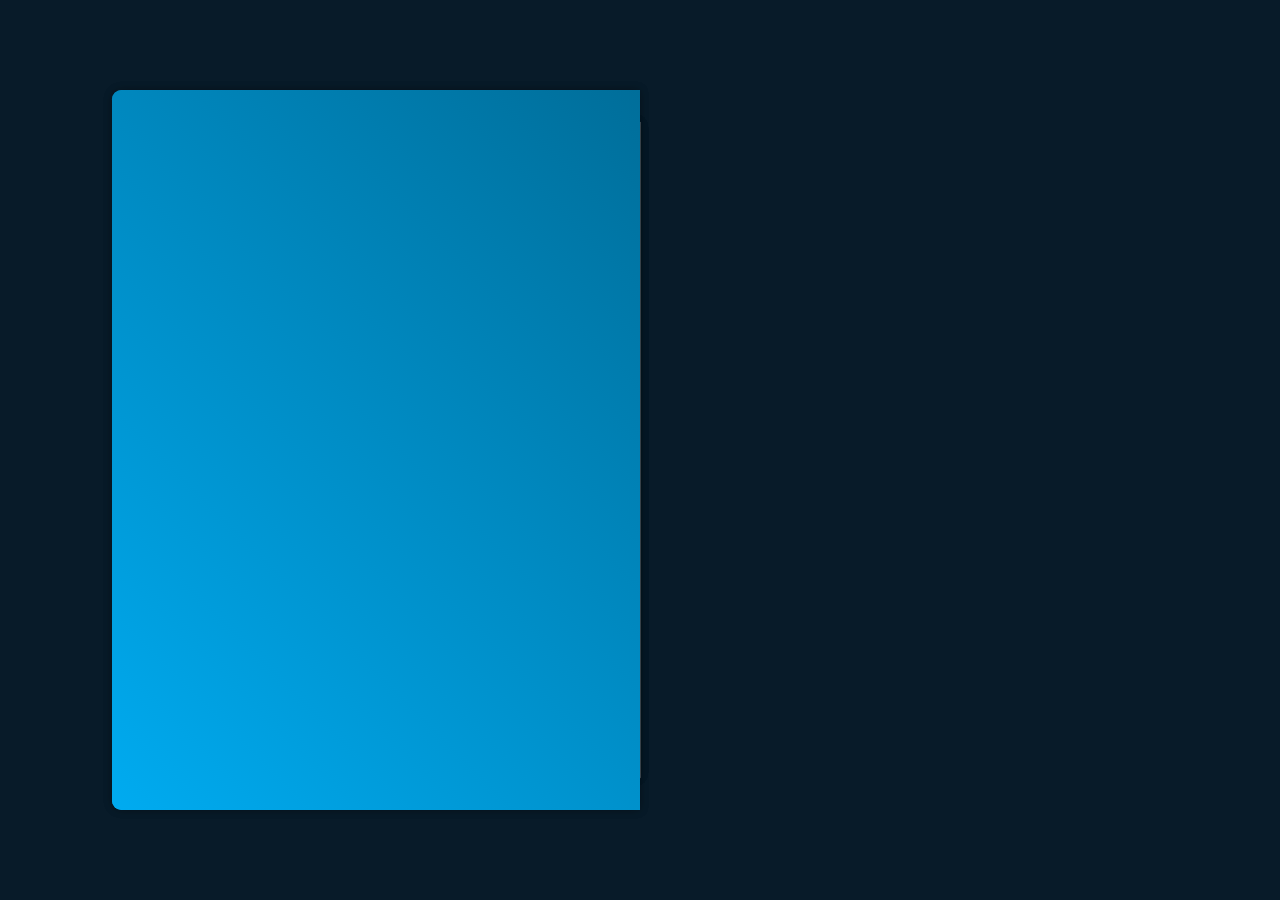
<file: HAIDER DAVID LEMUS ARIAS/HTML/index.html>
<!DOCTYPE html>
<html lang="en">

<head>
    <meta charset="UTF-8">
    <meta http-equiv="X-UA-Compatible" content="IE=edge">
    <meta name="viewport" content="width=device-width, initial-scale=1.0">
    <title> Portafolio 3D </title>
    <link rel="stylesheet" href="../CSS/styles.css">

    <!-- box icons -->
    <link href='https://unpkg.com/boxicons@2.1.4/css/boxicons.min.css' rel='stylesheet'>
</head>

<body>

    <div class="wrapper">
        <div class="cover cover-left"></div>
        <div class="cover cover-right "></div>

        <!-- 🔥 ESTE ERA EL ERROR -->
        <div class="book">

            <!-- Profile page -->
            <div class="book-page page-left"> 
                <div class="profile-page">
                    <img src="foto.jpg.jpeg" alt="">
                    <h1>Haider Lemus Arias</h1>
                    <h3>Estudiante de Ingeniería</h3>

                    <div class="social-media">
    <a href="https://www.facebook.com/share/18KP7wjm1u/?mibextid=wwXIfr" target="_blank">
        <i class='bx bxl-facebook'></i>
    </a>

    <a href="https://github.com/PUNTA30" target="_blank">
        <i class='bx bxl-github'></i>
    </a>

    <a href="https://www.instagram.com/arias_haider/" target="_blank">
        <i class='bx bxl-instagram-alt'></i>
    </a>

    <a href="https://www.tiktok.com/@haider.lemus.aria" target="_blank">
        <i class='bx bxl-tiktok'></i>
    </a>
</div>

                    <p>Estudiante de Ingeniería de Sistemas Cibernéticos, apasionado por el aprendizaje continuo y el desarrollo de habilidades tecnológicas. Me destaco por ser responsable, disciplinado y con capacidad de trabajo en equipo. Busco seguir creciendo académica y profesionalmente.</p>

                    <div class="btn-box">
                        
                        <a href="cv_pdf.pdf" class="btn" download>Download CV</a>
                        <a href="#" class="btn contact-me-btn">Contáctame</a>
                    </div>
                </div>
            </div>
            

            <!-- page 1 & 2 -->
            <div class="book-page page-right turn" id="turn-1">
                <!-- page 1 (work experience) -->
                <div class="page-front">
                    <h1 class="title">Experiencia Laboral</h1>
                    <div class="workeduc-box">

                <div class="workeduc-content">
                    <span class="year"><i class='bx bxs-calendar'></i> 2020 - 2024</span>
                    <h3>Emprendimiento Familiar</h3>
                    <p>Trabajé vendiendo comida en un emprendimiento familiar junto a mi mamá y mi hermana en el Chocó, donde apoyé en la preparación, atención al cliente y manejo del negocio, fortaleciendo habilidades como la responsabilidad, el trabajo en equipo y la comunicación.</p>
                </div>

                <div class="workeduc-content">
                    <span class="year"><i class='bx bxs-calendar'></i> 2025 - 2026</span>
                    <h3>Lavando platos</h3>
                    <p>Trabajé lavando platos entre 2025 y 2026, encargándome de la limpieza y organización de utensilios de cocina, manteniendo altos estándares de higiene y desarrollando habilidades como la responsabilidad, la rapidez y el trabajo en equipo.</p>
            </div>
        </div>

        <span class="number-page">1</span>

        <!--Next button-->
        <span class="nextprev-bnt" data-page="turn-1">
            <i class='bx bx-chevron-right'></i>
        </span>
    </div>
                
                
                <!-- page 2 (education) -->
                <div class="page-back">
                    <h1 class="title">Educacion</h1>

                    <div class="workeduc-box">

                <div class="workeduc-content">
                    <span class="year"><i class='bx bxs-calendar'></i> 2014 - 2019</span>
                    <h3>Curso de preescolar a Quinto grado</h3>
                    <p>Cursé mi educación primaria (de preescolar a quinto) en la Institución Educativa Gimnasio, en Quibdó, Chocó, donde adquirí las bases fundamentales de mi formación académica y personal.</p>
                </div>

                <div class="workeduc-content">
                    <span class="year"><i class='bx bxs-calendar'></i> 2019 - 2024</span>
                    <h3>Curso de Sexto grado a Undecimo grado</h3>
                    <p>Continué de sexto a octavo en la misma institución; posteriormente realicé noveno en la Institución Educativa Heliodo y finalicé décimo y undécimo en la Institución Educativa El Carmelo, en La Guajira, consolidando mis conocimientos y fortaleciendo mis habilidades académicas.</p>
                </div>

                <div class="workeduc-content">
                    <span class="year"><i class='bx bxs-calendar'></i> 2024 - 2026</span>
                    <h3>Semestre del Primero al Tercero</h3>
                    <p>Actualmente, me encuentro cursando tercer semestre de Ingeniería de Sistemas Cibernéticos en la Universidad de San Buenaventura, donde sigo desarrollando mis competencias en el área tecnológica.</p>
            </div>
        </div>

                    <span class="number-page">2</span>

        <!--prev button-->
        <span class="nextprev-bnt back" data-page="turn-1">
            <i class='bx bx-chevron-left'></i>
        </span>
    </div>
                </div>

                <!-- page 3 & 4 -->
                <div class="book-page page-right turn" id="turn-2">
                    <!-- page 3 (Mis servicios) -->
<div class="page-front">
    <h1 class="title">Mis Servicios</h1>

    <div class="services-box">

        <div class="services-content">
            <i class='bx bx-world'></i>
            <h3>Monitoreo Ambiental</h3>
            <p>Ofrezco servicios de monitoreo ambiental, realizando evaluaciones y análisis para garantizar el cumplimiento de normativas y la protección del medio ambiente.</p>
            <a href="#" class="btn">Learn More</a>
        </div>

        <div class="services-content">
            <i class='bx bx-code-alt'></i>
            <h3>Diseño Web</h3>
            <p>Diseño interfaces modernas, responsivas y atractivas para mejorar la experiencia del usuario.</p>
            <a href="#" class="btn">Learn More</a>
        </div>

        <div class="services-content">
            <i class='bx bx-run'></i>
            <h3>Entrenamiento</h3>
            <p>Ofrezco servicios de entrenamiento en habilidades técnicas y blandas, ayudando a los profesionales a desarrollar sus capacidades y mejorar su desempeño.</p>
            <a href="#" class="btn">Learn More</a>
        </div>

    </div>

    <span class="number-page">3</span>

        <!--Next button-->
        <span class="nextprev-bnt" data-page="turn-2">
            <i class='bx bx-chevron-right'></i>
        </span>
    </div>


                    <!-- page 4 (Mis habilidades) -->
                    <div class="page-back">
                        <h1 class="title">Mis Habilidades</h1>

                        <div class="skills-box">
                            <div class="skills-content">
                                <h3>Front-End</h3>
                                <div class="content">
                                    <span><i class='bx bxl-html5'></i>HTML</span>
                                    <span><i class='bx bxl-css3'></i>CSS</span>
                                    <span><i class='bx bxl-javascript'></i>JS</span>
                                </div>
                            </div>

                            <div class="skills-content">
                                <h3>Back-End</h3>
                                <div class="content">
                                    <span><i class='bx bxl-python'></i>Python</span>
                                    <span><i class='bx bxl-nodejs'></i>Node.js</span>
                                    <span><i class='bx bxl-java'></i>Java</span>
                                </div>
                            </div>

                            <div class="skills-content">
                                <h3>UI/UX Design</h3>
                                <div class="content">
                                    <span><i class='bx bxl-figma'></i>Figma</span>
                                </div>
                            </div>
                    </div>

                    <span class="number-page">4</span>

        <!--Next button-->
        <span class="nextprev-bnt back" data-page="turn-2">
            <i class='bx bx-chevron-left'></i>
        </span>
    </div>
                </div>

            <!-- page 5 & 6 -->
                <div class="book-page page-right turn" id="turn-3">
                    <!-- page 5 (Mis proyectos) -->
                    <div class="page-front">
                        <h1 class="title">Mis Proyectos</h1>
                        
                        <div class="portfolio-box">

    <div class="img-box">
        <img src="eco.png" alt="EcoGestor">
    </div>

    <div class="info-box">
        <div class="info-title">
            <h3>EcoGestor</h3>
            <a href="eco.png">Live Preview <i class='bx bx-link-external'></i></a>
        </div>

        <p><strong>Tecnologías:</strong> Python, HTML, CSS, JavaScript</p>

        <p>
            Aplicación desarrollada para monitorear el consumo energético en sistemas y hogares.
            Permite visualizar datos en tiempo real, identificar picos de consumo y optimizar
            el uso de recursos para mejorar la eficiencia energética.
        </p>
    </div>

    <div class="btn-box">
        <a href="https://github.com/PUNTA30/EcoGestor." class="btn">Ver Código</a>
    </div>

</div>
                        
                        <span class="number-page">5</span>

        <!--Next button-->
        <span class="nextprev-bnt" data-page="turn-3">
            <i class='bx bx-chevron-right'></i>
        </span>
    </div>
                    

                    <!-- page 6 (Contactame) -->
<div class="page-back">
    <h1 class="title">Contáctame!</h1>

    <div class="contact-box">
        <form action="#">
            <input type="text" class="field" placeholder="Nombre Completo" required>
            <input type="email" class="field" placeholder="Correo Electrónico" required>

            <textarea cols="30" rows="10" class="field" placeholder="Tu Mensaje" required></textarea>

            <input type="submit" class="btn" value="Enviar Mensaje">
        </form>
    </div>

    <span class="number-page">6</span>

    <!-- Botón volver -->
    <span class="nextprev-bnt back" data-page="turn-3">
        <i class='bx bx-chevron-left'></i>
    </span>

    <a href="#" class="back-profile">
        <p>Profile</p>
        <i class='bx bx-user'></i>
    </a>
</div>
                    </div>

                </div>

        </div> 
    </div>

    <script src="../JAVASCRIPT/document.js"></script>

</body>

</html>
</file>
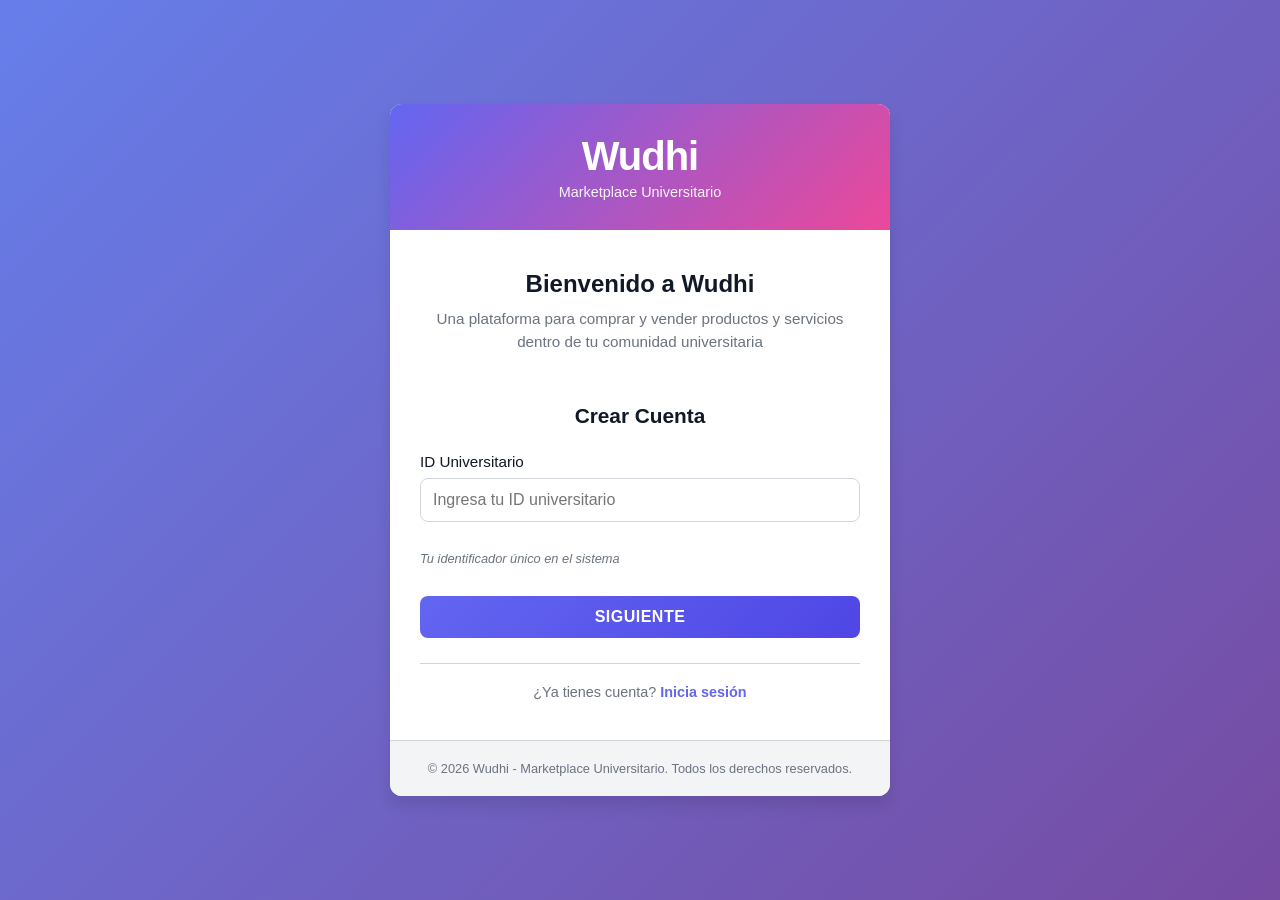
<file: Matias Morales Zuleta/Demo-store/index.html>
<!DOCTYPE html>
<html lang="es">
<head>
    <meta charset="UTF-8">
    <meta name="viewport" content="width=device-width, initial-scale=1.0">
    <title>Wudhi - Marketplace Universitario</title>
    <link rel="stylesheet" href="style.css">
</head>
<body>
    <div class="container">
        <!-- Header con Logo -->
        <header class="header">
            <div class="logo">
                <h1>Wudhi</h1>
                <p class="tagline">Marketplace Universitario</p>
            </div>
        </header>

        <!-- Contenedor Principal -->
        <main class="main-container">
            <!-- Panel de Bienvenida -->
            <div class="welcome-panel">
                <h2>Bienvenido a Wudhi</h2>
                <p>Una plataforma para comprar y vender productos y servicios dentro de tu comunidad universitaria</p>
            </div>

            <!-- Contenedor de Formularios -->
            <div class="forms-wrapper">
                <!-- Formulario de Registro -->
                <div id="register-form" class="form-container active">
                    <h3>Crear Cuenta</h3>
                    
                    <!-- ID Campo -->
                    <div class="form-group">
                        <label for="register-id">ID Universitario</label>
                        <input 
                            type="text" 
                            id="register-id" 
                            placeholder="Ingresa tu ID universitario"
                            maxlength="20"
                        >
                        <div class="field-status" id="id-status"></div>
                        <p class="field-hint">Tu identificador único en el sistema</p>
                    </div>

                    <!-- Name Campo -->
                    <div class="form-group hidden">
                        <label for="register-name">Nombre Completo</label>
                        <input 
                            type="text" 
                            id="register-name" 
                            placeholder="Ingresa tu nombre completo"
                            maxlength="50"
                            disabled
                        >
                        <div class="field-status" id="name-status"></div>
                        <p class="field-hint">Tu nombre será visible para otros usuarios</p>
                    </div>

                    <!-- Email Campo -->
                    <div class="form-group hidden">
                        <label for="register-email">Correo Electrónico</label>
                        <input 
                            type="email" 
                            id="register-email" 
                            placeholder="ejemplo@universidad.edu"
                            disabled
                        >
                        <div class="field-status" id="email-status"></div>
                        <p class="field-hint">Usa tu correo universitario preferentemente</p>
                    </div>

                    <!-- Password Campo -->
                    <div class="form-group hidden">
                        <label for="register-password">Contraseña</label>
                        <div class="password-input-wrapper">
                            <input 
                                type="password" 
                                id="register-password" 
                                placeholder="Mínimo 8 caracteres"
                                disabled
                            >
                            <button type="button" class="toggle-password" id="toggle-password-register">
                                <span class="eye-icon">👁️</span>
                            </button>
                        </div>
                        <div class="field-status" id="password-status"></div>
                        <div class="password-requirements">
                            <p id="req-length">✗ Mínimo 8 caracteres</p>
                            <p id="req-uppercase">✗ Una letra mayúscula</p>
                            <p id="req-number">✗ Un número</p>
                        </div>
                    </div>

                    <!-- Role Campo -->
                    <div class="form-group hidden">
                        <label for="register-role">Tipo de Usuario</label>
                        <div class="role-selector">
                            <div class="role-option">
                                <input 
                                    type="radio" 
                                    id="role-buyer" 
                                    name="role" 
                                    value="comprador"
                                    disabled
                                >
                                <label for="role-buyer" class="role-label">
                                    <span class="role-icon">🛍️</span>
                                    <span>Comprador</span>
                                </label>
                            </div>
                            <div class="role-option">
                                <input 
                                    type="radio" 
                                    id="role-seller" 
                                    name="role" 
                                    value="vendedor"
                                    disabled
                                >
                                <label for="role-seller" class="role-label">
                                    <span class="role-icon">📦</span>
                                    <span>Vendedor</span>
                                </label>
                            </div>
                        </div>
                        <div class="field-status" id="role-status"></div>
                        <p class="field-hint">Puedes cambiar esto más tarde en tu perfil</p>
                    </div>

                    <!-- CreatedAt (auto-generated) -->
                    <div class="form-group hidden">
                        <label>Cuenta Creada</label>
                        <div class="created-at-display" id="createdAt-display"></div>
                        <p class="field-hint">Se genera automáticamente al completar el registro</p>
                    </div>

                    <!-- Botones de Acción -->
                    <div class="form-actions">
                        <button type="button" class="btn btn-primary" id="next-field-btn">Siguiente</button>
                        <button type="button" class="btn btn-secondary" id="submit-register" style="display: none;">Crear Cuenta</button>
                    </div>

                    <!-- Toggle a Login -->
                    <div class="form-toggle">
                        <p>¿Ya tienes cuenta? 
                            <button type="button" id="toggle-to-login" class="link-btn">Inicia sesión</button>
                        </p>
                    </div>
                </div>

                <!-- Formulario de Login -->
                <div id="login-form" class="form-container hidden">
                    <h3>Iniciar Sesión</h3>

                    <!-- Email Login -->
                    <div class="form-group">
                        <label for="login-email">Correo o ID Universitario</label>
                        <input 
                            type="text" 
                            id="login-email" 
                            placeholder="ejemplo@universidad.edu o ID"
                        >
                        <div class="field-status" id="login-email-status"></div>
                    </div>

                    <!-- Password Login -->
                    <div class="form-group">
                        <label for="login-password">Contraseña</label>
                        <div class="password-input-wrapper">
                            <input 
                                type="password" 
                                id="login-password" 
                                placeholder="Ingresa tu contraseña"
                            >
                            <button type="button" class="toggle-password" id="toggle-password-login">
                                <span class="eye-icon">👁️</span>
                            </button>
                        </div>
                        <div class="field-status" id="login-password-status"></div>
                    </div>

                    <!-- Opciones de Login -->
                    <div class="login-options">
                        <label class="checkbox-label">
                            <input type="checkbox" id="remember-me">
                            <span>Recuérdame</span>
                        </label>
                        <button type="button" id="forgot-password-btn" class="link-btn">¿Olvidaste tu contraseña?</button>
                    </div>

                    <!-- Botón Submit -->
                    <div class="form-actions">
                        <button type="button" class="btn btn-primary" id="submit-login">Iniciar Sesión</button>
                    </div>

                    <!-- Toggle a Registro -->
                    <div class="form-toggle">
                        <p>¿No tienes cuenta? 
                            <button type="button" id="toggle-to-register" class="link-btn">Regístrate aquí</button>
                        </p>
                    </div>
                </div>

                <!-- Modal de Onboarding para Vendedores -->
                <div id="seller-onboarding-modal" class="modal hidden">
                    <div class="modal-content seller-onboarding">
                        <div class="modal-header">
                            <h3><i class="fas fa-store"></i> Configura tu Perfil de Vendedor</h3>
                            <button type="button" class="close-modal" id="close-seller-onboarding">&times;</button>
                        </div>

                        <!-- Paso 1: Selección de Categoría -->
                        <div id="step-category" class="onboarding-step active">
                            <div class="step-header">
                                <div class="step-indicator">
                                    <span class="step-number">1</span>
                                    <span class="step-title">Elige tu Categoría</span>
                                </div>
                                <div class="step-progress">
                                    <div class="progress-bar">
                                        <div class="progress-fill" style="width: 25%"></div>
                                    </div>
                                </div>
                            </div>

                            <div class="categories-grid">
                                <div class="category-card" data-category="alimentos">
                                    <div class="category-icon">🍽️</div>
                                    <h4>Alimentos</h4>
                                    <p>Postres, almuerzos, dulcería y más</p>
                                    <div class="category-subtypes">
                                        <span class="subtype-tag">Postres</span>
                                        <span class="subtype-tag">Almuerzos</span>
                                        <span class="subtype-tag">Dulcería</span>
                                    </div>
                                </div>

                                <div class="category-card" data-category="servicios-academicos">
                                    <div class="category-icon">🎓</div>
                                    <h4>Servicios Académicos</h4>
                                    <p>Tutorías, asesorías y ayuda académica</p>
                                    <div class="category-subtypes">
                                        <span class="subtype-tag">Tutorías</span>
                                        <span class="subtype-tag">Asesorías</span>
                                        <span class="subtype-tag">Ayuda</span>
                                    </div>
                                </div>

                                <div class="category-card" data-category="productos-varios">
                                    <div class="category-icon">📦</div>
                                    <h4>Productos Varios</h4>
                                    <p>Artículos diversos para estudiantes</p>
                                    <div class="category-subtypes">
                                        <span class="subtype-tag">Útiles</span>
                                        <span class="subtype-tag">Accesorios</span>
                                        <span class="subtype-tag">Otros</span>
                                    </div>
                                </div>

                                <div class="category-card" data-category="venta-independiente">
                                    <div class="category-icon">🏪</div>
                                    <h4>Venta Independiente</h4>
                                    <p>Productos y servicios personalizados</p>
                                    <div class="category-subtypes">
                                        <span class="subtype-tag">Personalizado</span>
                                        <span class="subtype-tag">Único</span>
                                        <span class="subtype-tag">Especial</span>
                                    </div>
                                </div>
                            </div>

                            <div class="step-actions">
                                <button type="button" class="btn btn-secondary" id="skip-onboarding">Omitir por ahora</button>
                                <button type="button" class="btn btn-primary" id="next-to-products" disabled>Siguiente</button>
                            </div>
                        </div>

                        <!-- Paso 2: Crear Productos/Servicios -->
                        <div id="step-products" class="onboarding-step">
                            <div class="step-header">
                                <div class="step-indicator">
                                    <span class="step-number">2</span>
                                    <span class="step-title" id="step-title">Agrega tus Productos</span>
                                </div>
                                <div class="step-progress">
                                    <div class="progress-bar">
                                        <div class="progress-fill" style="width: 50%"></div>
                                    </div>
                                </div>
                            </div>

                            <div class="products-section">
                                <div class="products-header">
                                    <h4>Tus Productos/Servicios</h4>
                                    <button type="button" class="btn btn-primary btn-sm" id="add-product-btn">
                                        <i class="fas fa-plus"></i> Agregar Producto
                                    </button>
                                </div>

                                <div id="products-list" class="products-list">
                                    <!-- Los productos se agregarán aquí dinámicamente -->
                                </div>

                                <div class="no-products-message">
                                    <div class="empty-icon">📦</div>
                                    <p>Aún no has agregado ningún producto</p>
                                    <p class="hint">Haz clic en "Agregar Producto" para comenzar</p>
                                </div>
                            </div>

                            <div class="step-actions">
                                <button type="button" class="btn btn-secondary" id="back-to-category">Atrás</button>
                                <button type="button" class="btn btn-primary" id="next-to-preview" disabled>Continuar</button>
                            </div>
                        </div>

                        <!-- Paso 3: Vista Previa y Confirmación -->
                        <div id="step-preview" class="onboarding-step">
                            <div class="step-header">
                                <div class="step-indicator">
                                    <span class="step-number">3</span>
                                    <span class="step-title">Vista Previa</span>
                                </div>
                                <div class="step-progress">
                                    <div class="progress-bar">
                                        <div class="progress-fill" style="width: 75%"></div>
                                    </div>
                                </div>
                            </div>

                            <div class="preview-section">
                                <h4>Así se verá tu tienda en Wudhi</h4>
                                <div class="store-preview">
                                    <div class="store-header">
                                        <div class="store-avatar">
                                            <i class="fas fa-user-circle"></i>
                                        </div>
                                        <div class="store-info">
                                            <h5 id="preview-store-name">Tu Tienda</h5>
                                            <p id="preview-store-category">Categoría seleccionada</p>
                                            <div class="store-rating">
                                                <i class="fas fa-star"></i>
                                                <span>Nueva tienda</span>
                                            </div>
                                        </div>
                                    </div>

                                    <div id="preview-products" class="preview-products">
                                        <!-- Los productos en vista previa se mostrarán aquí -->
                                    </div>
                                </div>
                            </div>

                            <div class="step-actions">
                                <button type="button" class="btn btn-secondary" id="back-to-products">Atrás</button>
                                <button type="button" class="btn btn-primary" id="finish-onboarding">¡Comenzar a Vender!</button>
                            </div>
                        </div>

                        <!-- Paso 4: Completado -->
                        <div id="step-complete" class="onboarding-step">
                            <div class="step-header">
                                <div class="step-indicator">
                                    <span class="step-number">✓</span>
                                    <span class="step-title">¡Listo!</span>
                                </div>
                                <div class="step-progress">
                                    <div class="progress-bar">
                                        <div class="progress-fill" style="width: 100%"></div>
                                    </div>
                                </div>
                            </div>

                            <div class="complete-section">
                                <div class="success-icon">🎉</div>
                                <h4>¡Tu perfil de vendedor está configurado!</h4>
                                <p>Ahora puedes comenzar a vender en Wudhi. Tus productos estarán visibles para otros estudiantes.</p>

                                <div class="next-steps">
                                    <h5>Próximos pasos:</h5>
                                    <ul>
                                        <li>Ve al catálogo para ver tus productos</li>
                                        <li>Actualiza tu perfil en la sección "Mi Perfil"</li>
                                        <li>Revisa tus órdenes y estadísticas</li>
                                    </ul>
                                </div>
                            </div>

                            <div class="step-actions">
                                <button type="button" class="btn btn-primary" id="go-to-dashboard">Ir al Dashboard</button>
                            </div>
                        </div>
                    </div>
                </div>

                <!-- Modal para Agregar Producto -->
                <div id="add-product-modal" class="modal hidden">
                    <div class="modal-content add-product-modal">
                        <div class="modal-header">
                            <h3><i class="fas fa-plus"></i> Agregar Producto/Servicio</h3>
                            <button type="button" class="close-modal" id="close-add-product">&times;</button>
                        </div>

                        <div class="modal-body">
                            <form id="add-product-form">
                                <div class="form-row">
                                    <div class="form-group">
                                        <label for="product-name">Nombre del Producto/Servicio *</label>
                                        <input type="text" id="product-name" placeholder="Ej: Torta de Chocolate" required>
                                        <div class="field-hint">Sé específico y atractivo</div>
                                    </div>
                                    <div class="form-group">
                                        <label for="product-price">Precio (COP) *</label>
                                        <input type="number" id="product-price" placeholder="15000" min="1000" step="1000" required>
                                        <div class="field-hint">Precio en pesos colombianos</div>
                                    </div>
                                </div>

                                <div class="form-group">
                                    <label for="product-description">Descripción *</label>
                                    <textarea id="product-description" rows="3" placeholder="Describe tu producto o servicio detalladamente..." required></textarea>
                                    <div class="field-hint">Incluye características, beneficios y cualquier información importante</div>
                                </div>

                                <div class="form-row">
                                    <div class="form-group">
                                        <label for="product-type">Tipo *</label>
                                        <select id="product-type" required>
                                            <option value="">Seleccionar tipo</option>
                                            <option value="productos">Producto Físico</option>
                                            <option value="servicios">Servicio</option>
                                            <option value="digital">Producto Digital</option>
                                        </select>
                                    </div>
                                    <div class="form-group">
                                        <label for="product-stock">Stock/Disponibilidad *</label>
                                        <input type="number" id="product-stock" placeholder="10" min="1" required>
                                        <div class="field-hint">Cantidad disponible o máximo de servicios</div>
                                    </div>
                                </div>

                                <!-- Campos específicos por categoría -->
                                <div id="category-specific-fields">
                                    <!-- Los campos específicos se cargarán dinámicamente -->
                                </div>

                                <div class="form-actions">
                                    <button type="button" class="btn btn-secondary" id="cancel-add-product">Cancelar</button>
                                    <button type="submit" class="btn btn-primary">Agregar Producto</button>
                                </div>
                            </form>
                        </div>
                    </div>
                </div>

                <!-- Modal de Recuperación de Contraseña -->
                <div id="recovery-modal" class="modal hidden">
                    <div class="modal-content">
                        <div class="modal-header">
                            <h3>Recuperar Contraseña</h3>
                            <button type="button" class="close-modal" id="close-recovery">&times;</button>
                        </div>
                        <div class="modal-body">
                            <p>Ingresa tu correo o ID universitario para recuperar tu contraseña</p>
                            <div class="form-group">
                                <input 
                                    type="text" 
                                    id="recovery-email" 
                                    placeholder="ejemplo@universidad.edu o ID"
                                >
                            </div>
                            <div class="field-status" id="recovery-status"></div>
                        </div>
                        <div class="modal-actions">
                            <button type="button" class="btn btn-primary" id="send-recovery">Enviar Instrucciones</button>
                            <button type="button" class="btn btn-secondary" id="cancel-recovery">Cancelar</button>
                        </div>
                    </div>
                </div>
            </div>
        </main>

        <!-- Footer -->
        <footer class="footer">
            <p>&copy; 2026 Wudhi - Marketplace Universitario. Todos los derechos reservados.</p>
        </footer>
    </div>

    <script src="script.js"></script>
</body>
</html>
</file>
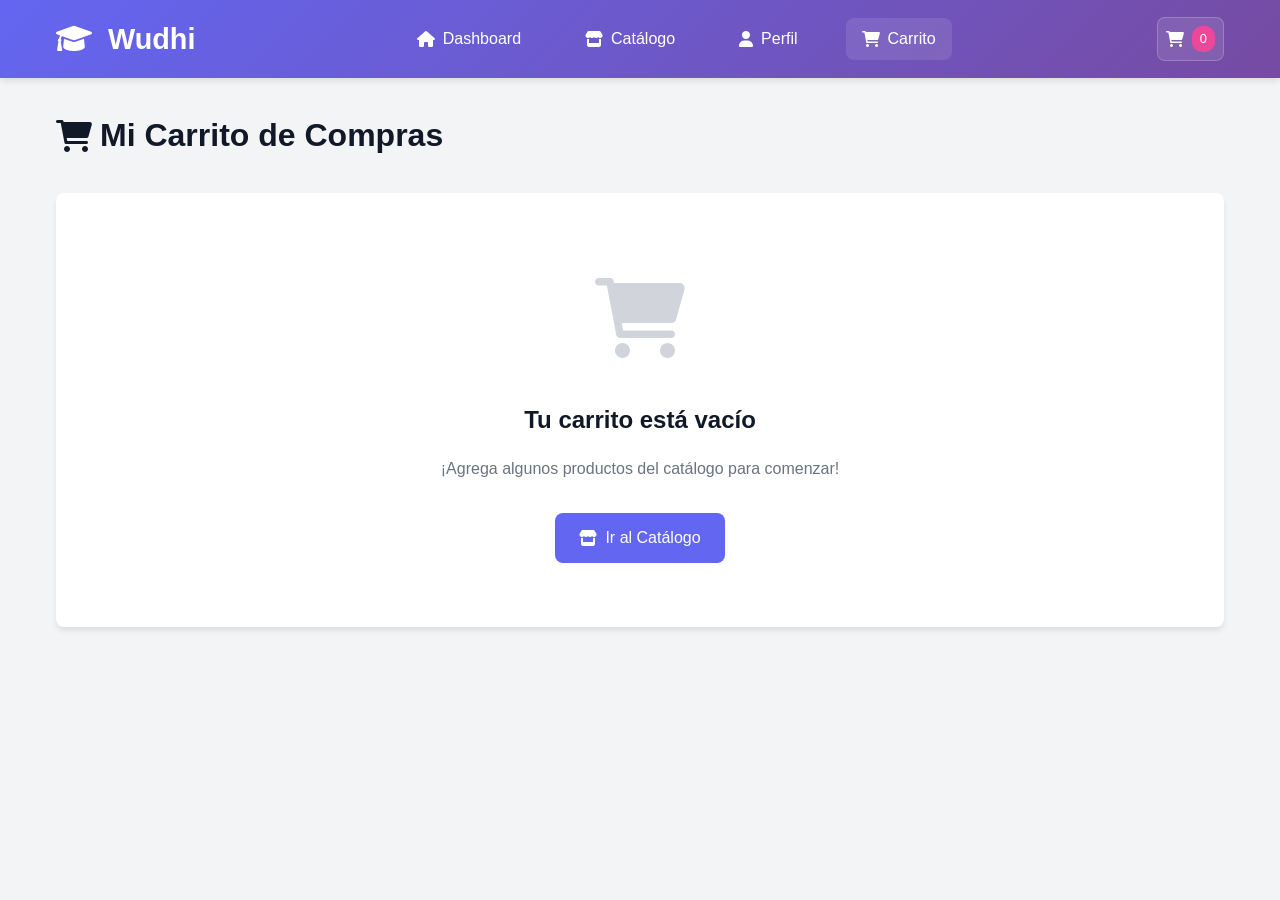
<file: Matias Morales Zuleta/Demo-store/cart.html>
<!DOCTYPE html>
<html lang="es">
<head>
    <meta charset="UTF-8">
    <meta name="viewport" content="width=device-width, initial-scale=1.0">
    <title>Carrito de Compras - Wudhi</title>
    <link rel="stylesheet" href="cart.css">
    <link href="https://cdnjs.cloudflare.com/ajax/libs/font-awesome/6.0.0/css/all.min.css" rel="stylesheet">
</head>
<body>
    <!-- Header -->
    <header class="header">
        <div class="header-content">
            <div class="logo">
                <h1><i class="fas fa-graduation-cap"></i> Wudhi</h1>
            </div>
            <nav class="nav">
                <a href="dashboard.html" class="nav-link"><i class="fas fa-home"></i> Dashboard</a>
                <a href="catalog.html" class="nav-link"><i class="fas fa-store"></i> Catálogo</a>
                <a href="profile.html" class="nav-link"><i class="fas fa-user"></i> Perfil</a>
                <a href="cart.html" class="nav-link active"><i class="fas fa-shopping-cart"></i> Carrito</a>
            </nav>
            <div class="cart-count" id="cartCount">
                <i class="fas fa-shopping-cart"></i>
                <span class="count">0</span>
            </div>
        </div>
    </header>

    <div class="container">
        <h1 class="page-title"><i class="fas fa-shopping-cart"></i> Mi Carrito de Compras</h1>

        <!-- Empty Cart State -->
        <div id="emptyCart" class="empty-cart">
            <div class="empty-cart-icon">
                <i class="fas fa-shopping-cart"></i>
            </div>
            <h2>Tu carrito está vacío</h2>
            <p>¡Agrega algunos productos del catálogo para comenzar!</p>
            <a href="catalog.html" class="btn-primary">
                <i class="fas fa-store"></i> Ir al Catálogo
            </a>
        </div>

        <!-- Cart Content -->
        <div id="cartContent" class="cart-content">
            <!-- Cart Items -->
            <div class="cart-items" id="cartItems">
                <!-- Items will be loaded here -->
            </div>

            <!-- Cart Summary -->
            <div class="cart-summary">
                <div class="summary-card">
                    <h3><i class="fas fa-receipt"></i> Resumen del Pedido</h3>

                    <div class="summary-row">
                        <span>Subtotal:</span>
                        <span id="subtotal">$0</span>
                    </div>

                    <div class="summary-row">
                        <span>Envío:</span>
                        <span id="shipping">$0</span>
                    </div>

                    <div class="summary-row">
                        <span>Impuestos:</span>
                        <span id="tax">$0</span>
                    </div>

                    <hr>

                    <div class="summary-row total">
                        <span><strong>Total:</strong></span>
                        <span id="total"><strong>$0</strong></span>
                    </div>

                    <button class="btn-primary checkout-btn" onclick="proceedToCheckout()">
                        <i class="fas fa-credit-card"></i> Proceder al Pago
                    </button>

                    <button class="btn-secondary" onclick="continueShopping()">
                        <i class="fas fa-arrow-left"></i> Continuar Comprando
                    </button>
                </div>

                <!-- Promo Code -->
                <div class="promo-section">
                    <h4><i class="fas fa-tag"></i> Código de Descuento</h4>
                    <div class="promo-input">
                        <input type="text" id="promoCode" placeholder="Ingresa código promocional">
                        <button class="btn-secondary" onclick="applyPromoCode()">
                            <i class="fas fa-check"></i> Aplicar
                        </button>
                    </div>
                    <p class="promo-hint">Códigos válidos: ESTUDIANTE10, UNIV20</p>
                </div>
            </div>
        </div>
    </div>

    <!-- Checkout Modal -->
    <div id="checkoutModal" class="modal">
        <div class="modal-content">
            <div class="modal-header">
                <h3><i class="fas fa-credit-card"></i> Finalizar Compra</h3>
                <button class="close-btn" onclick="closeCheckoutModal()">
                    <i class="fas fa-times"></i>
                </button>
            </div>

            <div class="checkout-form">
                <!-- Shipping Information -->
                <div class="checkout-section">
                    <h4><i class="fas fa-truck"></i> Información de Envío</h4>
                    <div class="form-row">
                        <div class="form-group">
                            <label for="shippingName">Nombre Completo</label>
                            <input type="text" id="shippingName" required>
                        </div>
                        <div class="form-group">
                            <label for="shippingPhone">Teléfono</label>
                            <input type="tel" id="shippingPhone" required>
                        </div>
                    </div>
                    <div class="form-group">
                        <label for="shippingAddress">Dirección</label>
                        <input type="text" id="shippingAddress" placeholder="Dirección completa" required>
                    </div>
                    <div class="form-row">
                        <div class="form-group">
                            <label for="shippingCity">Ciudad</label>
                            <input type="text" id="shippingCity" required>
                        </div>
                        <div class="form-group">
                            <label for="shippingPostal">Código Postal</label>
                            <input type="text" id="shippingPostal" required>
                        </div>
                    </div>
                </div>

                <!-- Payment Information -->
                <div class="checkout-section">
                    <h4><i class="fas fa-credit-card"></i> Información de Pago</h4>
                    <div class="form-group">
                        <label for="cardNumber">Número de Tarjeta</label>
                        <input type="text" id="cardNumber" placeholder="1234 5678 9012 3456" required>
                    </div>
                    <div class="form-row">
                        <div class="form-group">
                            <label for="expiryDate">Fecha de Expiración</label>
                            <input type="text" id="expiryDate" placeholder="MM/YY" required>
                        </div>
                        <div class="form-group">
                            <label for="cvv">CVV</label>
                            <input type="text" id="cvv" placeholder="123" required>
                        </div>
                    </div>
                    <div class="form-group">
                        <label for="cardName">Nombre en la Tarjeta</label>
                        <input type="text" id="cardName" required>
                    </div>
                </div>

                <!-- Order Summary -->
                <div class="checkout-section">
                    <h4><i class="fas fa-list"></i> Resumen de la Orden</h4>
                    <div id="checkoutItems" class="checkout-items">
                        <!-- Items will be loaded here -->
                    </div>
                    <div class="checkout-total">
                        <div class="summary-row">
                            <span>Subtotal:</span>
                            <span id="checkoutSubtotal">$0</span>
                        </div>
                        <div class="summary-row">
                            <span>Envío:</span>
                            <span id="checkoutShipping">$0</span>
                        </div>
                        <div class="summary-row">
                            <span>Impuestos:</span>
                            <span id="checkoutTax">$0</span>
                        </div>
                        <hr>
                        <div class="summary-row total">
                            <span><strong>Total:</strong></span>
                            <span id="checkoutTotal"><strong>$0</strong></span>
                        </div>
                    </div>
                </div>

                <button class="btn-primary confirm-order-btn" onclick="confirmOrder()">
                    <i class="fas fa-check"></i> Confirmar Orden
                </button>
            </div>
        </div>
    </div>

    <script src="cart.js"></script>
</body>
</html>
</file>
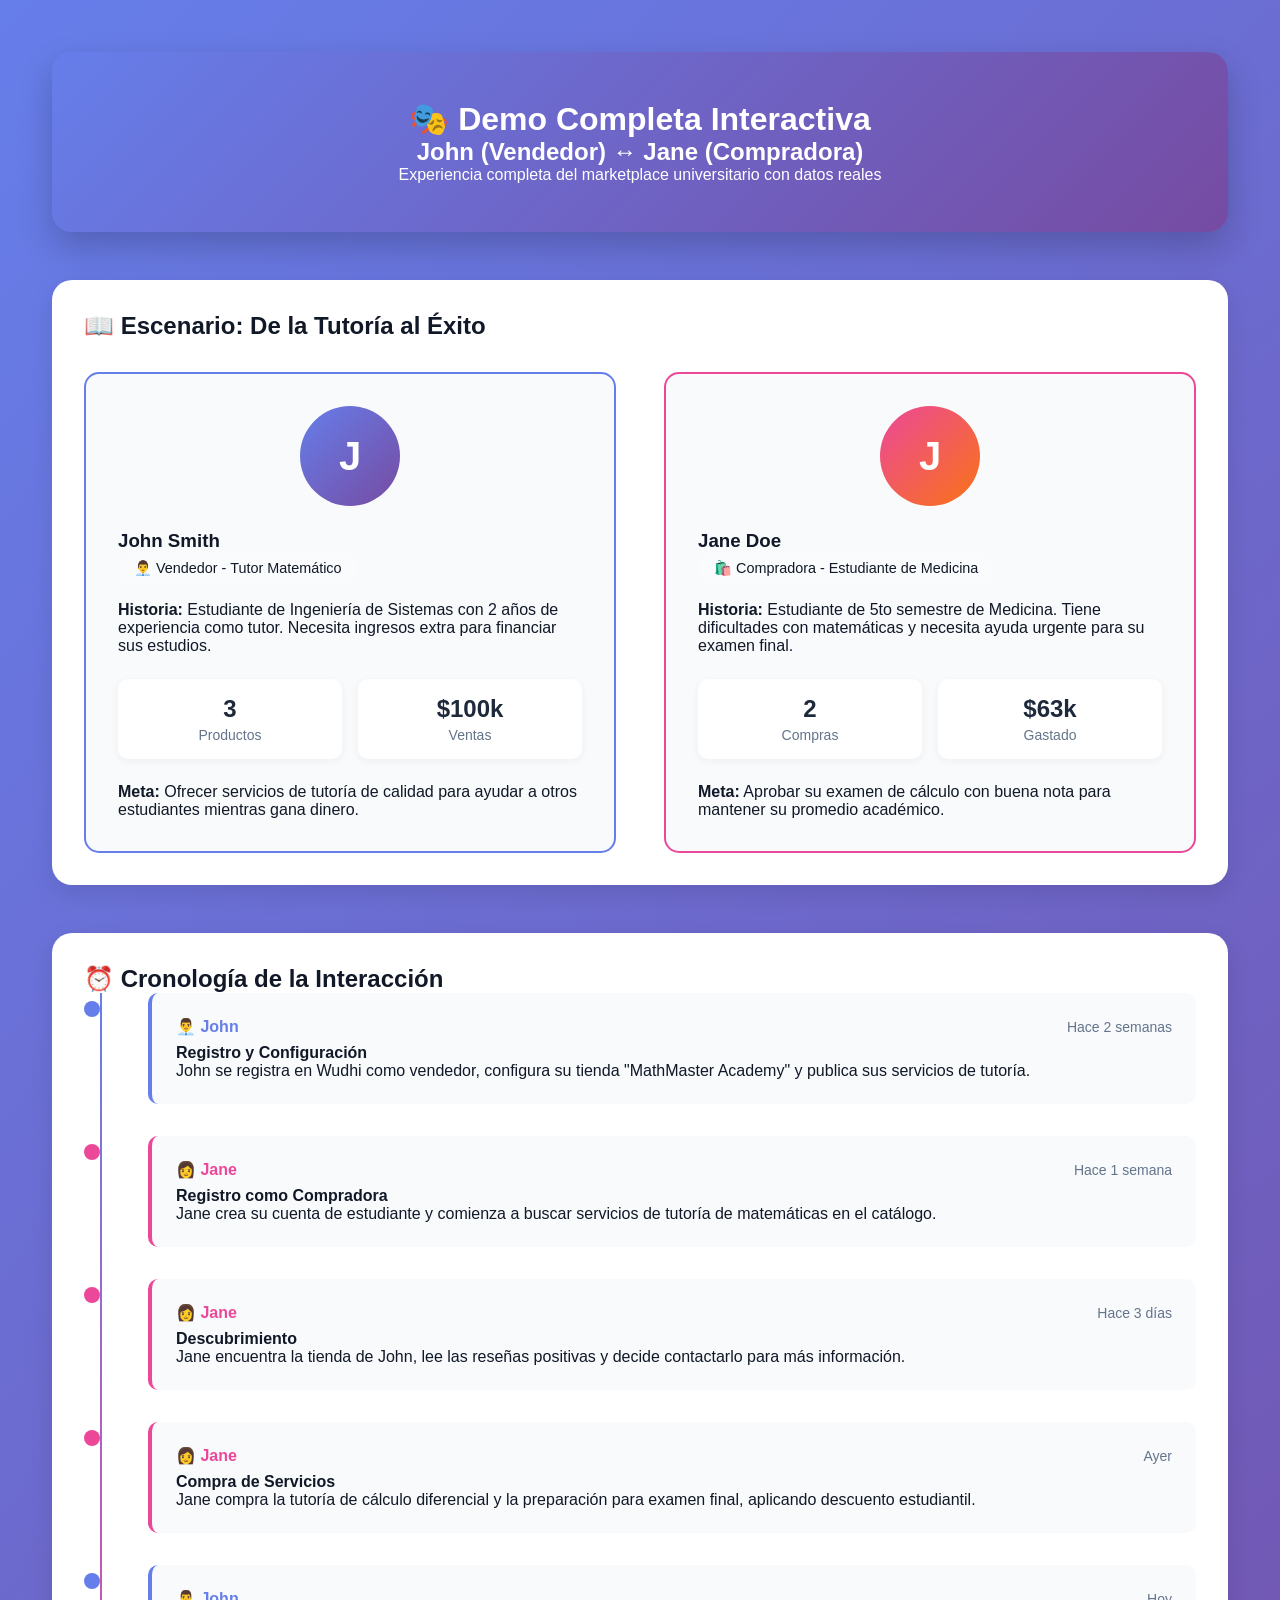
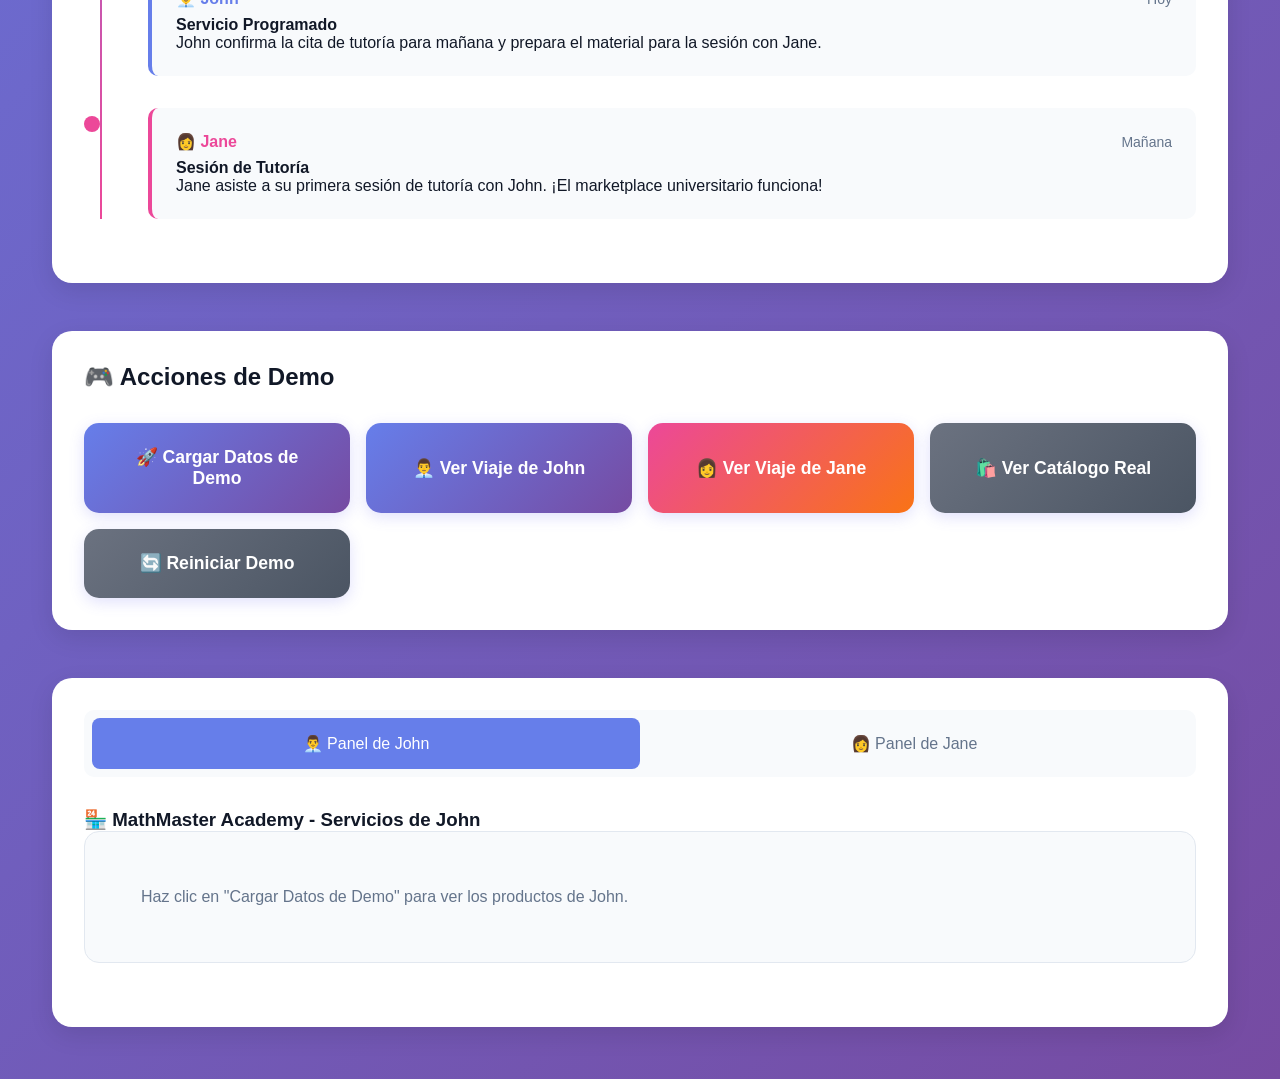
<file: Matias Morales Zuleta/Demo-store/demo-complete.html>
<!DOCTYPE html>
<html lang="es">
<head>
    <meta charset="UTF-8">
    <meta name="viewport" content="width=device-width, initial-scale=1.0">
    <title>Demo Completa - John & Jane en Wudhi</title>
    <link rel="stylesheet" href="style.css">
    <style>
        .demo-complete {
            max-width: 1400px;
            margin: 0 auto;
            padding: 2rem;
        }

        .demo-header {
            text-align: center;
            margin-bottom: 3rem;
            background: linear-gradient(135deg, #667eea 0%, #764ba2 100%);
            color: white;
            padding: 3rem 2rem;
            border-radius: 20px;
            box-shadow: 0 15px 35px rgba(0,0,0,0.2);
        }

        .scenario-overview {
            background: white;
            border-radius: 20px;
            padding: 2rem;
            margin-bottom: 3rem;
            box-shadow: 0 8px 25px rgba(0,0,0,0.1);
        }

        .scenario-grid {
            display: grid;
            grid-template-columns: 1fr 1fr;
            gap: 3rem;
            margin-top: 2rem;
        }

        .character-card {
            background: #f8fafc;
            border-radius: 15px;
            padding: 2rem;
            border: 2px solid transparent;
            transition: all 0.3s ease;
        }

        .character-card:hover {
            transform: translateY(-5px);
            box-shadow: 0 10px 30px rgba(0,0,0,0.15);
        }

        .character-card.john {
            border-color: #667eea;
        }

        .character-card.jane {
            border-color: #ec4899;
        }

        .character-avatar {
            width: 100px;
            height: 100px;
            border-radius: 50%;
            margin: 0 auto 1.5rem;
            display: flex;
            align-items: center;
            justify-content: center;
            font-size: 2.5rem;
            font-weight: bold;
            color: white;
        }

        .character-avatar.john {
            background: linear-gradient(135deg, #667eea, #764ba2);
        }

        .character-avatar.jane {
            background: linear-gradient(135deg, #ec4899, #f97316);
        }

        .character-role {
            display: inline-block;
            background: rgba(255,255,255,0.2);
            padding: 0.5rem 1rem;
            border-radius: 20px;
            font-size: 0.9rem;
            margin-bottom: 1rem;
        }

        .character-stats {
            display: grid;
            grid-template-columns: repeat(2, 1fr);
            gap: 1rem;
            margin: 1.5rem 0;
        }

        .stat-item {
            text-align: center;
            padding: 1rem;
            background: white;
            border-radius: 10px;
            box-shadow: 0 2px 8px rgba(0,0,0,0.05);
        }

        .stat-value {
            font-size: 1.5rem;
            font-weight: bold;
            color: #1e293b;
        }

        .stat-label {
            font-size: 0.875rem;
            color: #64748b;
            margin-top: 0.25rem;
        }

        .interaction-timeline {
            background: white;
            border-radius: 20px;
            padding: 2rem;
            margin-bottom: 3rem;
            box-shadow: 0 8px 25px rgba(0,0,0,0.1);
        }

        .timeline {
            position: relative;
            padding-left: 2rem;
        }

        .timeline::before {
            content: '';
            position: absolute;
            left: 1rem;
            top: 0;
            bottom: 0;
            width: 2px;
            background: linear-gradient(to bottom, #667eea, #ec4899);
        }

        .timeline-item {
            position: relative;
            margin-bottom: 2rem;
            padding-left: 2rem;
        }

        .timeline-item::before {
            content: '';
            position: absolute;
            left: -2rem;
            top: 0.5rem;
            width: 1rem;
            height: 1rem;
            border-radius: 50%;
            background: #667eea;
        }

        .timeline-item.jane::before {
            background: #ec4899;
        }

        .timeline-content {
            background: #f8fafc;
            padding: 1.5rem;
            border-radius: 10px;
            border-left: 4px solid #667eea;
        }

        .timeline-item.jane .timeline-content {
            border-left-color: #ec4899;
        }

        .timeline-header {
            display: flex;
            justify-content: space-between;
            align-items: center;
            margin-bottom: 0.5rem;
        }

        .timeline-user {
            font-weight: bold;
            color: #667eea;
        }

        .timeline-item.jane .timeline-user {
            color: #ec4899;
        }

        .timeline-time {
            font-size: 0.875rem;
            color: #64748b;
        }

        .demo-actions {
            background: white;
            border-radius: 20px;
            padding: 2rem;
            margin-bottom: 3rem;
            box-shadow: 0 8px 25px rgba(0,0,0,0.1);
        }

        .action-buttons {
            display: grid;
            grid-template-columns: repeat(auto-fit, minmax(250px, 1fr));
            gap: 1rem;
            margin-top: 2rem;
        }

        .action-btn {
            background: linear-gradient(135deg, #667eea, #764ba2);
            color: white;
            border: none;
            padding: 1.5rem 2rem;
            border-radius: 15px;
            cursor: pointer;
            font-size: 1.1rem;
            font-weight: 600;
            transition: all 0.3s ease;
            text-align: center;
            box-shadow: 0 4px 15px rgba(102, 102, 238, 0.2);
        }

        .action-btn:hover {
            transform: translateY(-3px);
            box-shadow: 0 8px 25px rgba(102, 102, 238, 0.3);
        }

        .action-btn.jane {
            background: linear-gradient(135deg, #ec4899, #f97316);
        }

        .action-btn.jane:hover {
            box-shadow: 0 8px 25px rgba(236, 72, 153, 0.3);
        }

        .action-btn.secondary {
            background: linear-gradient(135deg, #6b7280, #4b5563);
        }

        .action-btn.secondary:hover {
            box-shadow: 0 8px 25px rgba(107, 114, 128, 0.3);
        }

        .live-demo {
            background: white;
            border-radius: 20px;
            padding: 2rem;
            box-shadow: 0 8px 25px rgba(0,0,0,0.1);
        }

        .demo-tabs {
            display: flex;
            margin-bottom: 2rem;
            background: #f8fafc;
            border-radius: 10px;
            padding: 0.5rem;
        }

        .demo-tab {
            flex: 1;
            padding: 1rem;
            border-radius: 8px;
            cursor: pointer;
            text-align: center;
            font-weight: 500;
            transition: all 0.3s ease;
            color: #64748b;
        }

        .demo-tab.active {
            background: #667eea;
            color: white;
        }

        .demo-tab.jane.active {
            background: #ec4899;
        }

        .demo-content {
            display: none;
        }

        .demo-content.active {
            display: block;
        }

        .product-showcase {
            display: grid;
            grid-template-columns: repeat(auto-fit, minmax(300px, 1fr));
            gap: 1.5rem;
            margin-bottom: 2rem;
        }

        .product-card {
            background: #f8fafc;
            border-radius: 15px;
            padding: 1.5rem;
            border: 1px solid #e2e8f0;
            transition: all 0.3s ease;
        }

        .product-card:hover {
            transform: translateY(-5px);
            box-shadow: 0 10px 25px rgba(0,0,0,0.1);
        }

        .product-header {
            display: flex;
            justify-content: space-between;
            align-items: flex-start;
            margin-bottom: 1rem;
        }

        .product-price {
            font-size: 1.25rem;
            font-weight: bold;
            color: #059669;
        }

        .product-description {
            color: #64748b;
            margin-bottom: 1rem;
            line-height: 1.5;
        }

        .cart-summary {
            background: #f0f9ff;
            border: 1px solid #bae6fd;
            border-radius: 10px;
            padding: 1.5rem;
        }

        .cart-item {
            display: flex;
            justify-content: space-between;
            align-items: center;
            padding: 1rem;
            background: white;
            border-radius: 8px;
            margin-bottom: 0.5rem;
        }

        .cart-total {
            border-top: 2px solid #bae6fd;
            padding-top: 1rem;
            margin-top: 1rem;
            font-size: 1.25rem;
            font-weight: bold;
            color: #0369a1;
            text-align: center;
        }

        .notification {
            position: fixed;
            top: 20px;
            right: 20px;
            background: #10b981;
            color: white;
            padding: 1rem 1.5rem;
            border-radius: 8px;
            box-shadow: 0 4px 15px rgba(16, 185, 129, 0.3);
            z-index: 1000;
            transform: translateX(400px);
            transition: transform 0.3s ease;
        }

        .notification.show {
            transform: translateX(0);
        }

        .notification.error {
            background: #ef4444;
            box-shadow: 0 4px 15px rgba(239, 68, 68, 0.3);
        }
    </style>
</head>
<body>
    <div class="demo-complete">
        <header class="demo-header">
            <h1>🎭 Demo Completa Interactiva</h1>
            <h2>John (Vendedor) ↔ Jane (Compradora)</h2>
            <p>Experiencia completa del marketplace universitario con datos reales</p>
        </header>

        <!-- Resumen del Escenario -->
        <section class="scenario-overview">
            <h2>📖 Escenario: De la Tutoría al Éxito</h2>
            <div class="scenario-grid">
                <div class="character-card john">
                    <div class="character-avatar john">J</div>
                    <h3>John Smith</h3>
                    <div class="character-role">👨‍💼 Vendedor - Tutor Matemático</div>
                    <p><strong>Historia:</strong> Estudiante de Ingeniería de Sistemas con 2 años de experiencia como tutor. Necesita ingresos extra para financiar sus estudios.</p>

                    <div class="character-stats">
                        <div class="stat-item">
                            <div class="stat-value">3</div>
                            <div class="stat-label">Productos</div>
                        </div>
                        <div class="stat-item">
                            <div class="stat-value">$100k</div>
                            <div class="stat-label">Ventas</div>
                        </div>
                    </div>

                    <p><strong>Meta:</strong> Ofrecer servicios de tutoría de calidad para ayudar a otros estudiantes mientras gana dinero.</p>
                </div>

                <div class="character-card jane">
                    <div class="character-avatar jane">J</div>
                    <h3>Jane Doe</h3>
                    <div class="character-role">🛍️ Compradora - Estudiante de Medicina</div>
                    <p><strong>Historia:</strong> Estudiante de 5to semestre de Medicina. Tiene dificultades con matemáticas y necesita ayuda urgente para su examen final.</p>

                    <div class="character-stats">
                        <div class="stat-item">
                            <div class="stat-value">2</div>
                            <div class="stat-label">Compras</div>
                        </div>
                        <div class="stat-item">
                            <div class="stat-value">$63k</div>
                            <div class="stat-label">Gastado</div>
                        </div>
                    </div>

                    <p><strong>Meta:</strong> Aprobar su examen de cálculo con buena nota para mantener su promedio académico.</p>
                </div>
            </div>
        </section>

        <!-- Timeline de Interacción -->
        <section class="interaction-timeline">
            <h2>⏰ Cronología de la Interacción</h2>
            <div class="timeline">
                <div class="timeline-item">
                    <div class="timeline-content">
                        <div class="timeline-header">
                            <span class="timeline-user">👨‍💼 John</span>
                            <span class="timeline-time">Hace 2 semanas</span>
                        </div>
                        <h4>Registro y Configuración</h4>
                        <p>John se registra en Wudhi como vendedor, configura su tienda "MathMaster Academy" y publica sus servicios de tutoría.</p>
                    </div>
                </div>

                <div class="timeline-item jane">
                    <div class="timeline-content">
                        <div class="timeline-header">
                            <span class="timeline-user">👩 Jane</span>
                            <span class="timeline-time">Hace 1 semana</span>
                        </div>
                        <h4>Registro como Compradora</h4>
                        <p>Jane crea su cuenta de estudiante y comienza a buscar servicios de tutoría de matemáticas en el catálogo.</p>
                    </div>
                </div>

                <div class="timeline-item jane">
                    <div class="timeline-content">
                        <div class="timeline-header">
                            <span class="timeline-user">👩 Jane</span>
                            <span class="timeline-time">Hace 3 días</span>
                        </div>
                        <h4>Descubrimiento</h4>
                        <p>Jane encuentra la tienda de John, lee las reseñas positivas y decide contactarlo para más información.</p>
                    </div>
                </div>

                <div class="timeline-item jane">
                    <div class="timeline-content">
                        <div class="timeline-header">
                            <span class="timeline-user">👩 Jane</span>
                            <span class="timeline-time">Ayer</span>
                        </div>
                        <h4>Compra de Servicios</h4>
                        <p>Jane compra la tutoría de cálculo diferencial y la preparación para examen final, aplicando descuento estudiantil.</p>
                    </div>
                </div>

                <div class="timeline-item">
                    <div class="timeline-content">
                        <div class="timeline-header">
                            <span class="timeline-user">👨‍💼 John</span>
                            <span class="timeline-time">Hoy</span>
                        </div>
                        <h4>Servicio Programado</h4>
                        <p>John confirma la cita de tutoría para mañana y prepara el material para la sesión con Jane.</p>
                    </div>
                </div>

                <div class="timeline-item jane">
                    <div class="timeline-content">
                        <div class="timeline-header">
                            <span class="timeline-user">👩 Jane</span>
                            <span class="timeline-time">Mañana</span>
                        </div>
                        <h4>Sesión de Tutoría</h4>
                        <p>Jane asiste a su primera sesión de tutoría con John. ¡El marketplace universitario funciona!</p>
                    </div>
                </div>
            </div>
        </section>

        <!-- Acciones de Demo -->
        <section class="demo-actions">
            <h2>🎮 Acciones de Demo</h2>
            <div class="action-buttons">
                <button class="action-btn" onclick="setupDemoData()">🚀 Cargar Datos de Demo</button>
                <button class="action-btn" onclick="startJohnJourney()">👨‍💼 Ver Viaje de John</button>
                <button class="action-btn jane" onclick="startJaneJourney()">👩 Ver Viaje de Jane</button>
                <button class="action-btn secondary" onclick="viewCatalog()">🛍️ Ver Catálogo Real</button>
                <button class="action-btn secondary" onclick="resetDemo()">🔄 Reiniciar Demo</button>
            </div>
        </section>

        <!-- Demo Interactiva en Vivo -->
        <section class="live-demo">
            <div class="demo-tabs">
                <div class="demo-tab active" onclick="switchTab('john')">👨‍💼 Panel de John</div>
                <div class="demo-tab jane" onclick="switchTab('jane')">👩 Panel de Jane</div>
            </div>

            <!-- Panel de John -->
            <div id="johnPanel" class="demo-content active">
                <h3>🏪 MathMaster Academy - Servicios de John</h3>
                <div class="product-showcase" id="johnProducts">
                    <div class="product-card">
                        <p style="text-align: center; color: #64748b; padding: 2rem;">
                            Haz clic en "Cargar Datos de Demo" para ver los productos de John.
                        </p>
                    </div>
                </div>
            </div>

            <!-- Panel de Jane -->
            <div id="janePanel" class="demo-content">
                <h3>🛒 Carrito de Compras de Jane</h3>
                <div class="cart-summary" id="janeCart">
                    <div class="cart-item">
                        <span style="color: #64748b; font-style: italic;">El carrito está vacío</span>
                        <span></span>
                    </div>
                    <div class="cart-total">Total: $0</div>
                </div>

                <h3 style="margin-top: 2rem;">📋 Órdenes de Jane</h3>
                <div id="janeOrders">
                    <p style="text-align: center; color: #64748b; padding: 2rem;">
                        Aún no hay órdenes.
                    </p>
                </div>
            </div>
        </section>
    </div>

    <!-- Notificaciones -->
    <div id="notification" class="notification"></div>

    <script>
        // Datos de demo
        const demoData = {
            john: {
                user: {
                    id: 1,
                    name: "John Smith",
                    email: "john.smith@universidad.edu",
                    role: "vendedor",
                    university: "Universidad Nacional",
                    phone: "+57 300 123 4567",
                    createdAt: new Date().toISOString()
                },
                store: {
                    id: 1,
                    sellerId: 1,
                    storeName: "MathMaster Academy",
                    storeSlug: "mathmaster-academy",
                    category: "servicios-academicos",
                    rating: 4.8,
                    createdAt: new Date().toISOString()
                },
                products: [
                    {
                        id: 1,
                        name: "Tutoría de Cálculo Diferencial",
                        description: "Sesiones personalizadas de cálculo diferencial e integral. Ayuda con límites, derivadas, integrales definidas e indefinidas. Más de 30 estudiantes aprobados con mis métodos.",
                        price: 25000,
                        category: "tutoria",
                        experience: "2 años como tutor universitario",
                        modality: "virtual",
                        duration: "1 hora"
                    },
                    {
                        id: 2,
                        name: "Clases de Álgebra Lineal",
                        description: "Explicación completa de matrices, vectores, espacios vectoriales, determinantes y sistemas de ecuaciones. Incluye material complementario y ejercicios prácticos.",
                        price: 30000,
                        category: "clases",
                        experience: "Profesor auxiliar en universidad",
                        modality: "presencial",
                        duration: "2 horas"
                    },
                    {
                        id: 3,
                        name: "Preparación para Examen Final de Matemáticas",
                        description: "Sesiones intensivas de preparación para exámenes finales. Repaso completo de todos los temas, ejercicios prácticos, simulacros y estrategias de estudio.",
                        price: 45000,
                        category: "asesoria",
                        experience: "Especialista en preparación de exámenes",
                        modality: "ambas",
                        duration: "Sesión completa"
                    }
                ]
            },
            jane: {
                user: {
                    id: 2,
                    name: "Jane Doe",
                    email: "jane.doe@universidad.edu",
                    role: "comprador",
                    university: "Universidad Nacional",
                    phone: "+57 301 987 6543",
                    createdAt: new Date().toISOString()
                },
                cart: [
                    { ...demoData.john.products[0], quantity: 1 },
                    { ...demoData.john.products[2], quantity: 1 }
                ],
                orders: [
                    {
                        id: 1001,
                        items: [
                            { ...demoData.john.products[0], quantity: 1 },
                            { ...demoData.john.products[2], quantity: 1 }
                        ],
                        subtotal: 70000,
                        discount: 7000,
                        total: 63000,
                        status: 'completed',
                        createdAt: new Date().toISOString()
                    }
                ]
            }
        };

        // Funciones de utilidad
        function showNotification(message, type = 'success') {
            const notification = document.getElementById('notification');
            notification.textContent = message;
            notification.className = `notification ${type}`;
            notification.classList.add('show');

            setTimeout(() => {
                notification.classList.remove('show');
            }, 3000);
        }

        function switchTab(user) {
            // Actualizar tabs
            document.querySelectorAll('.demo-tab').forEach(tab => {
                tab.classList.remove('active');
            });
            document.querySelectorAll('.demo-content').forEach(content => {
                content.classList.remove('active');
            });

            if (user === 'john') {
                document.querySelector('.demo-tab:not(.jane)').classList.add('active');
                document.getElementById('johnPanel').classList.add('active');
            } else {
                document.querySelector('.demo-tab.jane').classList.add('active');
                document.getElementById('janePanel').classList.add('active');
            }
        }

        // Configurar datos de demo
        function setupDemoData() {
            // Guardar datos en localStorage
            localStorage.setItem('wudhi_user', JSON.stringify(demoData.john.user));
            localStorage.setItem('wudhi_store', JSON.stringify(demoData.john.store));
            localStorage.setItem('wudhi_products', JSON.stringify(demoData.john.products));

            // Cambiar a usuario Jane para mostrar su perspectiva
            localStorage.setItem('wudhi_user_jane', JSON.stringify(demoData.jane.user));
            localStorage.setItem('wudhi_cart', JSON.stringify(demoData.jane.cart));
            localStorage.setItem('wudhi_orders', JSON.stringify(demoData.jane.orders));

            showNotification('✅ Datos de demo cargados exitosamente');
            renderDemoContent();
        }

        // Renderizar contenido de demo
        function renderDemoContent() {
            // Renderizar productos de John
            const johnProducts = demoData.john.products;
            const johnContainer = document.getElementById('johnProducts');

            johnContainer.innerHTML = johnProducts.map(product => `
                <div class="product-card">
                    <div class="product-header">
                        <h4>${product.name}</h4>
                        <div class="product-price">$${product.price.toLocaleString()}</div>
                    </div>
                    <div class="product-description">${product.description}</div>
                    <div style="display: flex; justify-content: space-between; font-size: 0.875rem; color: #64748b; margin-bottom: 1rem;">
                        <span>📚 ${product.category}</span>
                        <span>⏱️ ${product.duration}</span>
                    </div>
                    <div style="display: flex; justify-content: space-between; font-size: 0.875rem; color: #64748b;">
                        <span>👨‍🏫 ${product.experience}</span>
                        <span>💻 ${product.modality}</span>
                    </div>
                </div>
            `).join('');

            // Renderizar carrito de Jane
            const janeCart = demoData.jane.cart;
            const cartContainer = document.getElementById('janeCart');

            if (janeCart.length === 0) {
                cartContainer.innerHTML = `
                    <div class="cart-item">
                        <span style="color: #64748b; font-style: italic;">El carrito está vacío</span>
                        <span></span>
                    </div>
                    <div class="cart-total">Total: $0</div>
                `;
            } else {
                cartContainer.innerHTML = janeCart.map(item => `
                    <div class="cart-item">
                        <div>
                            <strong>${item.name}</strong><br>
                            <small style="color: #64748b;">Cantidad: ${item.quantity}</small>
                        </div>
                        <div style="text-align: right;">
                            <div style="font-weight: bold; color: #059669;">$${item.price.toLocaleString()}</div>
                        </div>
                    </div>
                `).join('');

                const total = janeCart.reduce((sum, item) => sum + item.price, 0);
                const discount = total * 0.1;
                const finalTotal = total - discount;

                cartContainer.innerHTML += `
                    <div style="padding: 1rem; background: #e0f2fe; border-radius: 8px; margin: 0.5rem 0;">
                        <small style="color: #0369a1;">Subtotal: $${total.toLocaleString()}</small><br>
                        <small style="color: #059669;">Descuento ESTUDIANTE10: -$${discount.toLocaleString()}</small>
                    </div>
                    <div class="cart-total">Total: $${finalTotal.toLocaleString()}</div>
                `;
            }

            // Renderizar órdenes de Jane
            const janeOrders = demoData.jane.orders;
            const ordersContainer = document.getElementById('janeOrders');

            ordersContainer.innerHTML = janeOrders.map(order => `
                <div class="product-card">
                    <div class="product-header">
                        <h4>Orden #${order.id}</h4>
                        <div style="color: #10b981; font-weight: bold;">$${order.total.toLocaleString()}</div>
                    </div>
                    <p><strong>Items:</strong> ${order.items.length} servicios</p>
                    <p><strong>Estado:</strong> <span style="color: #10b981;">Completada ✓</span></p>
                    <p><strong>Fecha:</strong> ${new Date(order.createdAt).toLocaleDateString()}</p>
                    <div style="margin-top: 1rem; padding: 1rem; background: #f0fdf4; border-radius: 8px;">
                        <p style="margin: 0; color: #166534; font-size: 0.875rem;">
                            🎓 Descuento estudiantil aplicado<br>
                            📅 Cita programada para mañana 3:00 PM
                        </p>
                    </div>
                </div>
            `).join('');
        }

        // Funciones de viaje
        function startJohnJourney() {
            showNotification('👨‍💼 Mostrando el viaje de John como vendedor');
            switchTab('john');
            // Aquí podríamos agregar una animación o tour guiado
        }

        function startJaneJourney() {
            showNotification('👩 Mostrando el viaje de Jane como compradora');
            switchTab('jane');
            // Aquí podríamos agregar una animación o tour guiado
        }

        function viewCatalog() {
            window.open('catalog.html', '_blank');
        }

        function resetDemo() {
            if (confirm('¿Estás seguro de que quieres reiniciar la demo? Se eliminarán todos los datos.')) {
                localStorage.clear();
                location.reload();
            }
        }

        // Inicializar
        document.addEventListener('DOMContentLoaded', () => {
            // Verificar si ya hay datos de demo
            const existingProducts = localStorage.getItem('wudhi_products');
            if (existingProducts) {
                renderDemoContent();
            }
        });
    </script>
</body>
</html>
</file>
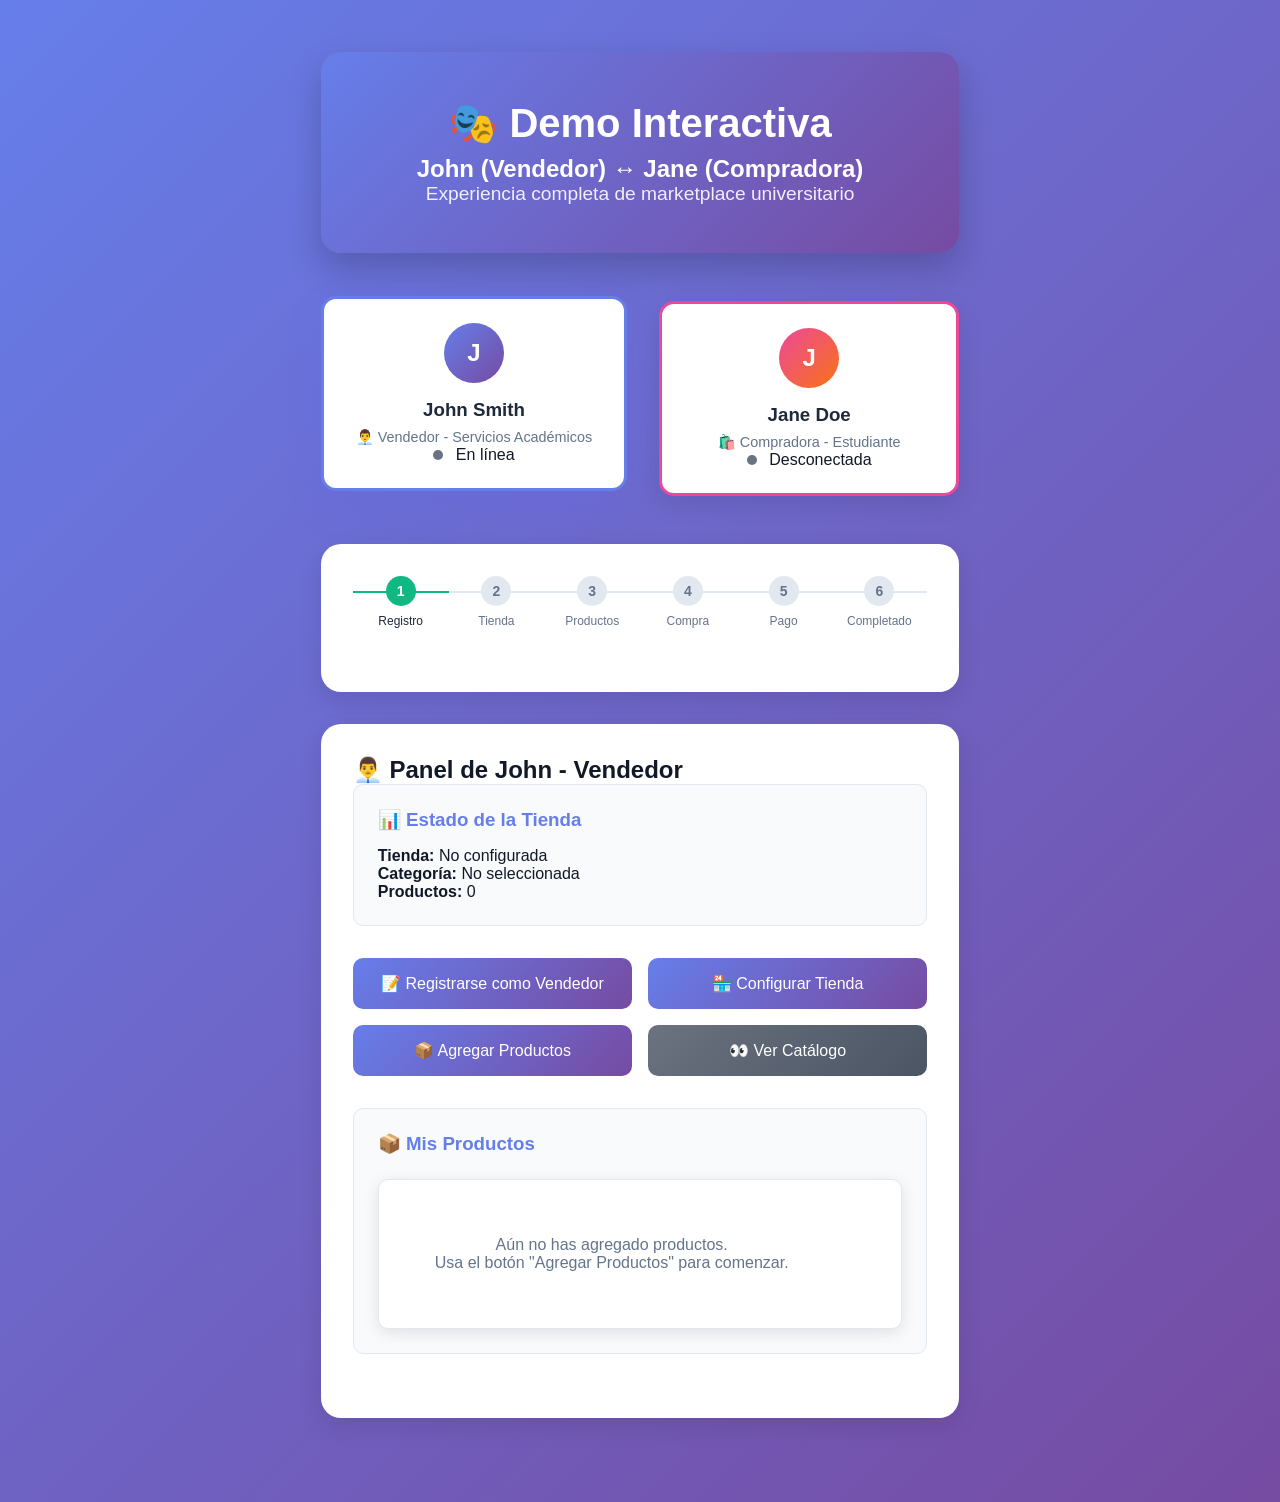
<file: Matias Morales Zuleta/Demo-store/demo.html>
<!DOCTYPE html>
<html lang="es">
<head>
    <meta charset="UTF-8">
    <meta name="viewport" content="width=device-width, initial-scale=1.0">
    <title>Demo Interactiva - John & Jane en Wudhi</title>
    <link rel="stylesheet" href="style.css">
    <style>
        .demo-container {
            max-width: 1200px;
            margin: 0 auto;
            padding: 2rem;
        }

        .demo-header {
            text-align: center;
            margin-bottom: 3rem;
            background: linear-gradient(135deg, #667eea 0%, #764ba2 100%);
            color: white;
            padding: 3rem 2rem;
            border-radius: 20px;
            box-shadow: 0 15px 35px rgba(0,0,0,0.2);
        }

        .demo-header h1 {
            font-size: 2.5rem;
            margin-bottom: 0.5rem;
        }

        .demo-header p {
            font-size: 1.2rem;
            opacity: 0.9;
        }

        .user-switcher {
            display: flex;
            justify-content: center;
            gap: 2rem;
            margin-bottom: 3rem;
        }

        .user-tab {
            background: white;
            padding: 1.5rem 2rem;
            border-radius: 15px;
            box-shadow: 0 8px 25px rgba(0,0,0,0.1);
            cursor: pointer;
            transition: all 0.3s ease;
            border: 3px solid transparent;
            min-width: 300px;
            text-align: center;
        }

        .user-tab.active {
            border-color: #667eea;
            transform: translateY(-5px);
            box-shadow: 0 15px 35px rgba(102, 102, 238, 0.2);
        }

        .user-tab.jane {
            border-color: #ec4899;
        }

        .user-tab.jane.active {
            border-color: #ec4899;
            box-shadow: 0 15px 35px rgba(236, 72, 153, 0.2);
        }

        .user-avatar {
            width: 60px;
            height: 60px;
            border-radius: 50%;
            margin: 0 auto 1rem;
            display: flex;
            align-items: center;
            justify-content: center;
            font-size: 1.5rem;
            font-weight: bold;
            color: white;
        }

        .user-avatar.john {
            background: linear-gradient(135deg, #667eea, #764ba2);
        }

        .user-avatar.jane {
            background: linear-gradient(135deg, #ec4899, #f97316);
        }

        .user-info h3 {
            margin-bottom: 0.5rem;
            color: #1e293b;
        }

        .user-role {
            color: #64748b;
            font-size: 0.9rem;
        }

        .demo-content {
            background: white;
            border-radius: 20px;
            padding: 2rem;
            box-shadow: 0 8px 25px rgba(0,0,0,0.1);
            margin-bottom: 2rem;
        }

        .action-buttons {
            display: grid;
            grid-template-columns: repeat(auto-fit, minmax(250px, 1fr));
            gap: 1rem;
            margin-bottom: 2rem;
        }

        .action-btn {
            background: linear-gradient(135deg, #667eea, #764ba2);
            color: white;
            border: none;
            padding: 1rem 1.5rem;
            border-radius: 10px;
            cursor: pointer;
            font-size: 1rem;
            font-weight: 500;
            transition: all 0.3s ease;
            text-align: center;
        }

        .action-btn:hover {
            transform: translateY(-2px);
            box-shadow: 0 8px 20px rgba(102, 102, 238, 0.3);
        }

        .action-btn.jane {
            background: linear-gradient(135deg, #ec4899, #f97316);
        }

        .action-btn.jane:hover {
            box-shadow: 0 8px 20px rgba(236, 72, 153, 0.3);
        }

        .action-btn.secondary {
            background: linear-gradient(135deg, #6b7280, #4b5563);
        }

        .action-btn.secondary:hover {
            box-shadow: 0 8px 20px rgba(107, 114, 128, 0.3);
        }

        .demo-section {
            margin-bottom: 2rem;
            padding: 1.5rem;
            border-radius: 10px;
            background: #f8fafc;
            border: 1px solid #e2e8f0;
        }

        .demo-section h3 {
            margin-bottom: 1rem;
            color: #1e293b;
            display: flex;
            align-items: center;
            gap: 0.5rem;
        }

        .demo-section.john h3 {
            color: #667eea;
        }

        .demo-section.jane h3 {
            color: #ec4899;
        }

        .status-indicator {
            display: inline-block;
            width: 10px;
            height: 10px;
            border-radius: 50%;
            margin-right: 0.5rem;
        }

        .status-indicator.active {
            background: #10b981;
        }

        .status-indicator.inactive {
            background: #6b7280;
        }

        .product-grid {
            display: grid;
            grid-template-columns: repeat(auto-fit, minmax(300px, 1fr));
            gap: 1.5rem;
            margin-top: 1.5rem;
        }

        .product-card {
            background: white;
            border-radius: 10px;
            padding: 1.5rem;
            box-shadow: 0 4px 15px rgba(0,0,0,0.1);
            border: 1px solid #e2e8f0;
            transition: all 0.3s ease;
        }

        .product-card:hover {
            transform: translateY(-5px);
            box-shadow: 0 8px 25px rgba(0,0,0,0.15);
        }

        .product-header {
            display: flex;
            justify-content: space-between;
            align-items: flex-start;
            margin-bottom: 1rem;
        }

        .product-price {
            font-size: 1.25rem;
            font-weight: bold;
            color: #059669;
        }

        .product-description {
            color: #64748b;
            margin-bottom: 1rem;
            line-height: 1.5;
        }

        .product-actions {
            display: flex;
            gap: 0.5rem;
            margin-top: 1rem;
        }

        .btn-small {
            padding: 0.5rem 1rem;
            border-radius: 5px;
            border: none;
            cursor: pointer;
            font-size: 0.875rem;
            font-weight: 500;
            transition: all 0.2s ease;
        }

        .btn-primary {
            background: #3b82f6;
            color: white;
        }

        .btn-primary:hover {
            background: #2563eb;
        }

        .btn-success {
            background: #10b981;
            color: white;
        }

        .btn-success:hover {
            background: #059669;
        }

        .cart-section {
            background: #f0f9ff;
            border: 1px solid #bae6fd;
            border-radius: 10px;
            padding: 1.5rem;
            margin-top: 1.5rem;
        }

        .cart-item {
            display: flex;
            justify-content: space-between;
            align-items: center;
            padding: 1rem;
            background: white;
            border-radius: 8px;
            margin-bottom: 0.5rem;
            box-shadow: 0 2px 8px rgba(0,0,0,0.05);
        }

        .cart-total {
            border-top: 2px solid #bae6fd;
            padding-top: 1rem;
            margin-top: 1rem;
            font-size: 1.25rem;
            font-weight: bold;
            color: #0369a1;
            text-align: center;
        }

        .notification {
            position: fixed;
            top: 20px;
            right: 20px;
            background: #10b981;
            color: white;
            padding: 1rem 1.5rem;
            border-radius: 8px;
            box-shadow: 0 4px 15px rgba(16, 185, 129, 0.3);
            z-index: 1000;
            transform: translateX(400px);
            transition: transform 0.3s ease;
        }

        .notification.show {
            transform: translateX(0);
        }

        .notification.error {
            background: #ef4444;
            box-shadow: 0 4px 15px rgba(239, 68, 68, 0.3);
        }

        .progress-tracker {
            display: flex;
            justify-content: space-between;
            margin-bottom: 2rem;
            position: relative;
        }

        .progress-step {
            flex: 1;
            text-align: center;
            position: relative;
            z-index: 1;
        }

        .progress-step::before {
            content: '';
            position: absolute;
            top: 15px;
            left: 0;
            right: 0;
            height: 2px;
            background: #e2e8f0;
            z-index: -1;
        }

        .progress-step.completed::before {
            background: #10b981;
        }

        .step-circle {
            width: 30px;
            height: 30px;
            border-radius: 50%;
            background: #e2e8f0;
            color: #64748b;
            display: flex;
            align-items: center;
            justify-content: center;
            margin: 0 auto 0.5rem;
            font-weight: bold;
            font-size: 0.875rem;
        }

        .progress-step.completed .step-circle {
            background: #10b981;
            color: white;
        }

        .progress-step.active .step-circle {
            background: #3b82f6;
            color: white;
        }

        .step-label {
            font-size: 0.75rem;
            color: #64748b;
        }

        .progress-step.completed .step-label,
        .progress-step.active .step-label {
            color: #1e293b;
            font-weight: 500;
        }
    </style>
</head>
<body>
    <div class="demo-container">
        <header class="demo-header">
            <h1>🎭 Demo Interactiva</h1>
            <h2>John (Vendedor) ↔ Jane (Compradora)</h2>
            <p>Experiencia completa de marketplace universitario</p>
        </header>

        <!-- Selector de Usuario -->
        <section class="user-switcher">
            <div class="user-tab active" id="johnTab" onclick="switchUser('john')">
                <div class="user-avatar john">J</div>
                <div class="user-info">
                    <h3>John Smith</h3>
                    <p class="user-role">👨‍💼 Vendedor - Servicios Académicos</p>
                    <div class="status-indicator active" id="johnStatus"></div>
                    <span>En línea</span>
                </div>
            </div>

            <div class="user-tab jane" id="janeTab" onclick="switchUser('jane')">
                <div class="user-avatar jane">J</div>
                <div class="user-info">
                    <h3>Jane Doe</h3>
                    <p class="user-role">🛍️ Compradora - Estudiante</p>
                    <div class="status-indicator inactive" id="janeStatus"></div>
                    <span>Desconectada</span>
                </div>
            </div>
        </section>

        <!-- Barra de Progreso -->
        <div class="demo-content">
            <div class="progress-tracker">
                <div class="progress-step completed" id="step1">
                    <div class="step-circle">1</div>
                    <div class="step-label">Registro</div>
                </div>
                <div class="progress-step" id="step2">
                    <div class="step-circle">2</div>
                    <div class="step-label">Tienda</div>
                </div>
                <div class="progress-step" id="step3">
                    <div class="step-circle">3</div>
                    <div class="step-label">Productos</div>
                </div>
                <div class="progress-step" id="step4">
                    <div class="step-circle">4</div>
                    <div class="step-label">Compra</div>
                </div>
                <div class="progress-step" id="step5">
                    <div class="step-circle">5</div>
                    <div class="step-label">Pago</div>
                </div>
                <div class="progress-step" id="step6">
                    <div class="step-circle">6</div>
                    <div class="step-label">Completado</div>
                </div>
            </div>
        </div>

        <!-- Contenido Dinámico -->
        <div class="demo-content" id="demoContent">
            <!-- Contenido de John -->
            <div id="johnContent">
                <h2>👨‍💼 Panel de John - Vendedor</h2>

                <div class="demo-section john">
                    <h3>📊 Estado de la Tienda</h3>
                    <p><strong>Tienda:</strong> <span id="johnStoreName">No configurada</span></p>
                    <p><strong>Categoría:</strong> <span id="johnCategory">No seleccionada</span></p>
                    <p><strong>Productos:</strong> <span id="johnProductCount">0</span></p>
                </div>

                <div class="action-buttons">
                    <button class="action-btn" onclick="johnRegister()">📝 Registrarse como Vendedor</button>
                    <button class="action-btn" onclick="johnSetupStore()">🏪 Configurar Tienda</button>
                    <button class="action-btn" onclick="johnAddProducts()">📦 Agregar Productos</button>
                    <button class="action-btn secondary" onclick="viewCatalog()">👀 Ver Catálogo</button>
                </div>

                <div class="demo-section john">
                    <h3>📦 Mis Productos</h3>
                    <div id="johnProducts" class="product-grid">
                        <div class="product-card">
                            <p style="text-align: center; color: #64748b; padding: 2rem;">
                                Aún no has agregado productos.<br>
                                Usa el botón "Agregar Productos" para comenzar.
                            </p>
                        </div>
                    </div>
                </div>
            </div>

            <!-- Contenido de Jane -->
            <div id="janeContent" style="display: none;">
                <h2>🛍️ Panel de Jane - Compradora</h2>

                <div class="demo-section jane">
                    <h3>🛒 Mi Carrito</h3>
                    <div id="janeCart" class="cart-section">
                        <div class="cart-item">
                            <span style="color: #64748b; font-style: italic;">Tu carrito está vacío</span>
                            <span></span>
                        </div>
                        <div class="cart-total" id="cartTotal">Total: $0</div>
                    </div>
                </div>

                <div class="action-buttons">
                    <button class="action-btn jane" onclick="janeRegister()">📝 Registrarse como Compradora</button>
                    <button class="action-btn jane" onclick="janeBrowseCatalog()">🔍 Navegar Catálogo</button>
                    <button class="action-btn jane" onclick="janeAddToCart()">🛒 Agregar al Carrito</button>
                    <button class="action-btn jane" onclick="janeCheckout()">💳 Ir al Checkout</button>
                </div>

                <div class="demo-section jane">
                    <h3>📋 Mis Órdenes</h3>
                    <div id="janeOrders">
                        <p style="text-align: center; color: #64748b; padding: 2rem;">
                            Aún no has realizado ninguna compra.
                        </p>
                    </div>
                </div>
            </div>
        </div>
    </div>

    <!-- Notificaciones -->
    <div id="notification" class="notification"></div>

    <script>
        // Estado de la demo
        let currentUser = 'john';
        let demoState = {
            john: {
                registered: false,
                storeSetup: false,
                products: []
            },
            jane: {
                registered: false,
                cart: [],
                orders: []
            }
        };

        // Productos de ejemplo de John
        const johnSampleProducts = [
            {
                id: 1,
                name: "Tutoría de Cálculo Diferencial",
                description: "Sesiones personalizadas de cálculo diferencial e integral. Ayuda con límites, derivadas, integrales definidas e indefinidas.",
                price: 25000,
                category: "tutoria",
                experience: "2 años como tutor",
                modality: "virtual",
                duration: "1 hora"
            },
            {
                id: 2,
                name: "Clases de Álgebra Lineal",
                description: "Explicación completa de matrices, vectores, espacios vectoriales, determinantes y sistemas de ecuaciones.",
                price: 30000,
                category: "clases",
                experience: "Profesor auxiliar",
                modality: "presencial",
                duration: "2 horas"
            },
            {
                id: 3,
                name: "Preparación para Examen Final",
                description: "Sesiones intensivas de preparación para exámenes finales. Repaso completo y ejercicios prácticos.",
                price: 45000,
                category: "asesoria",
                experience: "Especialista en exámenes",
                modality: "ambas",
                duration: "Sesión completa"
            }
        ];

        // Funciones de utilidad
        function switchUser(user) {
            currentUser = user;

            // Actualizar tabs
            document.getElementById('johnTab').classList.toggle('active', user === 'john');
            document.getElementById('janeTab').classList.toggle('active', user === 'jane');

            // Actualizar contenido
            document.getElementById('johnContent').style.display = user === 'john' ? 'block' : 'none';
            document.getElementById('janeContent').style.display = user === 'jane' ? 'block' : 'none';

            // Actualizar estados
            updateUI();
        }

        function showNotification(message, type = 'success') {
            const notification = document.getElementById('notification');
            notification.textContent = message;
            notification.className = `notification ${type}`;
            notification.classList.add('show');

            setTimeout(() => {
                notification.classList.remove('show');
            }, 3000);
        }

        function updateProgress(step) {
            for (let i = 1; i <= 6; i++) {
                const stepElement = document.getElementById(`step${i}`);
                stepElement.classList.remove('completed', 'active');

                if (i < step) {
                    stepElement.classList.add('completed');
                } else if (i === step) {
                    stepElement.classList.add('active');
                }
            }
        }

        function updateUI() {
            // Actualizar estado de John
            document.getElementById('johnStoreName').textContent =
                demoState.john.storeSetup ? 'MathMaster Academy' : 'No configurada';
            document.getElementById('johnCategory').textContent =
                demoState.john.storeSetup ? 'Servicios Académicos' : 'No seleccionada';
            document.getElementById('johnProductCount').textContent = demoState.john.products.length;

            // Actualizar productos de John
            renderJohnProducts();

            // Actualizar carrito de Jane
            renderJaneCart();

            // Actualizar órdenes de Jane
            renderJaneOrders();

            // Actualizar indicadores de estado
            document.getElementById('johnStatus').className =
                `status-indicator ${demoState.john.registered ? 'active' : 'inactive'}`;
            document.getElementById('janeStatus').className =
                `status-indicator ${demoState.jane.registered ? 'active' : 'inactive'}`;
        }

        // Funciones de John
        function johnRegister() {
            if (demoState.john.registered) {
                showNotification('John ya está registrado', 'error');
                return;
            }

            demoState.john.registered = true;

            // Simular guardado en localStorage
            const johnData = {
                id: 1,
                name: "John Smith",
                email: "john.smith@universidad.edu",
                role: "vendedor",
                university: "Universidad Nacional",
                phone: "+57 300 123 4567",
                createdAt: new Date().toISOString()
            };
            localStorage.setItem('wudhi_user', JSON.stringify(johnData));

            showNotification('✅ John se registró exitosamente como vendedor');
            updateProgress(1);
            updateUI();
        }

        function johnSetupStore() {
            if (!demoState.john.registered) {
                showNotification('John debe registrarse primero', 'error');
                return;
            }

            demoState.john.storeSetup = true;

            const storeData = {
                id: 1,
                sellerId: 1,
                storeName: "MathMaster Academy",
                storeSlug: "mathmaster-academy",
                category: "servicios-academicos",
                rating: 0,
                createdAt: new Date().toISOString()
            };
            localStorage.setItem('wudhi_store', JSON.stringify(storeData));

            showNotification('✅ Tienda "MathMaster Academy" configurada');
            updateProgress(2);
            updateUI();
        }

        function johnAddProducts() {
            if (!demoState.john.storeSetup) {
                showNotification('La tienda debe estar configurada primero', 'error');
                return;
            }

            demoState.john.products = [...johnSampleProducts];
            localStorage.setItem('wudhi_products', JSON.stringify(demoState.john.products));

            showNotification('✅ 3 productos agregados al catálogo');
            updateProgress(3);
            updateUI();
        }

        function renderJohnProducts() {
            const container = document.getElementById('johnProducts');

            if (demoState.john.products.length === 0) {
                container.innerHTML = `
                    <div class="product-card">
                        <p style="text-align: center; color: #64748b; padding: 2rem;">
                            Aún no has agregado productos.<br>
                            Usa el botón "Agregar Productos" para comenzar.
                        </p>
                    </div>
                `;
                return;
            }

            container.innerHTML = demoState.john.products.map(product => `
                <div class="product-card">
                    <div class="product-header">
                        <h4>${product.name}</h4>
                        <div class="product-price">$${product.price.toLocaleString()}</div>
                    </div>
                    <div class="product-description">${product.description}</div>
                    <div style="display: flex; justify-content: space-between; font-size: 0.875rem; color: #64748b; margin-bottom: 1rem;">
                        <span>📚 ${product.category}</span>
                        <span>⏱️ ${product.duration}</span>
                    </div>
                    <div style="display: flex; justify-content: space-between; font-size: 0.875rem; color: #64748b;">
                        <span>👨‍🏫 ${product.experience}</span>
                        <span>💻 ${product.modality}</span>
                    </div>
                </div>
            `).join('');
        }

        // Funciones de Jane
        function janeRegister() {
            if (demoState.jane.registered) {
                showNotification('Jane ya está registrada', 'error');
                return;
            }

            demoState.jane.registered = true;

            const janeData = {
                id: 2,
                name: "Jane Doe",
                email: "jane.doe@universidad.edu",
                role: "comprador",
                university: "Universidad Nacional",
                phone: "+57 301 987 6543",
                createdAt: new Date().toISOString()
            };
            localStorage.setItem('wudhi_user', JSON.stringify(janeData));

            showNotification('✅ Jane se registró exitosamente como compradora');
            updateProgress(1);
            updateUI();
        }

        function janeBrowseCatalog() {
            if (!demoState.jane.registered) {
                showNotification('Jane debe registrarse primero', 'error');
                return;
            }

            if (demoState.john.products.length === 0) {
                showNotification('John aún no ha publicado productos', 'error');
                return;
            }

            showNotification('🔍 Jane está explorando el catálogo de productos');
            updateProgress(4);
        }

        function janeAddToCart() {
            if (!demoState.jane.registered || demoState.john.products.length === 0) {
                showNotification('Jane debe estar registrada y John debe tener productos', 'error');
                return;
            }

            // Agregar productos al carrito
            demoState.jane.cart = [
                { ...demoState.john.products[0], quantity: 1 },
                { ...demoState.john.products[2], quantity: 1 }
            ];

            localStorage.setItem('wudhi_cart', JSON.stringify(demoState.jane.cart));

            showNotification('🛒 Jane agregó 2 productos al carrito');
            updateUI();
        }

        function janeCheckout() {
            if (demoState.jane.cart.length === 0) {
                showNotification('El carrito está vacío', 'error');
                return;
            }

            // Calcular totales
            const subtotal = demoState.jane.cart.reduce((sum, item) => sum + item.price, 0);
            const discount = subtotal * 0.1; // 10% descuento estudiante
            const total = subtotal - discount;

            // Crear orden
            const order = {
                id: Date.now(),
                items: demoState.jane.cart,
                subtotal: subtotal,
                discount: discount,
                total: total,
                status: 'completed',
                createdAt: new Date().toISOString()
            };

            demoState.jane.orders.push(order);
            demoState.jane.cart = [];

            localStorage.setItem('wudhi_orders', JSON.stringify(demoState.jane.orders));
            localStorage.removeItem('wudhi_cart');

            showNotification('✅ Compra completada exitosamente');
            updateProgress(6);
            updateUI();
        }

        function renderJaneCart() {
            const container = document.getElementById('janeCart');
            const totalElement = document.getElementById('cartTotal');

            if (demoState.jane.cart.length === 0) {
                container.innerHTML = `
                    <div class="cart-item">
                        <span style="color: #64748b; font-style: italic;">Tu carrito está vacío</span>
                        <span></span>
                    </div>
                    <div class="cart-total">Total: $0</div>
                `;
                return;
            }

            container.innerHTML = demoState.jane.cart.map(item => `
                <div class="cart-item">
                    <div>
                        <strong>${item.name}</strong><br>
                        <small style="color: #64748b;">Cantidad: ${item.quantity}</small>
                    </div>
                    <div style="text-align: right;">
                        <div style="font-weight: bold; color: #059669;">$${item.price.toLocaleString()}</div>
                    </div>
                </div>
            `).join('');

            const total = demoState.jane.cart.reduce((sum, item) => sum + item.price, 0);
            container.innerHTML += `<div class="cart-total">Total: $${total.toLocaleString()}</div>`;
        }

        function renderJaneOrders() {
            const container = document.getElementById('janeOrders');

            if (demoState.jane.orders.length === 0) {
                container.innerHTML = `
                    <p style="text-align: center; color: #64748b; padding: 2rem;">
                        Aún no has realizado ninguna compra.
                    </p>
                `;
                return;
            }

            container.innerHTML = demoState.jane.orders.map(order => `
                <div class="product-card">
                    <div class="product-header">
                        <h4>Orden #${order.id}</h4>
                        <div style="color: #10b981; font-weight: bold;">$${order.total.toLocaleString()}</div>
                    </div>
                    <p><strong>Items:</strong> ${order.items.length} productos</p>
                    <p><strong>Estado:</strong> <span style="color: #10b981;">Completada</span></p>
                    <p><strong>Fecha:</strong> ${new Date(order.createdAt).toLocaleDateString()}</p>
                </div>
            `).join('');
        }

        function viewCatalog() {
            window.open('catalog.html', '_blank');
        }

        // Inicializar
        document.addEventListener('DOMContentLoaded', () => {
            updateUI();
        });
    </script>
</body>
</html>
</file>
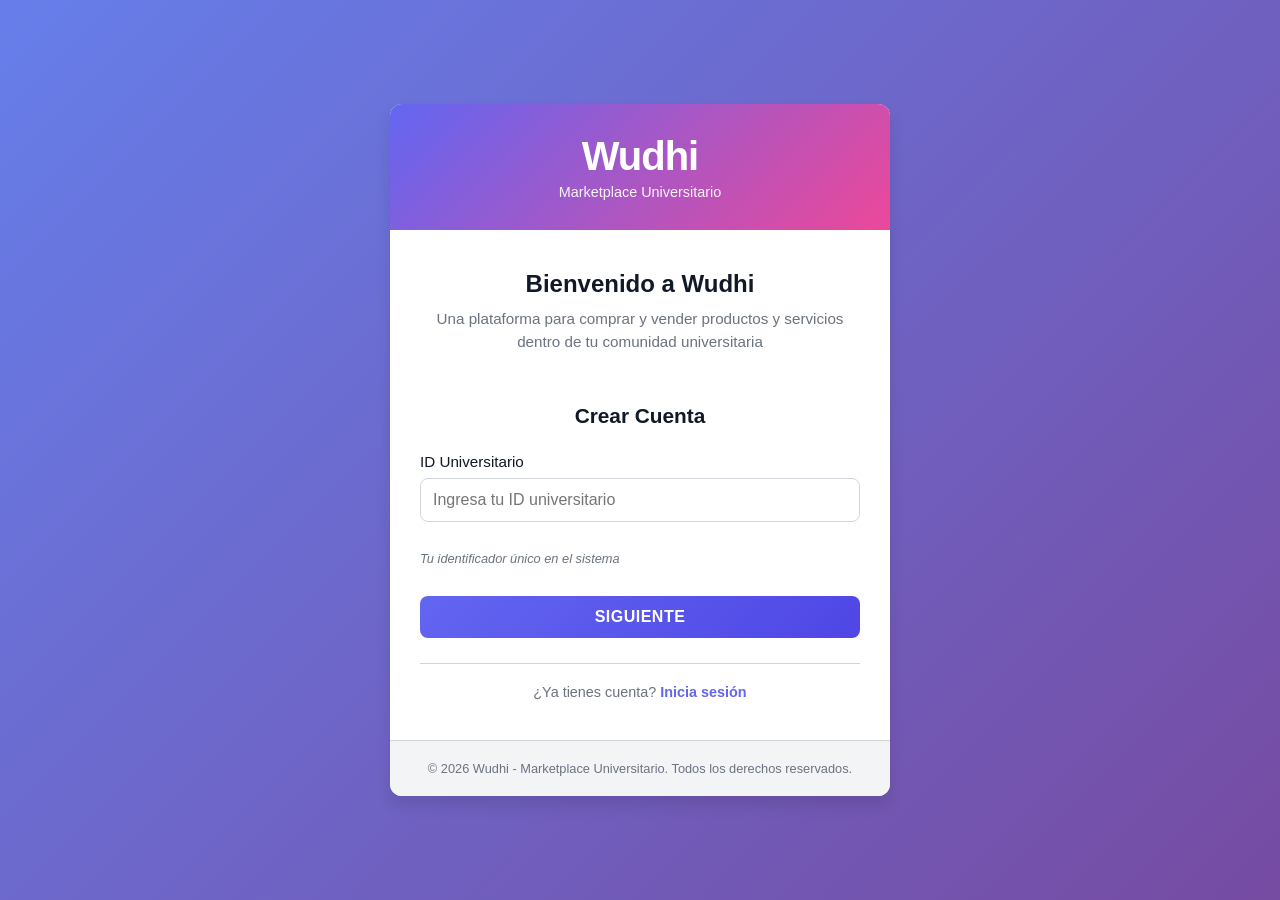
<file: Matias Morales Zuleta/Demo-store/profile.html>
<!DOCTYPE html>
<html lang="es">
<head>
    <meta charset="UTF-8">
    <meta name="viewport" content="width=device-width, initial-scale=1.0">
    <title>Mi Perfil - Wudhi</title>
    <link rel="stylesheet" href="profile.css">
    <link href="https://cdnjs.cloudflare.com/ajax/libs/font-awesome/6.0.0/css/all.min.css" rel="stylesheet">
</head>
<body>
    <!-- Header -->
    <header class="header">
        <div class="header-content">
            <div class="logo">
                <h1><i class="fas fa-graduation-cap"></i> Wudhi</h1>
            </div>
            <nav class="nav">
                <a href="dashboard.html" class="nav-link"><i class="fas fa-home"></i> Dashboard</a>
                <a href="catalog.html" class="nav-link"><i class="fas fa-store"></i> Catálogo</a>
                <a href="profile.html" class="nav-link active"><i class="fas fa-user"></i> Perfil</a>
                <a href="cart.html" class="nav-link"><i class="fas fa-shopping-cart"></i> Carrito</a>
            </nav>
            <div class="user-menu">
                <button class="logout-btn" onclick="logout()">
                    <i class="fas fa-sign-out-alt"></i> Salir
                </button>
            </div>
        </div>
    </header>

    <div class="container">
        <!-- Profile Header -->
        <div class="profile-header">
            <div class="profile-avatar">
                <i class="fas fa-user-circle"></i>
            </div>
            <div class="profile-info">
                <h1 id="userName">Juan Pérez</h1>
                <p id="userEmail">juan.perez@universidad.edu</p>
                <div class="user-stats">
                    <span class="stat"><i class="fas fa-shopping-bag"></i> 12 órdenes</span>
                    <span class="stat"><i class="fas fa-star"></i> 4.8 rating</span>
                    <span class="stat"><i class="fas fa-dollar-sign"></i> $2.5M gastados</span>
                </div>
            </div>
        </div>

        <!-- Navigation Tabs -->
        <div class="tabs">
            <button class="tab-btn active" onclick="showTab('personal')">Información Personal</button>
            <button class="tab-btn" onclick="showTab('orders')">Mis Órdenes</button>
            <button class="tab-btn" onclick="showTab('products')" id="productsTab">Mis Productos</button>
            <button class="tab-btn" onclick="showTab('security')">Seguridad</button>
        </div>

        <!-- Personal Information Tab -->
        <div id="personalTab" class="tab-content active">
            <div class="form-section">
                <h2><i class="fas fa-user-edit"></i> Información Personal</h2>
                <form id="personalForm" class="profile-form">
                    <div class="form-row">
                        <div class="form-group">
                            <label for="firstName">Nombre</label>
                            <input type="text" id="firstName" name="firstName" value="Juan" required>
                        </div>
                        <div class="form-group">
                            <label for="lastName">Apellido</label>
                            <input type="text" id="lastName" name="lastName" value="Pérez" required>
                        </div>
                    </div>
                    <div class="form-group">
                        <label for="email">Correo Electrónico</label>
                        <input type="email" id="email" name="email" value="juan.perez@universidad.edu" required>
                    </div>
                    <div class="form-group">
                        <label for="phone">Teléfono</label>
                        <input type="tel" id="phone" name="phone" value="+57 300 123 4567" required>
                    </div>
                    <div class="form-group">
                        <label for="university">Universidad</label>
                        <input type="text" id="university" name="university" value="Universidad Nacional" required>
                    </div>
                    <div class="form-group">
                        <label for="studentId">ID Estudiantil</label>
                        <input type="text" id="studentId" name="studentId" value="201910001" required>
                    </div>
                    <button type="submit" class="btn-primary">
                        <i class="fas fa-save"></i> Guardar Cambios
                    </button>
                </form>
            </div>

            <!-- Address Section -->
            <div class="form-section">
                <h2><i class="fas fa-map-marker-alt"></i> Dirección de Envío</h2>
                <form id="addressForm" class="profile-form">
                    <div class="form-row">
                        <div class="form-group">
                            <label for="country">País</label>
                            <select id="country" name="country" required>
                                <option value="Colombia">Colombia</option>
                                <option value="México">México</option>
                                <option value="Argentina">Argentina</option>
                            </select>
                        </div>
                        <div class="form-group">
                            <label for="city">Ciudad</label>
                            <input type="text" id="city" name="city" value="Bogotá" required>
                        </div>
                    </div>
                    <div class="form-group">
                        <label for="address">Dirección</label>
                        <input type="text" id="address" name="address" value="Carrera 15 #45-67" required>
                    </div>
                    <div class="form-group">
                        <label for="postalCode">Código Postal</label>
                        <input type="text" id="postalCode" name="postalCode" value="110111" required>
                    </div>
                    <button type="submit" class="btn-primary">
                        <i class="fas fa-save"></i> Actualizar Dirección
                    </button>
                </form>
            </div>
        </div>

        <!-- Orders Tab -->
        <div id="ordersTab" class="tab-content">
            <div class="orders-section">
                <h2><i class="fas fa-shopping-bag"></i> Mis Órdenes</h2>
                <div class="orders-list" id="ordersList">
                    <!-- Orders will be loaded here -->
                </div>
            </div>
        </div>

        <!-- Products Tab (for sellers) -->
        <div id="productsTab" class="tab-content">
            <div class="products-section">
                <div class="section-header">
                    <h2><i class="fas fa-box"></i> Mis Productos</h2>
                    <button class="btn-primary" onclick="showAddProductModal()">
                        <i class="fas fa-plus"></i> Agregar Producto
                    </button>
                </div>
                <div class="products-grid" id="productsGrid">
                    <!-- Products will be loaded here -->
                </div>
            </div>
        </div>

        <!-- Security Tab -->
        <div id="securityTab" class="tab-content">
            <div class="form-section">
                <h2><i class="fas fa-shield-alt"></i> Cambiar Contraseña</h2>
                <form id="passwordForm" class="profile-form">
                    <div class="form-group">
                        <label for="currentPassword">Contraseña Actual</label>
                        <input type="password" id="currentPassword" name="currentPassword" required>
                    </div>
                    <div class="form-group">
                        <label for="newPassword">Nueva Contraseña</label>
                        <input type="password" id="newPassword" name="newPassword" required>
                    </div>
                    <div class="form-group">
                        <label for="confirmPassword">Confirmar Nueva Contraseña</label>
                        <input type="password" id="confirmPassword" name="confirmPassword" required>
                    </div>
                    <button type="submit" class="btn-primary">
                        <i class="fas fa-key"></i> Cambiar Contraseña
                    </button>
                </form>
            </div>
        </div>
    </div>

    <!-- Add Product Modal -->
    <div id="addProductModal" class="modal">
        <div class="modal-content">
            <div class="modal-header">
                <h3><i class="fas fa-plus"></i> Agregar Nuevo Producto</h3>
                <button class="close-btn" onclick="closeAddProductModal()">
                    <i class="fas fa-times"></i>
                </button>
            </div>
            <form id="addProductForm" class="modal-form">
                <div class="form-group">
                    <label for="productName">Nombre del Producto</label>
                    <input type="text" id="productName" name="productName" required>
                </div>
                <div class="form-group">
                    <label for="productDescription">Descripción</label>
                    <textarea id="productDescription" name="productDescription" rows="3" required></textarea>
                </div>
                <div class="form-row">
                    <div class="form-group">
                        <label for="productPrice">Precio</label>
                        <input type="number" id="productPrice" name="productPrice" min="0" step="1000" required>
                    </div>
                    <div class="form-group">
                        <label for="productStock">Stock</label>
                        <input type="number" id="productStock" name="productStock" min="0" required>
                    </div>
                </div>
                <div class="form-group">
                    <label for="productCategory">Categoría</label>
                    <select id="productCategory" name="productCategory" required>
                        <option value="">Seleccionar categoría</option>
                        <option value="electronics">Electrónica</option>
                        <option value="books">Libros</option>
                        <option value="services">Servicios</option>
                        <option value="housing">Vivienda</option>
                        <option value="transport">Transporte</option>
                        <option value="sports">Deportes</option>
                    </select>
                </div>
                <div class="form-group">
                    <label for="productType">Tipo</label>
                    <select id="productType" name="productType" required>
                        <option value="productos">Producto Físico</option>
                        <option value="servicios">Servicio</option>
                        <option value="digital">Producto Digital</option>
                    </select>
                </div>
                <button type="submit" class="btn-primary">
                    <i class="fas fa-save"></i> Crear Producto
                </button>
            </form>
        </div>
    </div>

    <script src="profile.js"></script>
</body>
</html>
</file>
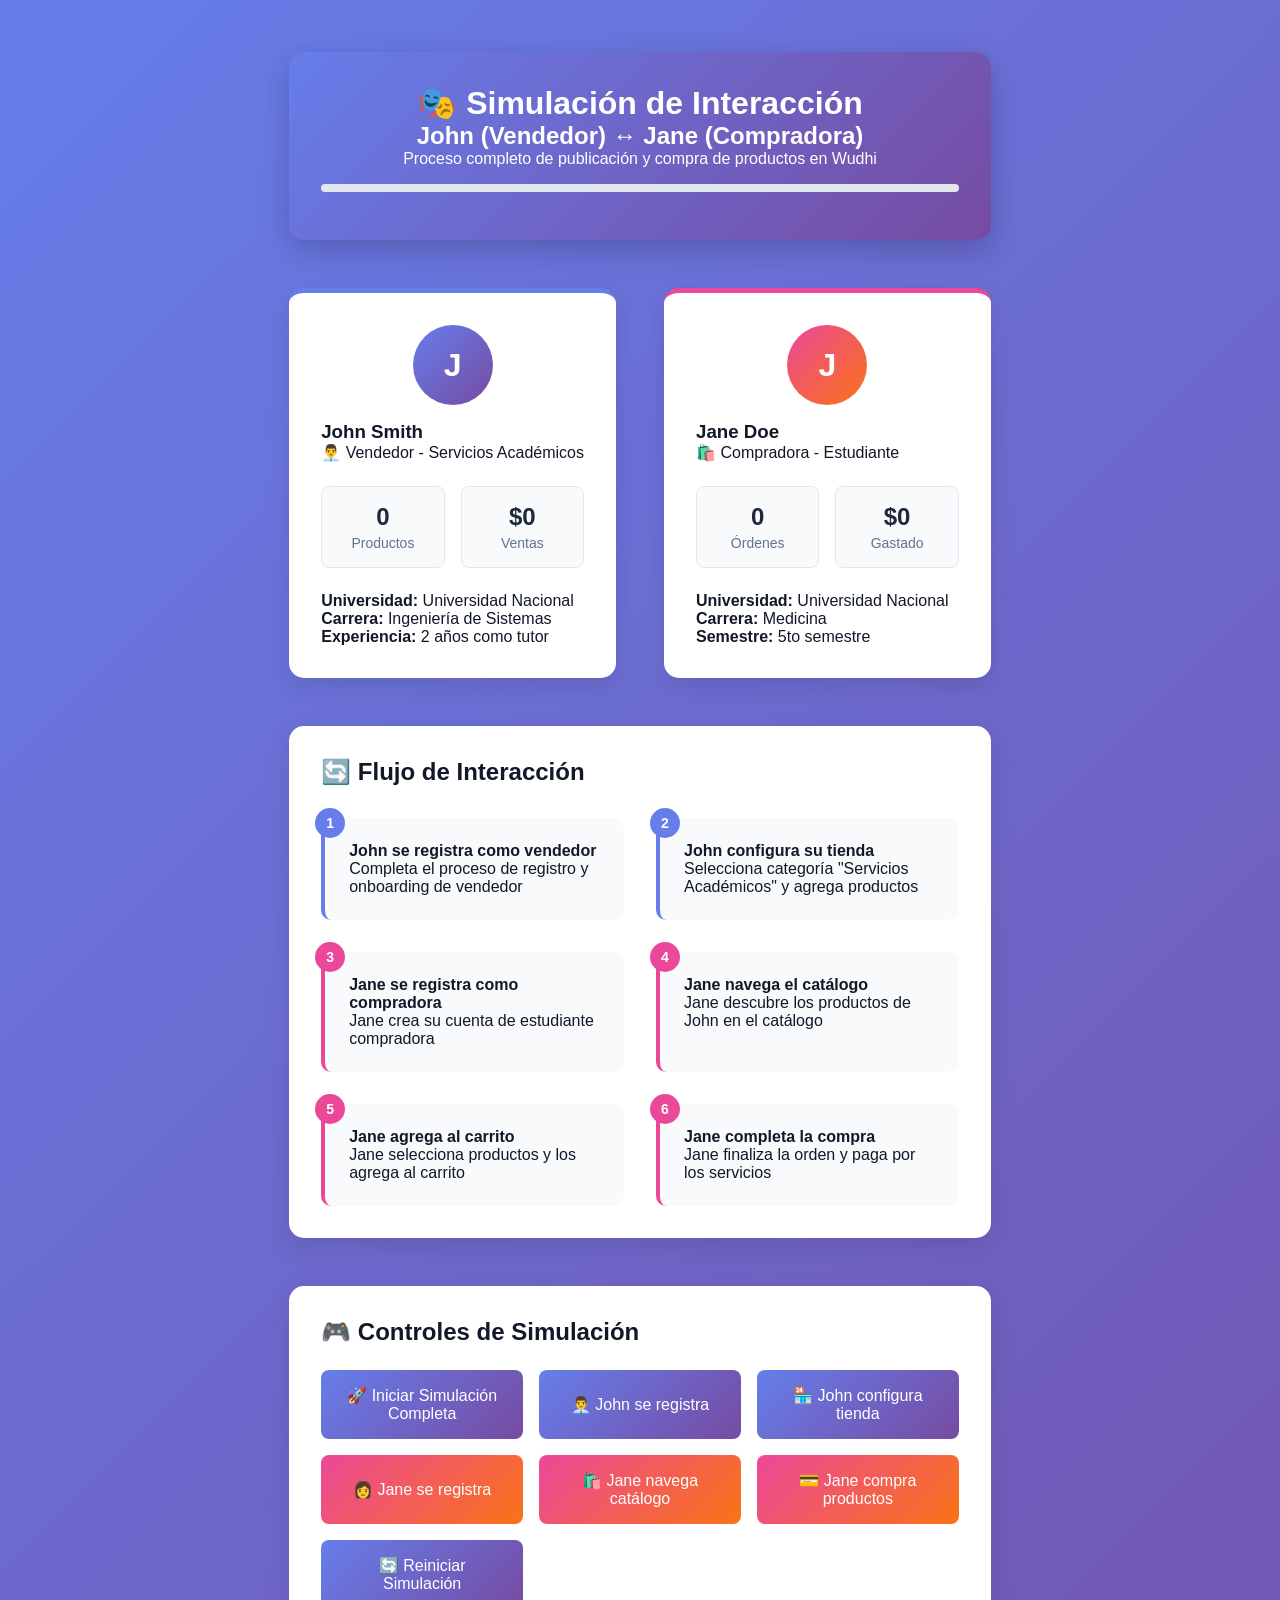
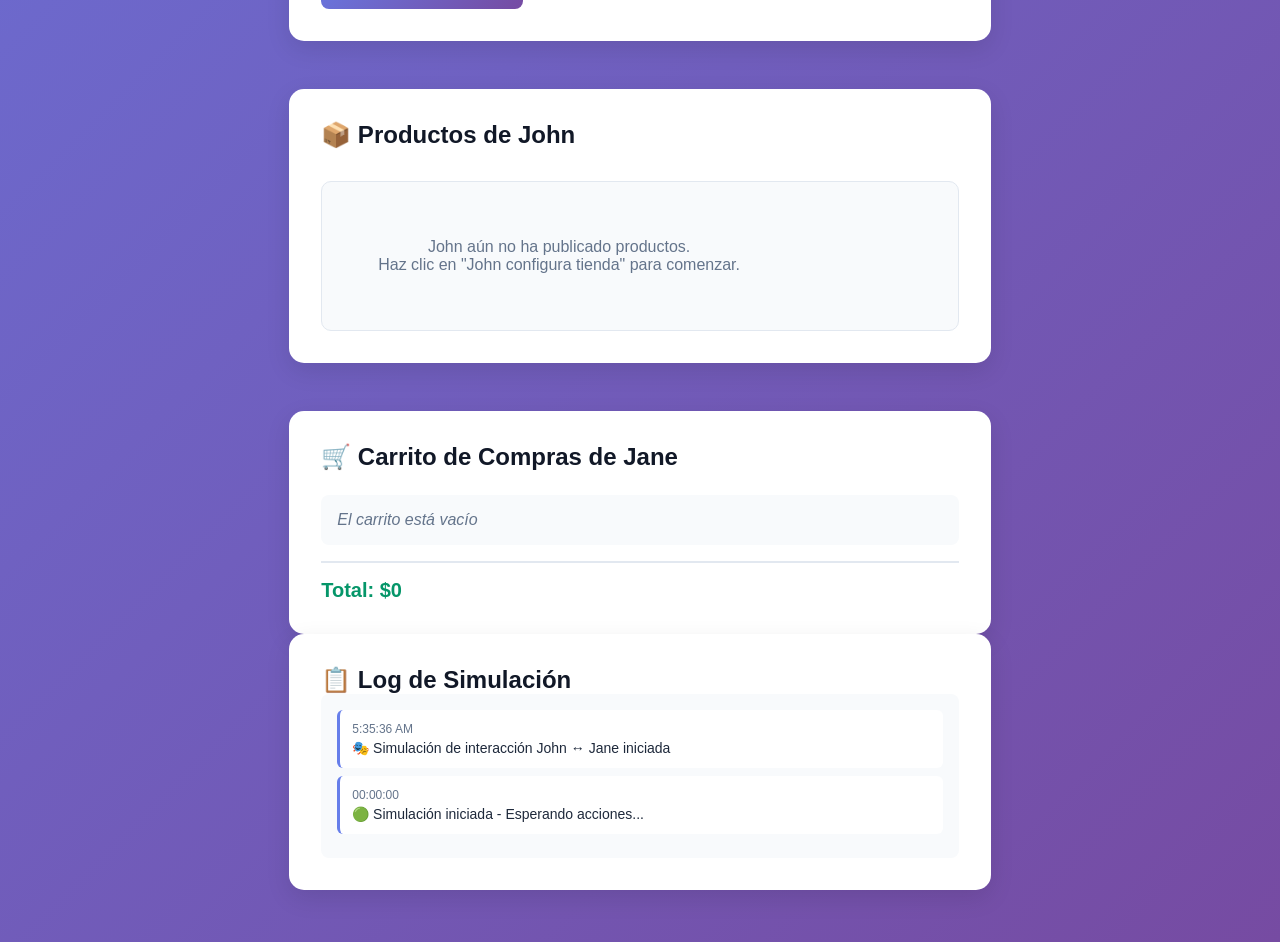
<file: Matias Morales Zuleta/Demo-store/simulation.html>
<!DOCTYPE html>
<html lang="es">
<head>
    <meta charset="UTF-8">
    <meta name="viewport" content="width=device-width, initial-scale=1.0">
    <title>Simulación - John (Vendedor) ↔ Jane (Compradora)</title>
    <link rel="stylesheet" href="style.css">
    <style>
        .simulation-container {
            max-width: 1400px;
            margin: 0 auto;
            padding: 2rem;
        }

        .simulation-header {
            text-align: center;
            margin-bottom: 3rem;
            background: linear-gradient(135deg, #667eea 0%, #764ba2 100%);
            color: white;
            padding: 2rem;
            border-radius: 15px;
            box-shadow: 0 10px 30px rgba(0,0,0,0.2);
        }

        .users-section {
            display: grid;
            grid-template-columns: 1fr 1fr;
            gap: 3rem;
            margin-bottom: 3rem;
        }

        .user-profile {
            background: white;
            border-radius: 15px;
            padding: 2rem;
            box-shadow: 0 8px 25px rgba(0,0,0,0.1);
            border-top: 5px solid #667eea;
        }

        .user-profile.jane {
            border-top-color: #ec4899;
        }

        .user-avatar {
            width: 80px;
            height: 80px;
            border-radius: 50%;
            margin: 0 auto 1rem;
            display: flex;
            align-items: center;
            justify-content: center;
            font-size: 2rem;
            font-weight: bold;
            color: white;
        }

        .user-avatar.john {
            background: linear-gradient(135deg, #667eea, #764ba2);
        }

        .user-avatar.jane {
            background: linear-gradient(135deg, #ec4899, #f97316);
        }

        .user-stats {
            display: grid;
            grid-template-columns: repeat(2, 1fr);
            gap: 1rem;
            margin: 1.5rem 0;
        }

        .stat-card {
            background: #f8fafc;
            padding: 1rem;
            border-radius: 8px;
            text-align: center;
            border: 1px solid #e2e8f0;
        }

        .stat-value {
            font-size: 1.5rem;
            font-weight: bold;
            color: #1e293b;
        }

        .stat-label {
            font-size: 0.875rem;
            color: #64748b;
            margin-top: 0.25rem;
        }

        .interaction-flow {
            background: white;
            border-radius: 15px;
            padding: 2rem;
            margin-bottom: 3rem;
            box-shadow: 0 8px 25px rgba(0,0,0,0.1);
        }

        .flow-steps {
            display: grid;
            grid-template-columns: repeat(auto-fit, minmax(250px, 1fr));
            gap: 2rem;
            margin-top: 2rem;
        }

        .flow-step {
            background: #f8fafc;
            padding: 1.5rem;
            border-radius: 10px;
            border-left: 4px solid #667eea;
            position: relative;
        }

        .flow-step.jane-step {
            border-left-color: #ec4899;
        }

        .step-number {
            position: absolute;
            top: -10px;
            left: -10px;
            width: 30px;
            height: 30px;
            border-radius: 50%;
            background: #667eea;
            color: white;
            display: flex;
            align-items: center;
            justify-content: center;
            font-weight: bold;
            font-size: 0.875rem;
        }

        .flow-step.jane-step .step-number {
            background: #ec4899;
        }

        .simulation-controls {
            background: white;
            border-radius: 15px;
            padding: 2rem;
            margin-bottom: 3rem;
            box-shadow: 0 8px 25px rgba(0,0,0,0.1);
        }

        .control-buttons {
            display: grid;
            grid-template-columns: repeat(auto-fit, minmax(200px, 1fr));
            gap: 1rem;
            margin-top: 1.5rem;
        }

        .control-btn {
            background: linear-gradient(135deg, #667eea, #764ba2);
            color: white;
            border: none;
            padding: 1rem 1.5rem;
            border-radius: 8px;
            cursor: pointer;
            font-size: 1rem;
            font-weight: 500;
            transition: all 0.3s ease;
        }

        .control-btn:hover {
            transform: translateY(-2px);
            box-shadow: 0 5px 15px rgba(102, 102, 238, 0.3);
        }

        .control-btn.jane-btn {
            background: linear-gradient(135deg, #ec4899, #f97316);
        }

        .control-btn.jane-btn:hover {
            box-shadow: 0 5px 15px rgba(236, 72, 153, 0.3);
        }

        .simulation-log {
            background: white;
            border-radius: 15px;
            padding: 2rem;
            box-shadow: 0 8px 25px rgba(0,0,0,0.1);
        }

        .log-entries {
            max-height: 400px;
            overflow-y: auto;
            background: #f8fafc;
            border-radius: 8px;
            padding: 1rem;
        }

        .log-entry {
            padding: 0.75rem;
            margin-bottom: 0.5rem;
            border-radius: 6px;
            border-left: 3px solid #667eea;
            background: white;
        }

        .log-entry.jane {
            border-left-color: #ec4899;
        }

        .log-timestamp {
            font-size: 0.75rem;
            color: #64748b;
            margin-bottom: 0.25rem;
        }

        .log-message {
            font-size: 0.875rem;
            color: #1e293b;
        }

        .products-showcase {
            background: white;
            border-radius: 15px;
            padding: 2rem;
            margin-bottom: 3rem;
            box-shadow: 0 8px 25px rgba(0,0,0,0.1);
        }

        .products-grid {
            display: grid;
            grid-template-columns: repeat(auto-fit, minmax(300px, 1fr));
            gap: 1.5rem;
            margin-top: 2rem;
        }

        .product-card {
            background: #f8fafc;
            border-radius: 10px;
            padding: 1.5rem;
            border: 1px solid #e2e8f0;
            transition: all 0.3s ease;
        }

        .product-card:hover {
            transform: translateY(-5px);
            box-shadow: 0 10px 25px rgba(0,0,0,0.1);
        }

        .product-header {
            display: flex;
            justify-content: space-between;
            align-items: flex-start;
            margin-bottom: 1rem;
        }

        .product-price {
            font-size: 1.25rem;
            font-weight: bold;
            color: #059669;
        }

        .product-description {
            color: #64748b;
            margin-bottom: 1rem;
            line-height: 1.5;
        }

        .product-meta {
            display: flex;
            justify-content: space-between;
            font-size: 0.875rem;
            color: #64748b;
        }

        .cart-summary {
            background: white;
            border-radius: 15px;
            padding: 2rem;
            box-shadow: 0 8px 25px rgba(0,0,0,0.1);
        }

        .cart-items {
            margin-top: 1.5rem;
        }

        .cart-item {
            display: flex;
            justify-content: space-between;
            align-items: center;
            padding: 1rem;
            background: #f8fafc;
            border-radius: 8px;
            margin-bottom: 0.5rem;
        }

        .cart-total {
            border-top: 2px solid #e2e8f0;
            padding-top: 1rem;
            margin-top: 1rem;
            font-size: 1.25rem;
            font-weight: bold;
            color: #059669;
        }

        .progress-bar {
            width: 100%;
            height: 8px;
            background: #e2e8f0;
            border-radius: 4px;
            margin: 1rem 0;
            overflow: hidden;
        }

        .progress-fill {
            height: 100%;
            background: linear-gradient(90deg, #667eea, #764ba2);
            width: 0%;
            transition: width 0.5s ease;
        }

        .progress-fill.jane {
            background: linear-gradient(90deg, #ec4899, #f97316);
        }
    </style>
</head>
<body>
    <div class="simulation-container">
        <header class="simulation-header">
            <h1>🎭 Simulación de Interacción</h1>
            <h2>John (Vendedor) ↔ Jane (Compradora)</h2>
            <p>Proceso completo de publicación y compra de productos en Wudhi</p>
            <div class="progress-bar">
                <div class="progress-fill" id="simulationProgress"></div>
            </div>
        </header>

        <!-- Perfiles de Usuario -->
        <section class="users-section">
            <div class="user-profile john">
                <div class="user-avatar john">J</div>
                <h3>John Smith</h3>
                <p class="user-role">👨‍💼 Vendedor - Servicios Académicos</p>

                <div class="user-stats">
                    <div class="stat-card">
                        <div class="stat-value" id="johnProducts">0</div>
                        <div class="stat-label">Productos</div>
                    </div>
                    <div class="stat-card">
                        <div class="stat-value" id="johnSales">$0</div>
                        <div class="stat-label">Ventas</div>
                    </div>
                </div>

                <div class="user-info">
                    <p><strong>Universidad:</strong> Universidad Nacional</p>
                    <p><strong>Carrera:</strong> Ingeniería de Sistemas</p>
                    <p><strong>Experiencia:</strong> 2 años como tutor</p>
                </div>
            </div>

            <div class="user-profile jane">
                <div class="user-avatar jane">J</div>
                <h3>Jane Doe</h3>
                <p class="user-role">🛍️ Compradora - Estudiante</p>

                <div class="user-stats">
                    <div class="stat-card">
                        <div class="stat-value" id="janeOrders">0</div>
                        <div class="stat-label">Órdenes</div>
                    </div>
                    <div class="stat-card">
                        <div class="stat-value" id="janeSpent">$0</div>
                        <div class="stat-label">Gastado</div>
                    </div>
                </div>

                <div class="user-info">
                    <p><strong>Universidad:</strong> Universidad Nacional</p>
                    <p><strong>Carrera:</strong> Medicina</p>
                    <p><strong>Semestre:</strong> 5to semestre</p>
                </div>
            </div>
        </section>

        <!-- Flujo de Interacción -->
        <section class="interaction-flow">
            <h2>🔄 Flujo de Interacción</h2>
            <div class="flow-steps">
                <div class="flow-step">
                    <div class="step-number">1</div>
                    <h4>John se registra como vendedor</h4>
                    <p>Completa el proceso de registro y onboarding de vendedor</p>
                </div>
                <div class="flow-step">
                    <div class="step-number">2</div>
                    <h4>John configura su tienda</h4>
                    <p>Selecciona categoría "Servicios Académicos" y agrega productos</p>
                </div>
                <div class="flow-step jane-step">
                    <div class="step-number">3</div>
                    <h4>Jane se registra como compradora</h4>
                    <p>Jane crea su cuenta de estudiante compradora</p>
                </div>
                <div class="flow-step jane-step">
                    <div class="step-number">4</div>
                    <h4>Jane navega el catálogo</h4>
                    <p>Jane descubre los productos de John en el catálogo</p>
                </div>
                <div class="flow-step jane-step">
                    <div class="step-number">5</div>
                    <h4>Jane agrega al carrito</h4>
                    <p>Jane selecciona productos y los agrega al carrito</p>
                </div>
                <div class="flow-step jane-step">
                    <div class="step-number">6</div>
                    <h4>Jane completa la compra</h4>
                    <p>Jane finaliza la orden y paga por los servicios</p>
                </div>
            </div>
        </section>

        <!-- Controles de Simulación -->
        <section class="simulation-controls">
            <h2>🎮 Controles de Simulación</h2>
            <div class="control-buttons">
                <button class="control-btn" onclick="startSimulation()">🚀 Iniciar Simulación Completa</button>
                <button class="control-btn" onclick="simulateJohnRegistration()">👨‍💼 John se registra</button>
                <button class="control-btn" onclick="simulateJohnStoreSetup()">🏪 John configura tienda</button>
                <button class="control-btn jane-btn" onclick="simulateJaneRegistration()">👩 Jane se registra</button>
                <button class="control-btn jane-btn" onclick="simulateJaneBrowsing()">🛍️ Jane navega catálogo</button>
                <button class="control-btn jane-btn" onclick="simulateJanePurchase()">💳 Jane compra productos</button>
                <button class="control-btn" onclick="resetSimulation()">🔄 Reiniciar Simulación</button>
            </div>
        </section>

        <!-- Productos de John -->
        <section class="products-showcase">
            <h2>📦 Productos de John</h2>
            <div class="products-grid" id="johnsProducts">
                <div class="product-card">
                    <p style="text-align: center; color: #64748b; padding: 2rem;">
                        John aún no ha publicado productos.<br>
                        Haz clic en "John configura tienda" para comenzar.
                    </p>
                </div>
            </div>
        </section>

        <!-- Carrito de Jane -->
        <section class="cart-summary">
            <h2>🛒 Carrito de Compras de Jane</h2>
            <div class="cart-items" id="janeCart">
                <div class="cart-item">
                    <span style="color: #64748b; font-style: italic;">El carrito está vacío</span>
                    <span></span>
                </div>
            </div>
            <div class="cart-total" id="cartTotal">
                Total: $0
            </div>
        </section>

        <!-- Log de Simulación -->
        <section class="simulation-log">
            <h2>📋 Log de Simulación</h2>
            <div class="log-entries" id="simulationLog">
                <div class="log-entry">
                    <div class="log-timestamp">00:00:00</div>
                    <div class="log-message">🟢 Simulación iniciada - Esperando acciones...</div>
                </div>
            </div>
        </section>
    </div>

    <script>
        // Estado de la simulación
        let simulationState = {
            john: {
                registered: false,
                storeSetup: false,
                products: []
            },
            jane: {
                registered: false,
                cart: [],
                orders: []
            },
            currentStep: 0,
            log: []
        };

        // Datos de productos de John
        const johnProducts = [
            {
                id: 1,
                name: "Tutoría de Cálculo Diferencial",
                description: "Sesiones personalizadas de cálculo diferencial e integral. Ayuda con límites, derivadas, integrales definidas e indefinidas. Más de 30 estudiantes aprobados.",
                price: 25000,
                category: "tutoria",
                experience: "2 años como tutor universitario",
                modality: "virtual",
                duration: "1 hora"
            },
            {
                id: 2,
                name: "Clases de Álgebra Lineal",
                description: "Explicación completa de matrices, vectores, espacios vectoriales, determinantes y sistemas de ecuaciones. Material incluido.",
                price: 30000,
                category: "clases",
                experience: "Profesor auxiliar en universidad",
                modality: "presencial",
                duration: "2 horas"
            },
            {
                id: 3,
                name: "Preparación para Examen Final de Matemáticas",
                description: "Sesiones intensivas de preparación para exámenes finales. Repaso de todos los temas, ejercicios prácticos y simulacros.",
                price: 45000,
                category: "asesoria",
                experience: "Especialista en preparación de exámenes",
                modality: "ambas",
                duration: "Sesión completa"
            }
        ];

        // Funciones de utilidad
        function addLog(message, user = 'system') {
            const timestamp = new Date().toLocaleTimeString();
            const logEntry = {
                timestamp,
                message,
                user
            };

            simulationState.log.unshift(logEntry);

            const logContainer = document.getElementById('simulationLog');
            const logEntryElement = document.createElement('div');
            logEntryElement.className = `log-entry ${user === 'jane' ? 'jane' : ''}`;

            logEntryElement.innerHTML = `
                <div class="log-timestamp">${timestamp}</div>
                <div class="log-message">${message}</div>
            `;

            logContainer.insertBefore(logEntryElement, logContainer.firstChild);

            // Limitar a 50 entradas
            while (logContainer.children.length > 50) {
                logContainer.removeChild(logContainer.lastChild);
            }
        }

        function updateProgress(step) {
            simulationState.currentStep = step;
            const progress = (step / 6) * 100;
            document.getElementById('simulationProgress').style.width = progress + '%';
        }

        function updateStats() {
            document.getElementById('johnProducts').textContent = simulationState.john.products.length;
            document.getElementById('johnSales').textContent = '$' + (simulationState.john.products.length * 25000).toLocaleString();

            document.getElementById('janeOrders').textContent = simulationState.jane.orders.length;
            const totalSpent = simulationState.jane.cart.reduce((sum, item) => sum + item.price, 0);
            document.getElementById('janeSpent').textContent = '$' + totalSpent.toLocaleString();
        }

        // Simulación de registro de John
        function simulateJohnRegistration() {
            if (simulationState.john.registered) {
                addLog('⚠️ John ya está registrado', 'john');
                return;
            }

            simulationState.john.registered = true;
            addLog('✅ John completó su registro como vendedor', 'john');
            addLog('📧 Email: john.smith@universidad.edu', 'john');
            addLog('🎓 Universidad: Universidad Nacional', 'john');
            addLog('👨‍💼 Rol: Vendedor', 'john');

            updateProgress(1);
            updateStats();
        }

        // Simulación de configuración de tienda de John
        function simulateJohnStoreSetup() {
            if (!simulationState.john.registered) {
                addLog('❌ John debe registrarse primero', 'system');
                return;
            }

            if (simulationState.john.storeSetup) {
                addLog('⚠️ La tienda de John ya está configurada', 'john');
                return;
            }

            simulationState.john.storeSetup = true;
            simulationState.john.products = [...johnProducts];

            addLog('🏪 John configuró su tienda "MathMaster"', 'john');
            addLog('📚 Categoría: Servicios Académicos', 'john');
            addLog('📦 Agregó 3 productos/servicios a su catálogo', 'john');

            updateProgress(2);
            updateStats();
            renderJohnProducts();
        }

        // Simulación de registro de Jane
        function simulateJaneRegistration() {
            if (simulationState.jane.registered) {
                addLog('⚠️ Jane ya está registrada', 'jane');
                return;
            }

            simulationState.jane.registered = true;
            addLog('✅ Jane completó su registro como compradora', 'jane');
            addLog('📧 Email: jane.doe@universidad.edu', 'jane');
            addLog('🎓 Universidad: Universidad Nacional', 'jane');
            addLog('🛍️ Rol: Compradora', 'jane');

            updateProgress(3);
            updateStats();
        }

        // Simulación de navegación de Jane
        function simulateJaneBrowsing() {
            if (!simulationState.jane.registered) {
                addLog('❌ Jane debe registrarse primero', 'jane');
                return;
            }

            if (!simulationState.john.storeSetup) {
                addLog('❌ John aún no ha configurado su tienda', 'jane');
                return;
            }

            addLog('🔍 Jane está navegando el catálogo', 'jane');
            addLog('📚 Jane encontró la tienda de John "MathMaster"', 'jane');
            addLog('⭐ Jane vio las reseñas positivas (4.8/5)', 'jane');
            addLog('💡 Jane está interesada en los servicios de tutoría', 'jane');

            updateProgress(4);
        }

        // Simulación de compra de Jane
        function simulateJanePurchase() {
            if (!simulationState.jane.registered || !simulationState.john.storeSetup) {
                addLog('❌ Ambos usuarios deben estar registrados y John debe tener productos', 'system');
                return;
            }

            // Jane agrega productos al carrito
            simulationState.jane.cart = [
                { ...johnProducts[0], quantity: 1 },
                { ...johnProducts[2], quantity: 1 }
            ];

            addLog('🛒 Jane agregó "Tutoría de Cálculo Diferencial" al carrito', 'jane');
            addLog('🛒 Jane agregó "Preparación para Examen Final" al carrito', 'jane');
            addLog('💰 Subtotal: $70.000 COP', 'jane');

            // Aplicar descuento de estudiante
            const subtotal = 70000;
            const discount = subtotal * 0.1; // 10% descuento estudiante
            const total = subtotal - discount;

            addLog('🎓 Jane aplicó código promocional ESTUDIANTE10 (-$7.000)', 'jane');
            addLog('💳 Total a pagar: $63.000 COP', 'jane');

            // Completar orden
            const order = {
                id: Date.now(),
                items: simulationState.jane.cart,
                subtotal: subtotal,
                discount: discount,
                total: total,
                status: 'completed',
                createdAt: new Date().toISOString()
            };

            simulationState.jane.orders.push(order);
            simulationState.jane.cart = [];

            addLog('✅ Jane completó el pago exitosamente', 'jane');
            addLog('📧 Jane recibió confirmación por email', 'jane');
            addLog('📅 Cita programada para mañana a las 3:00 PM', 'jane');

            updateProgress(6);
            updateStats();
            renderJaneCart();
        }

        // Simulación completa
        function startSimulation() {
            resetSimulation();

            setTimeout(() => simulateJohnRegistration(), 1000);
            setTimeout(() => simulateJohnStoreSetup(), 3000);
            setTimeout(() => simulateJaneRegistration(), 5000);
            setTimeout(() => simulateJaneBrowsing(), 7000);
            setTimeout(() => simulateJanePurchase(), 9000);
        }

        // Reiniciar simulación
        function resetSimulation() {
            simulationState = {
                john: {
                    registered: false,
                    storeSetup: false,
                    products: []
                },
                jane: {
                    registered: false,
                    cart: [],
                    orders: []
                },
                currentStep: 0,
                log: []
            };

            document.getElementById('simulationLog').innerHTML = `
                <div class="log-entry">
                    <div class="log-timestamp">00:00:00</div>
                    <div class="log-message">🟢 Simulación reiniciada - Esperando acciones...</div>
                </div>
            `;

            document.getElementById('simulationProgress').style.width = '0%';
            updateStats();
            renderJohnProducts();
            renderJaneCart();
        }

        // Renderizar productos de John
        function renderJohnProducts() {
            const container = document.getElementById('johnsProducts');

            if (simulationState.john.products.length === 0) {
                container.innerHTML = `
                    <div class="product-card">
                        <p style="text-align: center; color: #64748b; padding: 2rem;">
                            John aún no ha publicado productos.<br>
                            Haz clic en "John configura tienda" para comenzar.
                        </p>
                    </div>
                `;
                return;
            }

            container.innerHTML = simulationState.john.products.map(product => `
                <div class="product-card">
                    <div class="product-header">
                        <h4>${product.name}</h4>
                        <div class="product-price">$${product.price.toLocaleString()}</div>
                    </div>
                    <div class="product-description">${product.description}</div>
                    <div class="product-meta">
                        <span>📚 ${product.category}</span>
                        <span>⏱️ ${product.duration}</span>
                    </div>
                    <div class="product-meta">
                        <span>👨‍🏫 ${product.experience}</span>
                        <span>💻 ${product.modality}</span>
                    </div>
                </div>
            `).join('');
        }

        // Renderizar carrito de Jane
        function renderJaneCart() {
            const container = document.getElementById('janeCart');
            const totalElement = document.getElementById('cartTotal');

            if (simulationState.jane.cart.length === 0) {
                container.innerHTML = `
                    <div class="cart-item">
                        <span style="color: #64748b; font-style: italic;">El carrito está vacío</span>
                        <span></span>
                    </div>
                `;
                totalElement.textContent = 'Total: $0';
                return;
            }

            container.innerHTML = simulationState.jane.cart.map(item => `
                <div class="cart-item">
                    <div>
                        <strong>${item.name}</strong><br>
                        <small style="color: #64748b;">Cantidad: ${item.quantity}</small>
                    </div>
                    <div style="text-align: right;">
                        <div style="font-weight: bold; color: #059669;">$${item.price.toLocaleString()}</div>
                    </div>
                </div>
            `).join('');

            const total = simulationState.jane.cart.reduce((sum, item) => sum + item.price, 0);
            totalElement.textContent = `Total: $${total.toLocaleString()}`;
        }

        // Inicializar
        document.addEventListener('DOMContentLoaded', () => {
            renderJohnProducts();
            renderJaneCart();
            addLog('🎭 Simulación de interacción John ↔ Jane iniciada', 'system');
        });
    </script>
</body>
</html>
</file>
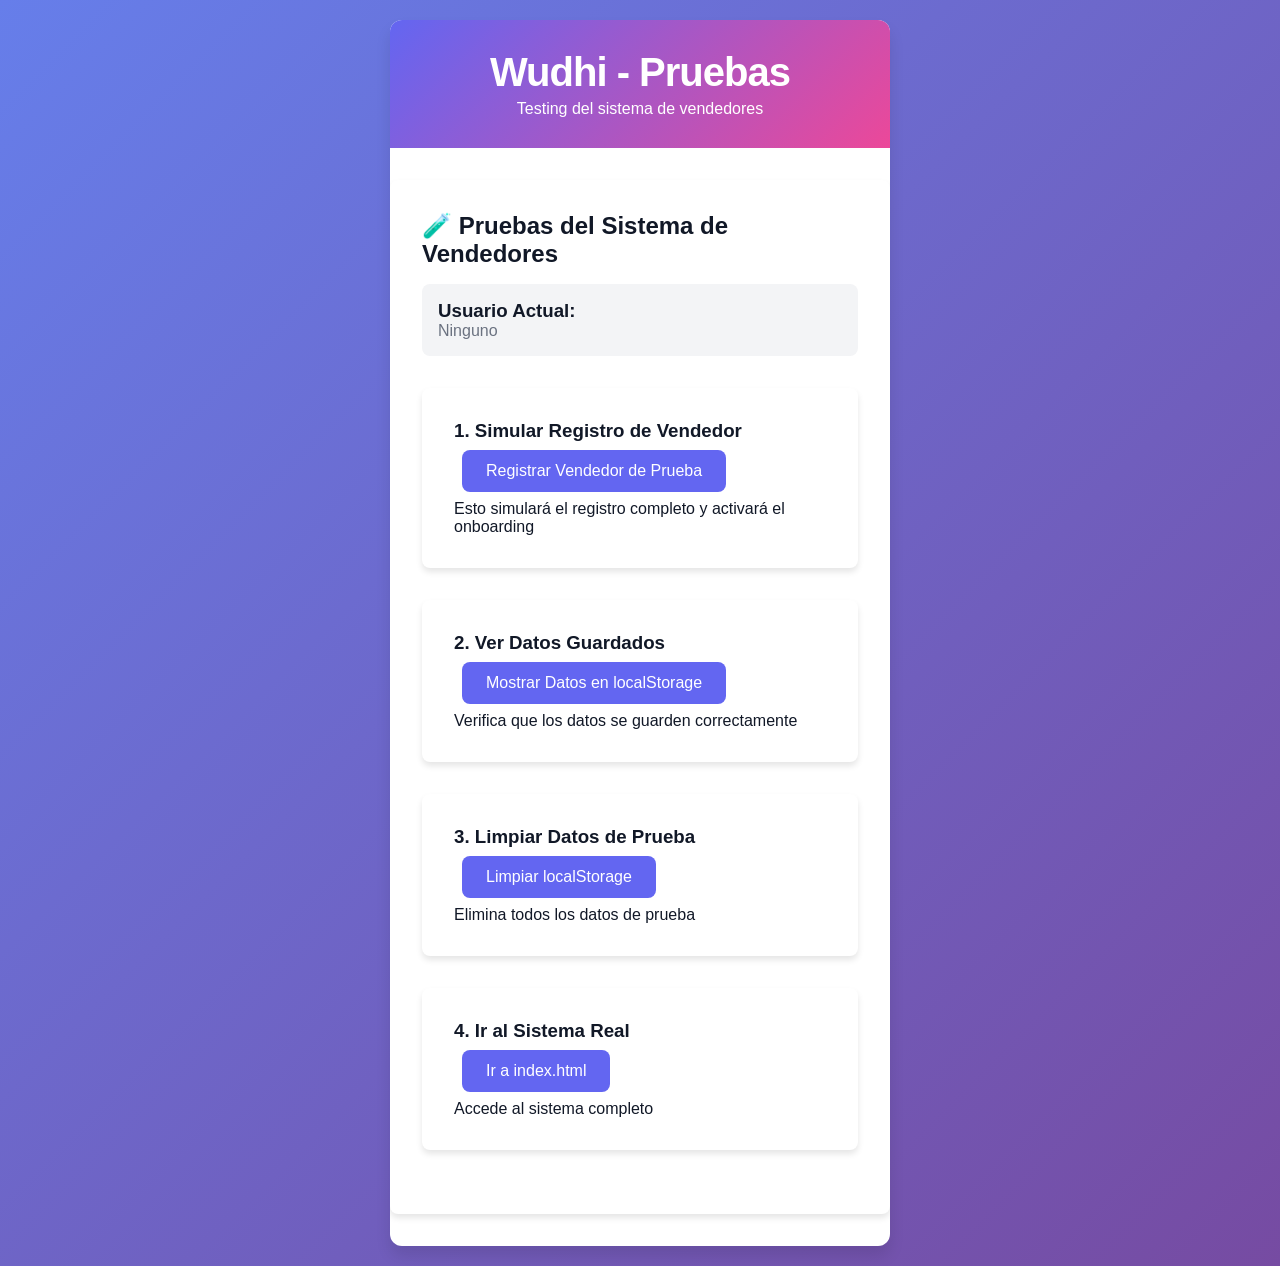
<file: Matias Morales Zuleta/Demo-store/test.html>
<!DOCTYPE html>
<html lang="es">
<head>
    <meta charset="UTF-8">
    <meta name="viewport" content="width=device-width, initial-scale=1.0">
    <title>Prueba - Onboarding Vendedores Wudhi</title>
    <link rel="stylesheet" href="style.css">
    <style>
        .test-section {
            background: white;
            padding: 2rem;
            margin: 2rem auto;
            max-width: 800px;
            border-radius: 8px;
            box-shadow: 0 4px 6px rgba(0, 0, 0, 0.1);
        }
        .test-btn {
            background: #6366f1;
            color: white;
            border: none;
            padding: 0.75rem 1.5rem;
            border-radius: 8px;
            cursor: pointer;
            margin: 0.5rem;
            font-size: 1rem;
        }
        .test-btn:hover {
            background: #4f46e5;
        }
        .user-info {
            background: #f3f4f6;
            padding: 1rem;
            border-radius: 8px;
            margin: 1rem 0;
        }
    </style>
</head>
<body>
    <div class="container">
        <header class="header">
            <div class="logo">
                <h1>Wudhi - Pruebas</h1>
                <p>Testing del sistema de vendedores</p>
            </div>
        </header>

        <div class="test-section">
            <h2>🧪 Pruebas del Sistema de Vendedores</h2>

            <div class="user-info">
                <h3>Usuario Actual:</h3>
                <div id="current-user">Ninguno</div>
            </div>

            <div class="test-section">
                <h3>1. Simular Registro de Vendedor</h3>
                <button class="test-btn" onclick="simulateSellerRegistration()">Registrar Vendedor de Prueba</button>
                <p>Esto simulará el registro completo y activará el onboarding</p>
            </div>

            <div class="test-section">
                <h3>2. Ver Datos Guardados</h3>
                <button class="test-btn" onclick="showStoredData()">Mostrar Datos en localStorage</button>
                <p>Verifica que los datos se guarden correctamente</p>
            </div>

            <div class="test-section">
                <h3>3. Limpiar Datos de Prueba</h3>
                <button class="test-btn" onclick="clearTestData()">Limpiar localStorage</button>
                <p>Elimina todos los datos de prueba</p>
            </div>

            <div class="test-section">
                <h3>4. Ir al Sistema Real</h3>
                <button class="test-btn" onclick="goToMainSystem()">Ir a index.html</button>
                <p>Accede al sistema completo</p>
            </div>
        </div>
    </div>

    <script>
        // Simular registro de vendedor
        function simulateSellerRegistration() {
            const testUser = {
                id: Date.now(),
                name: "María González",
                email: "maria.gonzalez@universidad.edu",
                password: "TestPass123",
                role: "vendedor",
                phone: "+57 300 123 4567",
                university: "Universidad Nacional",
                studentId: "2020001",
                address: {
                    country: "Colombia",
                    city: "Bogotá",
                    street: "Carrera 15 #67-89",
                    postalCode: "110111"
                },
                createdAt: new Date().toISOString(),
                stats: {
                    orders: 0,
                    totalSpent: 0,
                    rating: 0,
                    productsSelling: 0
                }
            };

            // Simular tienda
            const testStore = {
                id: Date.now() + 1,
                sellerId: testUser.id,
                storeName: "María Store",
                storeSlug: "maria-store",
                category: "servicios-academicos",
                rating: 0,
                createdAt: new Date().toISOString()
            };

            // Simular productos
            const testProducts = [
                {
                    id: Date.now() + 2,
                    storeId: testStore.id,
                    sellerId: testUser.id,
                    name: "Tutoría de Matemáticas Avanzadas",
                    description: "Ayuda especializada en cálculo diferencial, álgebra lineal y estadística. Más de 3 años de experiencia ayudando estudiantes.",
                    price: 25000,
                    type: "servicios",
                    category: "servicios-academicos",
                    stock: 999,
                    serviceType: "tutoria",
                    experience: "3 años como tutora",
                    status: "active",
                    createdAt: new Date().toISOString()
                },
                {
                    id: Date.now() + 3,
                    storeId: testStore.id,
                    sellerId: testUser.id,
                    name: "Clases de Física Mecánica",
                    description: "Explicación clara de conceptos de cinemática, dinámica y trabajo/energía. Material incluido.",
                    price: 30000,
                    type: "servicios",
                    category: "servicios-academicos",
                    stock: 999,
                    serviceType: "clases",
                    experience: "Estudiante de ingeniería física",
                    status: "active",
                    createdAt: new Date().toISOString()
                }
            ];

            // Guardar en localStorage
            localStorage.setItem('wudhi_user', JSON.stringify(testUser));
            localStorage.setItem('wudhi_store', JSON.stringify(testStore));
            localStorage.setItem('wudhi_products', JSON.stringify(testProducts));

            updateCurrentUser();
            alert('✅ Usuario vendedor creado exitosamente!\n\nDatos de prueba guardados en localStorage.');
        }

        // Mostrar datos guardados
        function showStoredData() {
            const user = localStorage.getItem('wudhi_user');
            const store = localStorage.getItem('wudhi_store');
            const products = localStorage.getItem('wudhi_products');

            let message = '📊 Datos en localStorage:\n\n';

            if (user) {
                const userData = JSON.parse(user);
                message += `👤 Usuario: ${userData.name} (${userData.role})\n`;
                message += `📧 Email: ${userData.email}\n`;
                message += `📱 Teléfono: ${userData.phone}\n\n`;
            } else {
                message += '❌ No hay usuario guardado\n\n';
            }

            if (store) {
                const storeData = JSON.parse(store);
                message += `🏪 Tienda: ${storeData.storeName}\n`;
                message += `📂 Categoría: ${storeData.category}\n\n`;
            } else {
                message += '❌ No hay tienda guardada\n\n';
            }

            if (products) {
                const productsData = JSON.parse(products);
                message += `📦 Productos: ${productsData.length} productos\n`;
                productsData.forEach((product, index) => {
                    message += `  ${index + 1}. ${product.name} - $${product.price.toLocaleString()}\n`;
                });
            } else {
                message += '❌ No hay productos guardados\n';
            }

            alert(message);
        }

        // Limpiar datos de prueba
        function clearTestData() {
            if (confirm('¿Estás seguro de que quieres eliminar todos los datos de localStorage?')) {
                localStorage.clear();
                updateCurrentUser();
                alert('✅ Todos los datos han sido eliminados.');
            }
        }

        // Ir al sistema principal
        function goToMainSystem() {
            window.location.href = 'index.html';
        }

        // Actualizar información del usuario actual
        function updateCurrentUser() {
            const user = localStorage.getItem('wudhi_user');
            const currentUserDiv = document.getElementById('current-user');

            if (user) {
                const userData = JSON.parse(user);
                currentUserDiv.innerHTML = `
                    <strong>${userData.name}</strong><br>
                    <span style="color: #6b7280;">${userData.email}</span><br>
                    <span style="color: #6366f1;">Rol: ${userData.role}</span>
                `;
            } else {
                currentUserDiv.innerHTML = '<span style="color: #6b7280;">Ninguno</span>';
            }
        }

        // Inicializar
        document.addEventListener('DOMContentLoaded', updateCurrentUser);
    </script>
</body>
</html>
</file>
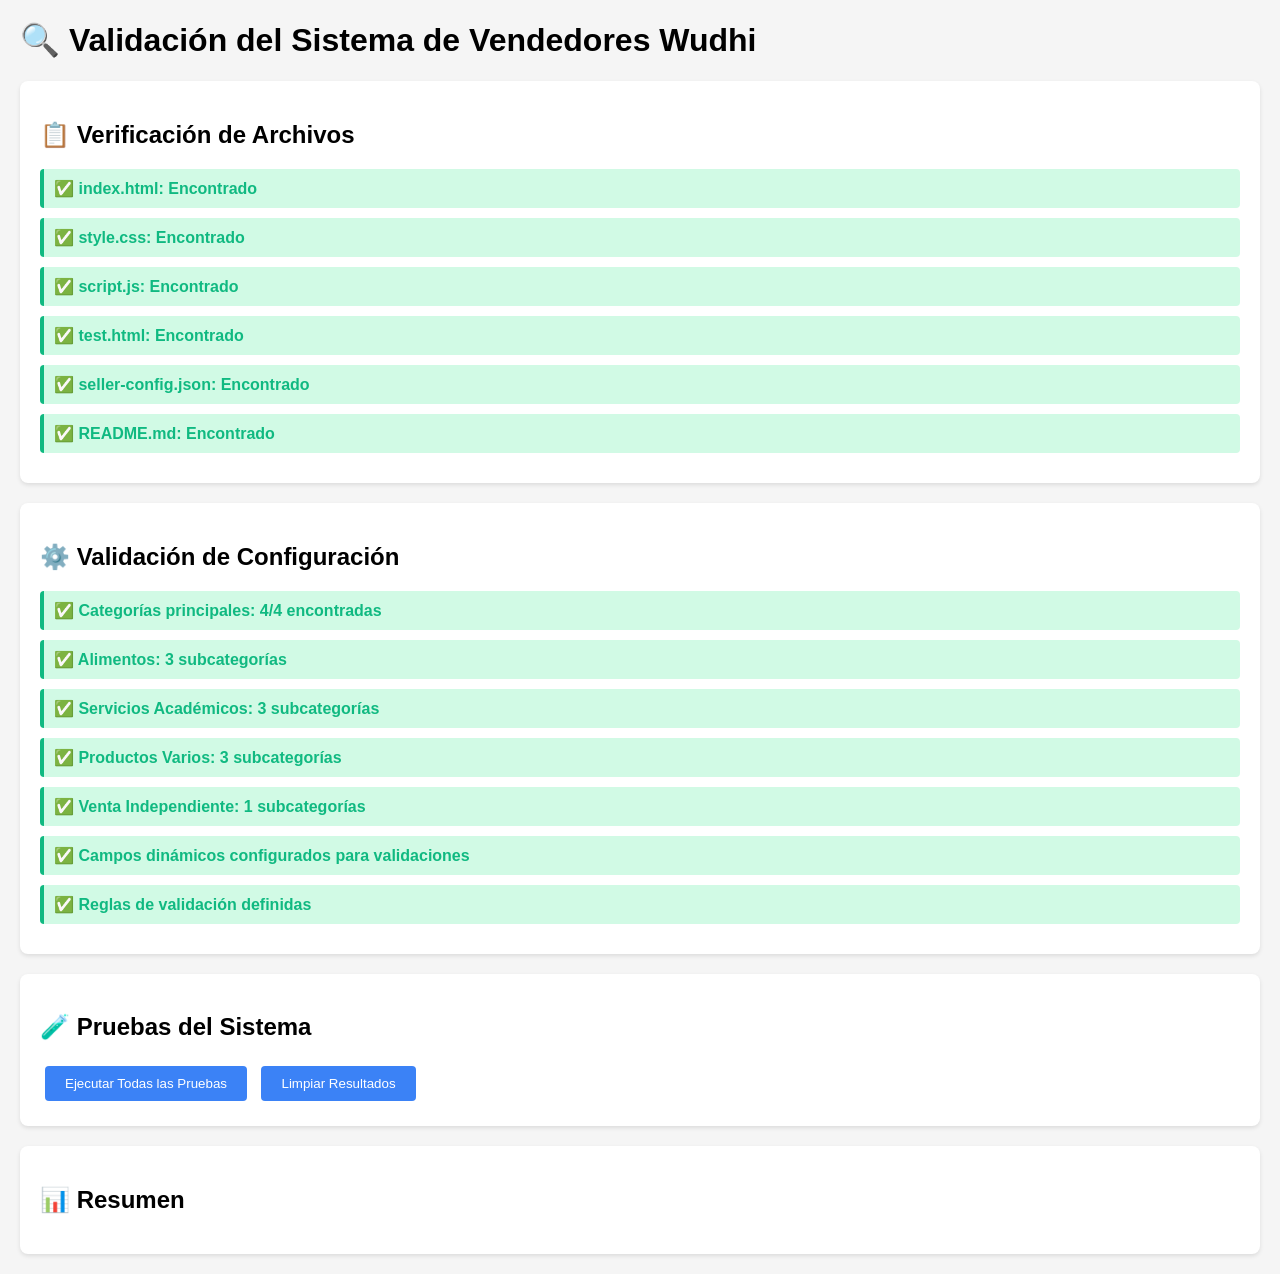
<file: Matias Morales Zuleta/Demo-store/validate.html>
<!DOCTYPE html>
<html lang="es">
<head>
    <meta charset="UTF-8">
    <meta name="viewport" content="width=device-width, initial-scale=1.0">
    <title>Validación - Sistema de Vendedores Wudhi</title>
    <style>
        body { font-family: Arial, sans-serif; margin: 20px; background: #f5f5f5; }
        .validation-section { background: white; padding: 20px; margin: 20px 0; border-radius: 8px; box-shadow: 0 2px 4px rgba(0,0,0,0.1); }
        .success { color: #10b981; font-weight: bold; }
        .error { color: #ef4444; font-weight: bold; }
        .warning { color: #f59e0b; font-weight: bold; }
        .test-result { margin: 10px 0; padding: 10px; border-radius: 4px; }
        .test-result.success { background: #d1fae5; border-left: 4px solid #10b981; }
        .test-result.error { background: #fee2e2; border-left: 4px solid #ef4444; }
        .test-result.warning { background: #fef3c7; border-left: 4px solid #f59e0b; }
        button { background: #3b82f6; color: white; border: none; padding: 10px 20px; border-radius: 4px; cursor: pointer; margin: 5px; }
        button:hover { background: #2563eb; }
        pre { background: #f3f4f6; padding: 10px; border-radius: 4px; overflow-x: auto; }
    </style>
</head>
<body>
    <h1>🔍 Validación del Sistema de Vendedores Wudhi</h1>

    <div class="validation-section">
        <h2>📋 Verificación de Archivos</h2>
        <div id="file-checks"></div>
    </div>

    <div class="validation-section">
        <h2>⚙️ Validación de Configuración</h2>
        <div id="config-validation"></div>
    </div>

    <div class="validation-section">
        <h2>🧪 Pruebas del Sistema</h2>
        <button onclick="runAllTests()">Ejecutar Todas las Pruebas</button>
        <button onclick="clearResults()">Limpiar Resultados</button>
        <div id="test-results"></div>
    </div>

    <div class="validation-section">
        <h2>📊 Resumen</h2>
        <div id="summary"></div>
    </div>

    <script>
        let testResults = { passed: 0, failed: 0, warnings: 0 };

        // Verificar archivos
        function checkFiles() {
            const checks = document.getElementById('file-checks');
            const files = ['index.html', 'style.css', 'script.js', 'test.html', 'seller-config.json', 'README.md'];

            files.forEach(file => {
                fetch(file, { method: 'HEAD' })
                    .then(response => {
                        const result = document.createElement('div');
                        result.className = 'test-result ' + (response.ok ? 'success' : 'error');
                        result.textContent = `${response.ok ? '✅' : '❌'} ${file}: ${response.ok ? 'Encontrado' : 'No encontrado'}`;
                        checks.appendChild(result);
                    })
                    .catch(() => {
                        const result = document.createElement('div');
                        result.className = 'test-result error';
                        result.textContent = `❌ ${file}: Error al verificar`;
                        checks.appendChild(result);
                    });
            });
        }

        // Validar configuración
        function validateConfig() {
            const validation = document.getElementById('config-validation');

            fetch('seller-config.json')
                .then(response => response.json())
                .then(config => {
                    const categories = Object.keys(config.sellerCategories);
                    const expectedCategories = ['alimentos', 'servicios-academicos', 'productos-varios', 'venta-independiente'];

                    // Verificar categorías principales
                    const categoryCheck = document.createElement('div');
                    categoryCheck.className = 'test-result ' + (categories.length === 4 ? 'success' : 'error');
                    categoryCheck.textContent = `${categories.length === 4 ? '✅' : '❌'} Categorías principales: ${categories.length}/4 encontradas`;
                    validation.appendChild(categoryCheck);

                    // Verificar subcategorías
                    let totalSubcategories = 0;
                    categories.forEach(cat => {
                        const subcats = config.sellerCategories[cat].subcategories;
                        totalSubcategories += subcats.length;

                        const subcatCheck = document.createElement('div');
                        subcatCheck.className = 'test-result success';
                        subcatCheck.textContent = `✅ ${config.sellerCategories[cat].name}: ${subcats.length} subcategorías`;
                        validation.appendChild(subcatCheck);
                    });

                    // Verificar campos dinámicos
                    const fieldCheck = document.createElement('div');
                    fieldCheck.className = 'test-result success';
                    fieldCheck.textContent = `✅ Campos dinámicos configurados para validaciones`;
                    validation.appendChild(fieldCheck);

                    // Verificar reglas de validación
                    const rulesCheck = document.createElement('div');
                    rulesCheck.className = 'test-result ' + (config.validationRules ? 'success' : 'error');
                    rulesCheck.textContent = `${config.validationRules ? '✅' : '❌'} Reglas de validación definidas`;
                    validation.appendChild(rulesCheck);

                })
                .catch(error => {
                    const errorDiv = document.createElement('div');
                    errorDiv.className = 'test-result error';
                    errorDiv.textContent = `❌ Error al cargar configuración: ${error.message}`;
                    validation.appendChild(errorDiv);
                });
        }

        // Ejecutar pruebas del sistema
        function runAllTests() {
            testResults = { passed: 0, failed: 0, warnings: 0 };
            const results = document.getElementById('test-results');
            results.innerHTML = '<p>🧪 Ejecutando pruebas...</p>';

            // Prueba 1: Simular registro de vendedor
            testSellerRegistration();

            // Prueba 2: Verificar localStorage
            setTimeout(() => testLocalStorage(), 1000);

            // Prueba 3: Verificar categorías dinámicas
            setTimeout(() => testDynamicCategories(), 2000);

            // Prueba 4: Verificar formulario dinámico
            setTimeout(() => testDynamicForms(), 3000);

            // Mostrar resumen final
            setTimeout(() => showSummary(), 4000);
        }

        function testSellerRegistration() {
            const testUser = {
                id: Date.now(),
                name: "Test Seller",
                email: "test@example.com",
                role: "vendedor",
                createdAt: new Date().toISOString()
            };

            localStorage.setItem('wudhi_user', JSON.stringify(testUser));

            const result = document.createElement('div');
            result.className = 'test-result success';
            result.textContent = '✅ Registro de vendedor simulado exitosamente';
            document.getElementById('test-results').appendChild(result);
            testResults.passed++;
        }

        function testLocalStorage() {
            const user = localStorage.getItem('wudhi_user');
            const result = document.createElement('div');

            if (user) {
                const userData = JSON.parse(user);
                result.className = 'test-result success';
                result.textContent = `✅ localStorage funciona: Usuario ${userData.name} guardado`;
                testResults.passed++;
            } else {
                result.className = 'test-result error';
                result.textContent = '❌ Error: No se pudo guardar en localStorage';
                testResults.failed++;
            }

            document.getElementById('test-results').appendChild(result);
        }

        function testDynamicCategories() {
            fetch('seller-config.json')
                .then(response => response.json())
                .then(config => {
                    const categories = Object.keys(config.sellerCategories);
                    const result = document.createElement('div');

                    if (categories.length >= 4) {
                        result.className = 'test-result success';
                        result.textContent = `✅ Categorías dinámicas: ${categories.length} categorías cargadas`;
                        testResults.passed++;
                    } else {
                        result.className = 'test-result error';
                        result.textContent = `❌ Error: Solo ${categories.length} categorías encontradas`;
                        testResults.failed++;
                    }

                    document.getElementById('test-results').appendChild(result);
                })
                .catch(() => {
                    const result = document.createElement('div');
                    result.className = 'test-result error';
                    result.textContent = '❌ Error al cargar categorías dinámicas';
                    testResults.failed++;
                    document.getElementById('test-results').appendChild(result);
                });
        }

        function testDynamicForms() {
            // Simular verificación de campos dinámicos
            const result = document.createElement('div');
            result.className = 'test-result success';
            result.textContent = '✅ Sistema de formularios dinámicos preparado';
            document.getElementById('test-results').appendChild(result);
            testResults.passed++;
        }

        function showSummary() {
            const summary = document.getElementById('summary');
            summary.innerHTML = `
                <div class="test-result success">✅ Pruebas exitosas: ${testResults.passed}</div>
                <div class="test-result error">❌ Pruebas fallidas: ${testResults.failed}</div>
                <div class="test-result warning">⚠️ Advertencias: ${testResults.warnings}</div>
                <p><strong>Total de pruebas:</strong> ${testResults.passed + testResults.failed + testResults.warnings}</p>
            `;
        }

        function clearResults() {
            document.getElementById('test-results').innerHTML = '';
            document.getElementById('summary').innerHTML = '';
            localStorage.removeItem('wudhi_user');
        }

        // Inicializar validaciones
        document.addEventListener('DOMContentLoaded', () => {
            checkFiles();
            validateConfig();
        });
    </script>
</body>
</html>
</file>
<file: HAIDER DAVID LEMUS ARIAS/CSS/styles.css>
@import url(https://fonts.googleapis.com/css2?family=Poppins:wght@300;400;500;600;700;800;900&display=swap);

* {
    margin: 0;
    padding: 0;
    box-sizing: border-box;
    text-decoration: none;
    border: none;
    outline: none;
    font-family: "Poppins", sans-serif;
}

:root {
    --bg-color: #081b29;
    --main-color: #00abf0;
    --text-color: #333;
    --second-text-color: #555;
    --white-color: #fff;
    --cover-color: linear-gradient(45deg, #00abf0, #006e9a);
    --pages-color: linear-gradient(90deg, #fff, #ddd);
    --border: .125rem solid #00abf0;
    --box-shadow: 0 0 .6rem rgba(0, 0, 0, .2);
}

body {
    display: flex;
    justify-content: center;
    align-items: center;
    min-height: 100vh;
    background: var(--bg-color);
    color: var(--text-color);
    overflow: hidden;
}

.wrapper {
    position: relative;
    width: 66rem;
    height: 45rem;
    padding: 2rem;
    perspective: 250rem;
    animation: show-animation 2s forwards;
}

@keyframes show-animation {
    0%, 30% {
        opacity: 0;
        transform: rotate(-20deg);
    }
    100% {
        opacity: 1;
        transform: rotate(0deg);
    }
}

.cover {
    position: absolute;
    top: 0;
    left: 0;
    width: 50%;
    height: 100%;
    background: var(--cover-color);
    box-shadow: var(--box-shadow);
    border-top-left-radius: .6rem;
    border-bottom-left-radius: .6rem;
    transform-origin: right;
}

.cover.cover-left {
    z-index: -1;
}

.cover.cover-right {
    z-index: 100;
    transition: transform 1s cubic-bezier(.645, .045, .355, 1);
}

.cover.cover-right.turn{
    transform: rotateY(180deg);
}

.book {
    position: relative;
    width: 100%;
    height: 100%;
    display: flex;
    perspective: 250rem;
}

.book .book-page {
    position: absolute;
    width: 50%;
    height: 100%;
    background: var(--pages-color);
    box-shadow: 0 0 .6rem rgba(0, 0, 0, .1);
    display: flex;
    padding: 2rem;
}

.book-page.page-left {
    box-shadow: -.6rem .6rem .6rem rgba(0, 0, 0, .1);
}

.profile-page {
    display: flex;
    flex-direction: column;
    justify-content: center;
    align-items: center;
}

.profile-page img {
    max-width: 180px;
    border-radius: 50%;
    border: .25rem solid var(--main-color);
    margin-bottom: .8rem;
}

.profile-page h1 {
    font-size: 2.7rem;
    line-height: 1;
}

.profile-page h3 {
    font-size: 1.5rem;
    color: var(--main-color);
}

.profile-page .social-media {
    margin: .6rem 0 .8rem;
}

.profile-page .social-media a {
    display: inline-flex;
    justify-content: center;
    align-items: center;
    width: 2.5rem;
    height: 2.5rem;
    background: transparent;
    border: var(--border);
    border-radius: 50%;
    font-size: 1.3rem;
    color: var(--main-color);
    margin: 0 .2rem;
    transition: .5s;
}

.profile-page .social-media a:hover {
    background: var(--main-color);
    color: var(--white-color);
}

.profile-page p {
    text-align: justify;
}

.profile-page .btn-box {
    margin-top: 1.2rem;
}

.btn {
    display: inline-flex;
    justify-content: center;
    align-items: center;
    width: 9.5rem;
    height: 3rem;
    background: var(--main-color);
    border: var(--border);
    border-radius: .3rem;
    font-size: 1rem;
    color: var(--white-color);
    font-weight: 500;
    margin: 0 1rem;
    transition: .5s;
}

.btn:hover {
    background: transparent;
    color: var(--main-color);
}

.btn-box .btn:nth-child(2) {
    background: transparent;
    color: var(--main-color);
}

.btn-box .btn:nth-child(2):hover {
    background: var(--main-color);
    color: var(--white-color);
}

.book-page.page-right {
    position: absolute;
    right: 0;
    transform-style: preserve-3d;
    transform-origin: left;
    transition: transform 1s cubic-bezier(.645, .045, .355, 1);
}

.book-page.page-right.turn {
    transform: rotateY(-180deg);
}

.book-page .page-front,
.book-page .page-back {
    position: absolute;
    top: 0;
    left: 0;
    width: 100%;
    height: 100%;
    background: var(--pages-color);
    padding: 1.5rem 2rem;
}

.book-page .page-front {
    transform: rotateY(0deg) translateZ(1px); 
}

.book-page .page-back {
    transform: rotateY(180deg) translateZ(1px); 
}

.title {
    text-align: center;
    margin-bottom: 1rem;
}

.workeduc-box {
    border-left: var(--main-color);
}

.workeduc-box .workeduc-content {
    position: relative;
    padding-left: 1.6rem;
    margin-bottom: 1.2rem;
}

.workeduc-box .workeduc-content::before {
    content: '';
    position: absolute;
    top: 0;
    left: -0.65rem;
    width: 1.2rem;
    height: 1.2rem;
    background: var(--main-color);
    border-radius: 50%;
}

.workeduc-content .year {
    color: var(--main-color);
}

.workeduc-content .year i{
    margin-right: .4rem;
}

.number-page {
    position: absolute;
    bottom: 1.2rem;
    left: 50%;
    transform: translateX(-50%);
}

.nextprev-bnt {
    position: absolute;
    bottom: .9rem;
    right: 1.5rem;
    width: 2rem;
    height: 2rem;
    cursor: pointer;
    font-size: 2rem;
    color: var(--second-text-color);
    display: inline-flex;
    justify-content: center;
    align-items: center;
    transition: .5s;
}

.nextprev-bnt:hover {
    color: var(--main-color);
}

.nextprev-bnt.back {
    left: 1.5rem;
}

.page-back .workeduc-content h3 {   
    font-size: 1rem;
}

.page-back .workeduc-content p {
    font-size: 0.90rem;
    line-height: 1.4;
}

.page-back .year {
    font-size: 0.8rem;
}

.services-box {
    display: flex;
    flex-wrap: wrap;
    gap: 1.5rem;
}

.services-box .services-content {
    flex: 1 1 10rem;
    border: var(--border);
    border-radius: .5rem;
    padding: .8rem .5rem 1.1rem;
    text-align: center;
}

.services-box {
    display: grid;
    grid-template-columns: repeat(2, 1fr); /* 2 columnas */
    gap: 1rem;
}

.services-content {
    background: #f5f5f5;
    border-radius: .5rem;
    padding: 1rem;
    text-align: center;
    transition: .3s;
}

.services-content:hover {
    transform: translateY(-5px);
    box-shadow: 0 0 .6rem rgba(0,0,0,0.2);
}

.services-content i {
    font-size: 2rem;
    color: var(--main-color);
    margin-bottom: .5rem;
}

.services-content h3 {
    font-size: 1.1rem;
}

.services-content p {
    margin: .2rem 0 .8rem;
    font-size: 0.8rem;
    line-height: 1.3;
}

.services-box {
    display: grid;
    grid-template-columns: repeat(2, 1fr);
    gap: 1rem;
}

.services-content:last-child {
    grid-column: 1 / 3; /* ocupa las 2 columnas */
    justify-self: center; /* lo centra */
    width: 60%;
}

.services-content {
    min-height: 200px; /* altura mínima */
    height: auto; /* se adapta al contenido */
    display: flex;
    flex-direction: column;
    justify-content: space-between;
}

.services-content p {
    overflow-wrap: break-word;
}

.services-content h3 {
    font-size: 1.05rem;
}

.services-content p {
    font-size: 0.78rem;
    line-height: 1.2;
}

.services-content i {
    font-size: 1.9rem;
}

.skills-box {
    display: flex;
    flex-wrap: wrap;
    gap: 1.5rem;
}

.skills-box .skills-content {
    flex: 1 1 20rem;
}

.skills-content h3 {
    font-size: 1.3rem;
    line-height: 1;
    margin-bottom: .6rem;
}

.skills-content .content {
    display: flex;
    flex-wrap: wrap;
    gap: .8rem;
}

.skills-content .content span {
    display: inline-flex;
    flex-direction: column;
    justify-content: center;
    align-items: center;
    width: 6rem;
    height: 5rem;
    border: var(--border);
    border-radius: .3rem;
    font-weight: 600;
    transition: .3s ease;
}

.skills-content ,.content span:hover {
    box-shadow: var(--box-shadow);
}

.skills-content .content span i {
    font-size: 3rem;
    color: var(--main-color);
}

.skills-content {
    box-shadow: none !important;
    background: transparent; /* opcional si también ves fondo raro */
}

.skills-content .content {
    box-shadow: none !important;
}

.portfolio-box .img-box {
    width: 100%;
    height: 18rem; /* más grande */
    border: var(--border);
    border-radius: .5rem;
    overflow: hidden;
    display: flex;
    justify-content: center;
    align-items: center;
    background: #000; /* fondo por si sobra espacio */
}

.portfolio-box .img-box img {
    width: 100%;
    height: 100%;
    object-fit: contain; /* 🔥 clave: muestra la imagen completa */
    transition: .5s ease;
}

.portfolio-box .img-box img:hover {
    transform: scale(1.05); /* zoom suave */
}

.portfolio-box {
    display: block;
}

/* 🔥 Ajustar imagen */
.portfolio-box .img-box {
    height: 14rem; /* bajamos un poco */
}

/* 🔥 Ajustar texto */
.portfolio-box .info-box {
    margin: 0.8rem 0;
    flex-grow: 1;
}

/* 🔥 Botones abajo */
.portfolio-box .btn-box {
    margin-top: 1rem;
    display: flex;
    justify-content: center;
}

.portfolio-box .info-box {
    margin: 1rem 0 1.5rem;
}

.portfolio-box .info-box .info-title {
    display: flex;
    justify-content: space-between;
    align-items: center;
    margin-bottom: 1rem;
}

.portfolio-box .info-box .info-title h3 {
    font-size: 1.3rem;
}

.portfolio-box .info-box .info-title a {
    display: flex;
    align-items: center;
    color: var(--main-color);
}

.portfolio-box .info-box .info-title a i {
    margin-left: .3rem;
}

.portfolio-box .info-box p:nth-of-type(1) {
    font-weight: 600;
}

.portfolio-box .btn-box {
    display: flex;
    justify-content: center;
}

.portfolio-box .btn-box .btn {
    margin: 0 1.15rem;
}

.contact-box {
    text-align: center;
}

.contact-box .field {
    width: 100%;
    background: transparent;
    border: var(--border);
    border-radius: .3rem;
    padding: .8rem;
    font-size: 1rem;
    color: var(--text-color);
    margin-bottom: 1.5rem;
}

.contact-box .field::placeholder {
    color: var(--text-color);
}

.contact-box textarea {
    resize: none;
    height: 15rem;
}

.contact-box .btn {
    cursor: pointer;
}

.back-profile {
    position: absolute;
    bottom: 1.2rem;
    right: 2rem;
    width: 2rem;
    height: 2rem;
    background: transparent;
    border: var(--border);
    border-radius: .3rem;
    font-size: 1.1rem;
    color: var(--main-color);
    display: inline-flex;
    justify-content: center;
    align-items: center;
    transition: .5s;
}

.back-profile:hover {
    background: var(--main-color);
    color: var(--white-color);
}

.back-profile p {
    position: absolute;
    top: 0;
    left: 50%;
    transform: translateX(-50%) scale(.5);
    font-size: 1rem;
    color: var(--main-color);
    opacity: 0;
    transition: .5s;
}

.back-profile:hover p {
    opacity: 1;
    transform: translateX(-50%) scale(1);
    top: -1.8rem;
}

.services-content:nth-child(3) .btn {
    display: flex;
    margin: 1px auto 0;
}
</file>
<file: Matias Morales Zuleta/Demo-store/style.css>
/* ===========================
   VARIABLES Y ESTILOS BASE
   =========================== */

:root {
    --primary-color: #6366f1;
    --primary-dark: #4f46e5;
    --primary-light: #818cf8;
    --secondary-color: #ec4899;
    --success-color: #10b981;
    --error-color: #ef4444;
    --warning-color: #f59e0b;
    --gray-light: #f3f4f6;
    --gray-medium: #d1d5db;
    --gray-dark: #374151;
    --text-primary: #111827;
    --text-secondary: #6b7280;
    --border-radius: 8px;
    --transition: all 0.3s ease;
    --shadow-sm: 0 1px 2px rgba(0, 0, 0, 0.05);
    --shadow-md: 0 4px 6px rgba(0, 0, 0, 0.1);
    --shadow-lg: 0 10px 15px rgba(0, 0, 0, 0.1);
}

* {
    margin: 0;
    padding: 0;
    box-sizing: border-box;
}

body {
    font-family: 'Segoe UI', Tahoma, Geneva, Verdana, sans-serif;
    background: linear-gradient(135deg, #667eea 0%, #764ba2 100%);
    min-height: 100vh;
    color: var(--text-primary);
    display: flex;
    align-items: center;
    justify-content: center;
    padding: 20px;
}

/* ===========================
   ESTRUCTURA PRINCIPAL
   =========================== */

.container {
    width: 100%;
    max-width: 500px;
    background: white;
    border-radius: 12px;
    box-shadow: var(--shadow-lg);
    overflow: hidden;
    min-height: 600px;
    display: flex;
    flex-direction: column;
}

/* ===========================
   HEADER
   =========================== */

.header {
    background: linear-gradient(135deg, var(--primary-color) 0%, var(--secondary-color) 100%);
    color: white;
    padding: 30px 20px;
    text-align: center;
}

.logo h1 {
    font-size: 2.5rem;
    font-weight: 700;
    margin-bottom: 5px;
    letter-spacing: -1px;
}

.tagline {
    font-size: 0.9rem;
    opacity: 0.95;
    font-weight: 300;
}

/* ===========================
   MAIN CONTAINER
   =========================== */

.main-container {
    flex: 1;
    padding: 40px 30px;
    display: flex;
    flex-direction: column;
    gap: 30px;
}

.welcome-panel {
    text-align: center;
    margin-bottom: 20px;
}

.welcome-panel h2 {
    color: var(--text-primary);
    margin-bottom: 10px;
    font-size: 1.5rem;
}

.welcome-panel p {
    color: var(--text-secondary);
    font-size: 0.95rem;
    line-height: 1.5;
}

/* ===========================
   FORMULARIOS
   =========================== */

.forms-wrapper {
    position: relative;
}

.form-container {
    opacity: 0;
    visibility: hidden;
    position: absolute;
    width: 100%;
    transition: var(--transition);
    pointer-events: none;
}

.form-container.active {
    opacity: 1;
    visibility: visible;
    position: relative;
    pointer-events: all;
}

.form-container h3 {
    color: var(--text-primary);
    margin-bottom: 25px;
    font-size: 1.3rem;
    text-align: center;
}

/* ===========================
   CAMPOS DEL FORMULARIO
   =========================== */

.form-group {
    margin-bottom: 20px;
    transition: var(--transition);
}

.form-group.hidden {
    display: none;
    opacity: 0;
}

.form-group.hidden.visible {
    display: block;
}

.form-group.visible input,
.form-group.visible .role-selector {
    animation: slideInUp 0.3s ease forwards;
}

@keyframes slideInUp {
    from {
        opacity: 0;
        transform: translateY(10px);
    }
    to {
        opacity: 1;
        transform: translateY(0);
    }
}

label {
    display: block;
    margin-bottom: 8px;
    font-weight: 600;
    color: var(--text-primary);
    font-size: 0.95rem;
}

input[type="text"],
input[type="email"],
input[type="password"] {
    width: 100%;
    padding: 12px 15px;
    border: 2px solid var(--gray-medium);
    border-radius: var(--border-radius);
    font-size: 1rem;
    transition: var(--transition);
    background: white;
}

input[type="text"]:focus,
input[type="email"]:focus,
input[type="password"]:focus {
    outline: none;
    border-color: var(--primary-color);
    box-shadow: 0 0 0 3px rgba(99, 102, 241, 0.1);
}

input:disabled {
    background-color: var(--gray-light);
    color: var(--gray-dark);
    cursor: not-allowed;
    opacity: 0.6;
}

/* ===========================
   INPUT CONTRASEÑA
   =========================== */

.password-input-wrapper {
    position: relative;
    display: flex;
    align-items: center;
}

.password-input-wrapper input {
    padding-right: 45px;
}

.toggle-password {
    position: absolute;
    right: 12px;
    background: none;
    border: none;
    cursor: pointer;
    font-size: 1.2rem;
    transition: var(--transition);
    padding: 5px;
}

.toggle-password:hover {
    opacity: 0.7;
}

/* ===========================
   REQUERIMIENTOS DE CONTRASEÑA
   =========================== */

.password-requirements {
    margin-top: 10px;
    padding: 12px;
    background: var(--gray-light);
    border-radius: var(--border-radius);
    font-size: 0.85rem;
}

.password-requirements p {
    margin: 5px 0;
    color: var(--text-secondary);
    transition: var(--transition);
}

.password-requirements p.valid {
    color: var(--success-color);
}

.password-requirements p.valid::before {
    content: "✓ ";
    font-weight: bold;
}

/* ===========================
   ESTADO DE CAMPO
   =========================== */

.field-status {
    font-size: 0.85rem;
    margin-top: 5px;
    height: 20px;
    transition: var(--transition);
    min-height: 20px;
}

.field-status.success {
    color: var(--success-color);
}

.field-status.error {
    color: var(--error-color);
}

.field-hint {
    font-size: 0.8rem;
    color: var(--text-secondary);
    margin-top: 5px;
    font-style: italic;
}

/* ===========================
   SELECTOR DE ROLE
   =========================== */

.role-selector {
    display: grid;
    grid-template-columns: 1fr 1fr;
    gap: 15px;
    margin-bottom: 10px;
}

.role-option {
    position: relative;
}

.role-option input[type="radio"] {
    display: none;
}

.role-label {
    display: flex;
    flex-direction: column;
    align-items: center;
    justify-content: center;
    padding: 20px;
    border: 2px solid var(--gray-medium);
    border-radius: var(--border-radius);
    cursor: pointer;
    transition: var(--transition);
    background: var(--gray-light);
    gap: 8px;
}

.role-label .role-icon {
    font-size: 2rem;
}

.role-label span:last-child {
    font-size: 0.9rem;
    font-weight: 500;
}

.role-option input[type="radio"]:checked + .role-label {
    background: var(--primary-color);
    color: white;
    border-color: var(--primary-color);
}

.role-label:disabled {
    opacity: 0.6;
    cursor: not-allowed;
}

/* ===========================
   CREATEDAT DISPLAY
   =========================== */

.created-at-display {
    padding: 12px 15px;
    background: var(--gray-light);
    border: 2px solid var(--gray-medium);
    border-radius: var(--border-radius);
    font-size: 0.95rem;
    color: var(--text-primary);
    text-align: center;
}

/* ===========================
   BOTONES
   =========================== */

.btn {
    padding: 12px 20px;
    border: none;
    border-radius: var(--border-radius);
    font-size: 1rem;
    font-weight: 600;
    cursor: pointer;
    transition: var(--transition);
    width: 100%;
    text-transform: uppercase;
    letter-spacing: 0.5px;
}

.btn-primary {
    background: linear-gradient(135deg, var(--primary-color) 0%, var(--primary-dark) 100%);
    color: white;
}

.btn-primary:hover:not(:disabled) {
    transform: translateY(-2px);
    box-shadow: var(--shadow-md);
}

.btn-primary:active:not(:disabled) {
    transform: translateY(0);
}

.btn-primary:disabled {
    opacity: 0.5;
    cursor: not-allowed;
}

.btn-secondary {
    background: var(--gray-light);
    color: var(--text-primary);
    border: 2px solid var(--gray-medium);
}

.btn-secondary:hover:not(:disabled) {
    background: var(--gray-medium);
    color: white;
}

.form-actions {
    display: flex;
    gap: 10px;
    margin-top: 30px;
}

.form-actions .btn {
    flex: 1;
}

/* ===========================
   LINK BUTTONS
   =========================== */

.link-btn {
    background: none;
    border: none;
    color: var(--primary-color);
    cursor: pointer;
    text-decoration: none;
    font-weight: 600;
    transition: var(--transition);
    font-size: inherit;
    padding: 0;
}

.link-btn:hover {
    color: var(--primary-dark);
    text-decoration: underline;
}

/* ===========================
   TOGGLE Y OPCIONES
   =========================== */

.form-toggle {
    text-align: center;
    margin-top: 25px;
    padding-top: 20px;
    border-top: 1px solid var(--gray-medium);
}

.form-toggle p {
    color: var(--text-secondary);
    font-size: 0.9rem;
}

.login-options {
    display: flex;
    justify-content: space-between;
    align-items: center;
    margin-top: 15px;
    gap: 10px;
    flex-wrap: wrap;
}

.checkbox-label {
    display: flex;
    align-items: center;
    gap: 8px;
    cursor: pointer;
    font-size: 0.9rem;
    color: var(--text-secondary);
}

.checkbox-label input[type="checkbox"] {
    width: 18px;
    height: 18px;
    cursor: pointer;
}

/* ===========================
   MODAL
   =========================== */

.modal {
    position: fixed;
    top: 0;
    left: 0;
    right: 0;
    bottom: 0;
    background: rgba(0, 0, 0, 0.5);
    display: flex;
    align-items: center;
    justify-content: center;
    z-index: 1000;
    opacity: 1;
    visibility: visible;
    transition: var(--transition);
}

.modal.hidden {
    opacity: 0;
    visibility: hidden;
    pointer-events: none;
}

.modal-content {
    background: white;
    border-radius: 12px;
    width: 90%;
    max-width: 400px;
    box-shadow: var(--shadow-lg);
    animation: slideInDown 0.3s ease forwards;
}

@keyframes slideInDown {
    from {
        opacity: 0;
        transform: translateY(-20px);
    }
    to {
        opacity: 1;
        transform: translateY(0);
    }
}

.modal-header {
    display: flex;
    justify-content: space-between;
    align-items: center;
    padding: 20px;
    border-bottom: 1px solid var(--gray-medium);
}

.modal-header h3 {
    margin: 0;
    color: var(--text-primary);
}

.close-modal {
    background: none;
    border: none;
    font-size: 1.5rem;
    cursor: pointer;
    color: var(--text-secondary);
    transition: var(--transition);
}

.close-modal:hover {
    color: var(--text-primary);
}

.modal-body {
    padding: 20px;
}

.modal-body p {
    color: var(--text-secondary);
    margin-bottom: 15px;
    font-size: 0.9rem;
}

.modal-actions {
    display: flex;
    gap: 10px;
    padding: 20px;
    border-top: 1px solid var(--gray-medium);
}

.modal-actions .btn {
    flex: 1;
    padding: 10px;
    font-size: 0.9rem;
}

/* ===========================
   FOOTER
   =========================== */

.footer {
    background: var(--gray-light);
    padding: 20px;
    text-align: center;
    border-top: 1px solid var(--gray-medium);
}

.footer p {
    color: var(--text-secondary);
    font-size: 0.8rem;
}

/* ===========================
   RESPONSIVE - TABLET
   =========================== */

@media (max-width: 768px) {
    .header {
        padding: 25px 15px;
    }

    .logo h1 {
        font-size: 2rem;
    }

    .main-container {
        padding: 30px 20px;
        gap: 20px;
    }

    .container {
        max-width: 100%;
        border-radius: 8px;
    }

    .role-selector {
        grid-template-columns: 1fr;
    }

    .role-label {
        flex-direction: row;
        justify-content: flex-start;
        gap: 15px;
    }

    .role-label .role-icon {
        font-size: 1.5rem;
    }

    .login-options {
        flex-direction: column;
        align-items: flex-start;
    }

    .modal-content {
        width: 95%;
    }
}

/* ===========================
   RESPONSIVE - MÓVIL
   =========================== */

@media (max-width: 480px) {
    body {
        padding: 10px;
    }

    .header {
        padding: 20px 15px;
    }

    .logo h1 {
        font-size: 1.8rem;
    }

    .tagline {
        font-size: 0.85rem;
    }

    .main-container {
        padding: 20px 15px;
        gap: 15px;
    }

    .welcome-panel h2 {
        font-size: 1.2rem;
    }

    .welcome-panel p {
        font-size: 0.85rem;
    }

    .form-container h3 {
        font-size: 1.1rem;
        margin-bottom: 20px;
    }

    .form-group {
        margin-bottom: 15px;
    }

    input[type="text"],
    input[type="email"],
    input[type="password"] {
        padding: 10px 12px;
        font-size: 16px;
    }

    label {
        font-size: 0.9rem;
        margin-bottom: 6px;
    }

    .btn {
        padding: 10px 15px;
        font-size: 0.9rem;
        letter-spacing: 0.3px;
    }

    .form-toggle p {
        font-size: 0.85rem;
    }

    .field-hint {
        font-size: 0.75rem;
    }

    .password-requirements {
        font-size: 0.8rem;
        padding: 10px;
    }

    .password-requirements p {
        margin: 4px 0;
    }

    .modal-content {
        width: 95%;
        max-width: 90vw;
    }

    .modal-header {
        padding: 15px;
    }

    .modal-body {
        padding: 15px;
    }

    .modal-actions {
        padding: 15px;
        gap: 8px;
    }

    .footer {
        padding: 15px;
    }

    .footer p {
        font-size: 0.75rem;
    }
}

/* ===========================
   ANIMACIONES Y TRANSICIONES
   =========================== */

@keyframes fadeIn {
    from {
        opacity: 0;
    }
    to {
        opacity: 1;
    }
}

@keyframes shake {
    0%, 100% {
        transform: translateX(0);
    }
    25% {
        transform: translateX(-5px);
    }
    75% {
        transform: translateX(5px);
    }
}

.error-shake {
    animation: shake 0.3s ease;
}

/* ===========================
   SELLER ONBOARDING STYLES
   =========================== */

.seller-onboarding {
    max-width: 700px;
    width: 100%;
}

.onboarding-step {
    display: none;
}

.onboarding-step.active {
    display: block;
}

.step-header {
    margin-bottom: 2rem;
}

.step-indicator {
    display: flex;
    align-items: center;
    gap: 1rem;
    margin-bottom: 1rem;
}

.step-number {
    width: 40px;
    height: 40px;
    background: var(--primary-color);
    color: white;
    border-radius: 50%;
    display: flex;
    align-items: center;
    justify-content: center;
    font-weight: bold;
    font-size: 1.1rem;
}

.step-title {
    font-size: 1.2rem;
    font-weight: 600;
    color: var(--text-primary);
}

.step-progress {
    margin-top: 1rem;
}

.progress-bar {
    width: 100%;
    height: 6px;
    background: var(--gray-light);
    border-radius: 3px;
    overflow: hidden;
}

.progress-fill {
    height: 100%;
    background: var(--primary-color);
    transition: width 0.3s ease;
}

/* Categories Grid */
.categories-grid {
    display: grid;
    grid-template-columns: repeat(auto-fit, minmax(250px, 1fr));
    gap: 1.5rem;
    margin-bottom: 2rem;
}

.category-card {
    border: 2px solid var(--gray-light);
    border-radius: var(--border-radius);
    padding: 1.5rem;
    cursor: pointer;
    transition: var(--transition);
    text-align: center;
    background: white;
}

.category-card:hover {
    border-color: var(--primary-color);
    transform: translateY(-2px);
    box-shadow: var(--shadow-md);
}

.category-card.selected {
    border-color: var(--primary-color);
    background: rgba(99, 102, 241, 0.05);
}

.category-icon {
    font-size: 3rem;
    margin-bottom: 1rem;
}

.category-card h4 {
    font-size: 1.1rem;
    margin-bottom: 0.5rem;
    color: var(--text-primary);
}

.category-card p {
    color: var(--text-secondary);
    margin-bottom: 1rem;
    font-size: 0.9rem;
}

.category-subtypes {
    display: flex;
    flex-wrap: wrap;
    gap: 0.5rem;
    justify-content: center;
}

.subtype-tag {
    background: var(--gray-light);
    color: var(--text-secondary);
    padding: 0.25rem 0.75rem;
    border-radius: 20px;
    font-size: 0.8rem;
    font-weight: 500;
}

/* Products Section */
.products-section {
    margin-bottom: 2rem;
}

.products-header {
    display: flex;
    justify-content: space-between;
    align-items: center;
    margin-bottom: 1.5rem;
}

.products-header h4 {
    color: var(--text-primary);
    font-size: 1.1rem;
}

.btn-sm {
    padding: 0.5rem 1rem;
    font-size: 0.9rem;
}

.products-list {
    display: grid;
    grid-template-columns: repeat(auto-fill, minmax(280px, 1fr));
    gap: 1rem;
    margin-bottom: 1rem;
    min-height: 200px;
}

.product-card {
    background: white;
    border: 1px solid var(--gray-medium);
    border-radius: var(--border-radius);
    padding: 1rem;
    display: flex;
    gap: 1rem;
    align-items: center;
    transition: var(--transition);
}

.product-card:hover {
    box-shadow: var(--shadow-sm);
}

.product-image {
    width: 60px;
    height: 60px;
    background: var(--gray-light);
    border-radius: var(--border-radius);
    display: flex;
    align-items: center;
    justify-content: center;
    font-size: 1.5rem;
    color: var(--gray-medium);
    flex-shrink: 0;
}

.product-info {
    flex: 1;
}

.product-info h5 {
    font-size: 1rem;
    margin-bottom: 0.25rem;
    color: var(--text-primary);
}

.product-price {
    font-weight: bold;
    color: var(--primary-color);
    font-size: 1.1rem;
}

.product-type {
    color: var(--text-secondary);
    font-size: 0.8rem;
    margin-top: 0.25rem;
}

.product-actions {
    display: flex;
    gap: 0.5rem;
}

.btn-icon {
    width: 32px;
    height: 32px;
    border: none;
    border-radius: 50%;
    cursor: pointer;
    display: flex;
    align-items: center;
    justify-content: center;
    transition: var(--transition);
}

.btn-edit {
    background: var(--warning-color);
    color: white;
}

.btn-edit:hover {
    background: #d97706;
}

.btn-delete {
    background: var(--error-color);
    color: white;
}

.btn-delete:hover {
    background: #dc2626;
}

.no-products-message {
    text-align: center;
    padding: 3rem 1rem;
    color: var(--text-secondary);
}

.empty-icon {
    font-size: 3rem;
    margin-bottom: 1rem;
}

.no-products-message .hint {
    font-size: 0.9rem;
    margin-top: 0.5rem;
}

/* Preview Section */
.preview-section {
    margin-bottom: 2rem;
}

.preview-section h4 {
    color: var(--text-primary);
    margin-bottom: 1.5rem;
    text-align: center;
}

.store-preview {
    background: var(--gray-light);
    border-radius: var(--border-radius);
    padding: 1.5rem;
    border: 1px solid var(--gray-medium);
}

.store-header {
    display: flex;
    align-items: center;
    gap: 1rem;
    margin-bottom: 1.5rem;
    padding-bottom: 1rem;
    border-bottom: 1px solid var(--gray-medium);
}

.store-avatar {
    width: 60px;
    height: 60px;
    background: var(--primary-color);
    border-radius: 50%;
    display: flex;
    align-items: center;
    justify-content: center;
    color: white;
    font-size: 1.5rem;
}

.store-info h5 {
    font-size: 1.2rem;
    margin-bottom: 0.25rem;
    color: var(--text-primary);
}

.store-info p {
    color: var(--text-secondary);
    margin-bottom: 0.5rem;
}

.store-rating {
    display: flex;
    align-items: center;
    gap: 0.5rem;
    font-size: 0.9rem;
    color: var(--text-secondary);
}

.preview-products {
    display: grid;
    grid-template-columns: repeat(auto-fill, minmax(200px, 1fr));
    gap: 1rem;
}

/* Complete Section */
.complete-section {
    text-align: center;
    margin-bottom: 2rem;
}

.success-icon {
    font-size: 4rem;
    margin-bottom: 1rem;
}

.complete-section h4 {
    color: var(--text-primary);
    margin-bottom: 1rem;
}

.complete-section p {
    color: var(--text-secondary);
    margin-bottom: 1.5rem;
    max-width: 400px;
    margin-left: auto;
    margin-right: auto;
}

.next-steps {
    background: var(--gray-light);
    padding: 1.5rem;
    border-radius: var(--border-radius);
    text-align: left;
    max-width: 400px;
    margin: 0 auto;
}

.next-steps h5 {
    color: var(--text-primary);
    margin-bottom: 1rem;
}

.next-steps ul {
    list-style: none;
    padding: 0;
}

.next-steps li {
    color: var(--text-secondary);
    margin-bottom: 0.5rem;
    padding-left: 1.5rem;
    position: relative;
}

.next-steps li:before {
    content: "✓";
    color: var(--success-color);
    font-weight: bold;
    position: absolute;
    left: 0;
}

/* Add Product Modal */
.add-product-modal {
    max-width: 600px;
}

#add-product-form {
    display: flex;
    flex-direction: column;
    gap: 1.5rem;
}

.form-row {
    display: grid;
    grid-template-columns: 1fr 1fr;
    gap: 1rem;
}

.form-group {
    display: flex;
    flex-direction: column;
}

.form-group label {
    font-weight: 500;
    margin-bottom: 0.5rem;
    color: var(--text-primary);
}

.form-group input,
.form-group select,
.form-group textarea {
    padding: 0.75rem;
    border: 1px solid var(--gray-medium);
    border-radius: var(--border-radius);
    font-size: 1rem;
    transition: var(--transition);
}

.form-group input:focus,
.form-group select:focus,
.form-group textarea:focus {
    outline: none;
    border-color: var(--primary-color);
    box-shadow: 0 0 0 3px rgba(99, 102, 241, 0.1);
}

.field-hint {
    font-size: 0.8rem;
    color: var(--text-secondary);
    margin-top: 0.25rem;
}

/* Step Actions */
.step-actions {
    display: flex;
    justify-content: space-between;
    align-items: center;
    padding-top: 2rem;
    border-top: 1px solid var(--gray-medium);
}

/* Responsive */
@media (max-width: 768px) {
    .seller-onboarding {
        margin: 1rem;
        max-width: none;
    }

    .categories-grid {
        grid-template-columns: 1fr;
    }

    .products-list {
        grid-template-columns: 1fr;
    }

    .preview-products {
        grid-template-columns: 1fr;
    }

    .step-actions {
        flex-direction: column;
        gap: 1rem;
    }

    .step-actions .btn {
        width: 100%;
    }

    .products-header {
        flex-direction: column;
        gap: 1rem;
        align-items: stretch;
    }

    .form-row {
        grid-template-columns: 1fr;
    }

    .store-header {
        flex-direction: column;
        text-align: center;
    }
}
</file>
<file: Matias Morales Zuleta/Demo-store/cart.css>
/* Cart Page Styles */
:root {
    --primary-color: #6366f1;
    --primary-dark: #4f46e5;
    --primary-light: #818cf8;
    --secondary-color: #ec4899;
    --success-color: #10b981;
    --error-color: #ef4444;
    --warning-color: #f59e0b;
    --gray-light: #f3f4f6;
    --gray-medium: #d1d5db;
    --gray-dark: #374151;
    --text-primary: #111827;
    --text-secondary: #6b7280;
    --border-radius: 8px;
    --shadow: 0 4px 6px -1px rgba(0, 0, 0, 0.1);
    --shadow-lg: 0 10px 15px -3px rgba(0, 0, 0, 0.1);
}

* {
    margin: 0;
    padding: 0;
    box-sizing: border-box;
}

body {
    font-family: 'Segoe UI', Tahoma, Geneva, Verdana, sans-serif;
    background-color: var(--gray-light);
    color: var(--text-primary);
    line-height: 1.6;
}

/* Header */
.header {
    background: linear-gradient(135deg, var(--primary-color) 0%, #764ba2 100%);
    color: white;
    padding: 1rem 0;
    box-shadow: var(--shadow);
}

.header-content {
    max-width: 1200px;
    margin: 0 auto;
    padding: 0 1rem;
    display: flex;
    justify-content: space-between;
    align-items: center;
}

.logo h1 {
    font-size: 1.8rem;
    font-weight: bold;
}

.logo i {
    margin-right: 0.5rem;
}

.nav {
    display: flex;
    gap: 2rem;
}

.nav-link {
    color: white;
    text-decoration: none;
    padding: 0.5rem 1rem;
    border-radius: var(--border-radius);
    transition: background-color 0.3s;
    display: flex;
    align-items: center;
    gap: 0.5rem;
}

.nav-link:hover,
.nav-link.active {
    background-color: rgba(255, 255, 255, 0.1);
}

.cart-count {
    background: rgba(255, 255, 255, 0.1);
    border: 1px solid rgba(255, 255, 255, 0.2);
    padding: 0.5rem;
    border-radius: var(--border-radius);
    display: flex;
    align-items: center;
    gap: 0.5rem;
    font-weight: 500;
}

.cart-count .count {
    background: var(--secondary-color);
    color: white;
    padding: 0.2rem 0.5rem;
    border-radius: 10px;
    font-size: 0.8rem;
    min-width: 20px;
    text-align: center;
}

/* Container */
.container {
    max-width: 1200px;
    margin: 2rem auto;
    padding: 0 1rem;
}

.page-title {
    font-size: 2rem;
    margin-bottom: 2rem;
    color: var(--text-primary);
    display: flex;
    align-items: center;
    gap: 0.5rem;
}

/* Empty Cart */
.empty-cart {
    text-align: center;
    background: white;
    padding: 4rem 2rem;
    border-radius: var(--border-radius);
    box-shadow: var(--shadow);
}

.empty-cart-icon {
    font-size: 5rem;
    color: var(--gray-medium);
    margin-bottom: 1rem;
}

.empty-cart h2 {
    font-size: 1.5rem;
    margin-bottom: 1rem;
    color: var(--text-primary);
}

.empty-cart p {
    color: var(--text-secondary);
    margin-bottom: 2rem;
}

/* Cart Content */
.cart-content {
    display: grid;
    grid-template-columns: 1fr 350px;
    gap: 2rem;
    align-items: start;
}

/* Cart Items */
.cart-items {
    background: white;
    border-radius: var(--border-radius);
    box-shadow: var(--shadow);
    overflow: hidden;
}

.cart-item {
    display: flex;
    padding: 1.5rem;
    border-bottom: 1px solid var(--gray-medium);
    align-items: center;
    gap: 1rem;
}

.cart-item:last-child {
    border-bottom: none;
}

.item-image {
    width: 80px;
    height: 80px;
    background: var(--gray-light);
    border-radius: var(--border-radius);
    display: flex;
    align-items: center;
    justify-content: center;
    font-size: 2rem;
    color: var(--gray-medium);
    flex-shrink: 0;
}

.item-details {
    flex: 1;
}

.item-details h3 {
    font-size: 1.1rem;
    margin-bottom: 0.5rem;
    color: var(--text-primary);
}

.item-meta {
    display: flex;
    gap: 1rem;
    font-size: 0.9rem;
    color: var(--text-secondary);
    margin-bottom: 0.5rem;
}

.item-price {
    font-size: 1.2rem;
    font-weight: bold;
    color: var(--primary-color);
}

.quantity-controls {
    display: flex;
    align-items: center;
    gap: 0.5rem;
    margin: 0.5rem 0;
}

.quantity-btn {
    width: 30px;
    height: 30px;
    border: 1px solid var(--gray-medium);
    background: white;
    border-radius: var(--border-radius);
    cursor: pointer;
    display: flex;
    align-items: center;
    justify-content: center;
    transition: all 0.3s;
}

.quantity-btn:hover {
    background: var(--primary-color);
    color: white;
    border-color: var(--primary-color);
}

.quantity-input {
    width: 60px;
    text-align: center;
    padding: 0.25rem;
    border: 1px solid var(--gray-medium);
    border-radius: var(--border-radius);
}

.remove-btn {
    color: var(--error-color);
    background: none;
    border: none;
    cursor: pointer;
    padding: 0.5rem;
    border-radius: var(--border-radius);
    transition: background-color 0.3s;
}

.remove-btn:hover {
    background: rgba(239, 68, 68, 0.1);
}

/* Cart Summary */
.cart-summary {
    display: flex;
    flex-direction: column;
    gap: 1.5rem;
}

.summary-card {
    background: white;
    padding: 1.5rem;
    border-radius: var(--border-radius);
    box-shadow: var(--shadow);
}

.summary-card h3 {
    font-size: 1.2rem;
    margin-bottom: 1rem;
    color: var(--text-primary);
    display: flex;
    align-items: center;
    gap: 0.5rem;
}

.summary-row {
    display: flex;
    justify-content: space-between;
    margin-bottom: 0.5rem;
    font-size: 0.95rem;
}

.summary-row.total {
    font-size: 1.1rem;
    font-weight: bold;
    color: var(--primary-color);
    margin-top: 1rem;
    padding-top: 1rem;
    border-top: 1px solid var(--gray-medium);
}

.checkout-btn {
    width: 100%;
    margin: 1rem 0 0.5rem 0;
    padding: 0.75rem;
    font-size: 1rem;
}

.btn-primary {
    background: var(--primary-color);
    color: white;
    border: none;
    padding: 0.75rem 1.5rem;
    border-radius: var(--border-radius);
    font-size: 1rem;
    font-weight: 500;
    cursor: pointer;
    transition: background-color 0.3s;
    display: inline-flex;
    align-items: center;
    gap: 0.5rem;
    text-decoration: none;
    justify-content: center;
}

.btn-primary:hover {
    background: var(--primary-dark);
}

.btn-secondary {
    background: var(--gray-medium);
    color: var(--text-primary);
    border: none;
    padding: 0.5rem 1rem;
    border-radius: var(--border-radius);
    cursor: pointer;
    transition: background-color 0.3s;
    display: inline-flex;
    align-items: center;
    gap: 0.5rem;
    text-decoration: none;
}

.btn-secondary:hover {
    background: var(--gray-dark);
    color: white;
}

/* Promo Section */
.promo-section {
    background: white;
    padding: 1.5rem;
    border-radius: var(--border-radius);
    box-shadow: var(--shadow);
}

.promo-section h4 {
    font-size: 1rem;
    margin-bottom: 1rem;
    color: var(--text-primary);
    display: flex;
    align-items: center;
    gap: 0.5rem;
}

.promo-input {
    display: flex;
    gap: 0.5rem;
    margin-bottom: 0.5rem;
}

.promo-input input {
    flex: 1;
    padding: 0.5rem;
    border: 1px solid var(--gray-medium);
    border-radius: var(--border-radius);
}

.promo-hint {
    font-size: 0.8rem;
    color: var(--text-secondary);
    font-style: italic;
}

/* Modal */
.modal {
    display: none;
    position: fixed;
    top: 0;
    left: 0;
    width: 100%;
    height: 100%;
    background: rgba(0, 0, 0, 0.5);
    z-index: 1000;
    padding: 2rem;
    overflow-y: auto;
}

.modal-content {
    background: white;
    border-radius: var(--border-radius);
    max-width: 600px;
    margin: 0 auto;
    max-height: 90vh;
    overflow-y: auto;
}

.modal-header {
    padding: 1.5rem;
    border-bottom: 1px solid var(--gray-medium);
    display: flex;
    justify-content: space-between;
    align-items: center;
}

.modal-header h3 {
    margin: 0;
    display: flex;
    align-items: center;
    gap: 0.5rem;
}

.close-btn {
    background: none;
    border: none;
    font-size: 1.5rem;
    cursor: pointer;
    color: var(--text-secondary);
}

/* Checkout Form */
.checkout-form {
    padding: 1.5rem;
}

.checkout-section {
    margin-bottom: 2rem;
}

.checkout-section h4 {
    font-size: 1.1rem;
    margin-bottom: 1rem;
    color: var(--text-primary);
    display: flex;
    align-items: center;
    gap: 0.5rem;
}

.form-row {
    display: grid;
    grid-template-columns: 1fr 1fr;
    gap: 1rem;
    margin-bottom: 1rem;
}

.form-group {
    display: flex;
    flex-direction: column;
}

.form-group label {
    font-weight: 500;
    margin-bottom: 0.5rem;
    color: var(--text-primary);
    font-size: 0.9rem;
}

.form-group input {
    padding: 0.75rem;
    border: 1px solid var(--gray-medium);
    border-radius: var(--border-radius);
    font-size: 1rem;
    transition: border-color 0.3s;
}

.form-group input:focus {
    outline: none;
    border-color: var(--primary-color);
    box-shadow: 0 0 0 3px rgba(99, 102, 241, 0.1);
}

/* Checkout Items */
.checkout-items {
    margin-bottom: 1rem;
}

.checkout-item {
    display: flex;
    justify-content: space-between;
    align-items: center;
    padding: 0.5rem 0;
    border-bottom: 1px solid var(--gray-light);
}

.checkout-item:last-child {
    border-bottom: none;
}

.checkout-item-name {
    font-weight: 500;
}

.checkout-item-price {
    color: var(--text-secondary);
    font-size: 0.9rem;
}

.checkout-total {
    background: var(--gray-light);
    padding: 1rem;
    border-radius: var(--border-radius);
}

.confirm-order-btn {
    width: 100%;
    margin-top: 1rem;
    padding: 1rem;
    font-size: 1.1rem;
}

/* Responsive */
@media (max-width: 768px) {
    .header-content {
        flex-direction: column;
        gap: 1rem;
    }

    .nav {
        flex-wrap: wrap;
        justify-content: center;
    }

    .cart-content {
        grid-template-columns: 1fr;
    }

    .cart-summary {
        order: -1;
    }

    .cart-item {
        flex-direction: column;
        align-items: flex-start;
        gap: 1rem;
    }

    .item-image {
        align-self: center;
    }

    .form-row {
        grid-template-columns: 1fr;
    }

    .modal {
        padding: 1rem;
    }

    .modal-content {
        margin: 0;
    }
}
</file>
<file: Matias Morales Zuleta/Demo-store/profile.css>
/* Profile Page Styles */
:root {
    --primary-color: #6366f1;
    --primary-dark: #4f46e5;
    --primary-light: #818cf8;
    --secondary-color: #ec4899;
    --success-color: #10b981;
    --error-color: #ef4444;
    --warning-color: #f59e0b;
    --gray-light: #f3f4f6;
    --gray-medium: #d1d5db;
    --gray-dark: #374151;
    --text-primary: #111827;
    --text-secondary: #6b7280;
    --border-radius: 8px;
    --shadow: 0 4px 6px -1px rgba(0, 0, 0, 0.1);
    --shadow-lg: 0 10px 15px -3px rgba(0, 0, 0, 0.1);
}

* {
    margin: 0;
    padding: 0;
    box-sizing: border-box;
}

body {
    font-family: 'Segoe UI', Tahoma, Geneva, Verdana, sans-serif;
    background-color: var(--gray-light);
    color: var(--text-primary);
    line-height: 1.6;
}

/* Header */
.header {
    background: linear-gradient(135deg, var(--primary-color) 0%, #764ba2 100%);
    color: white;
    padding: 1rem 0;
    box-shadow: var(--shadow);
}

.header-content {
    max-width: 1200px;
    margin: 0 auto;
    padding: 0 1rem;
    display: flex;
    justify-content: space-between;
    align-items: center;
}

.logo h1 {
    font-size: 1.8rem;
    font-weight: bold;
}

.logo i {
    margin-right: 0.5rem;
}

.nav {
    display: flex;
    gap: 2rem;
}

.nav-link {
    color: white;
    text-decoration: none;
    padding: 0.5rem 1rem;
    border-radius: var(--border-radius);
    transition: background-color 0.3s;
    display: flex;
    align-items: center;
    gap: 0.5rem;
}

.nav-link:hover,
.nav-link.active {
    background-color: rgba(255, 255, 255, 0.1);
}

.logout-btn {
    background: rgba(255, 255, 255, 0.1);
    border: 1px solid rgba(255, 255, 255, 0.2);
    color: white;
    padding: 0.5rem 1rem;
    border-radius: var(--border-radius);
    cursor: pointer;
    transition: background-color 0.3s;
    display: flex;
    align-items: center;
    gap: 0.5rem;
}

.logout-btn:hover {
    background: rgba(255, 255, 255, 0.2);
}

/* Container */
.container {
    max-width: 1200px;
    margin: 2rem auto;
    padding: 0 1rem;
}

/* Profile Header */
.profile-header {
    background: white;
    padding: 2rem;
    border-radius: var(--border-radius);
    box-shadow: var(--shadow);
    display: flex;
    align-items: center;
    gap: 2rem;
    margin-bottom: 2rem;
}

.profile-avatar {
    font-size: 5rem;
    color: var(--primary-color);
}

.profile-info h1 {
    font-size: 2rem;
    margin-bottom: 0.5rem;
    color: var(--text-primary);
}

.profile-info p {
    color: var(--text-secondary);
    margin-bottom: 1rem;
}

.user-stats {
    display: flex;
    gap: 2rem;
}

.stat {
    display: flex;
    align-items: center;
    gap: 0.5rem;
    color: var(--text-secondary);
    font-size: 0.9rem;
}

/* Tabs */
.tabs {
    display: flex;
    background: white;
    border-radius: var(--border-radius);
    box-shadow: var(--shadow);
    margin-bottom: 2rem;
    overflow: hidden;
}

.tab-btn {
    flex: 1;
    padding: 1rem;
    background: none;
    border: none;
    cursor: pointer;
    font-size: 1rem;
    font-weight: 500;
    color: var(--text-secondary);
    transition: all 0.3s;
    border-bottom: 3px solid transparent;
}

.tab-btn:hover {
    background-color: var(--gray-light);
}

.tab-btn.active {
    color: var(--primary-color);
    border-bottom-color: var(--primary-color);
    background-color: rgba(99, 102, 241, 0.05);
}

/* Tab Content */
.tab-content {
    display: none;
    background: white;
    border-radius: var(--border-radius);
    box-shadow: var(--shadow);
    padding: 2rem;
}

.tab-content.active {
    display: block;
}

/* Form Styles */
.form-section {
    margin-bottom: 2rem;
}

.form-section h2 {
    font-size: 1.5rem;
    margin-bottom: 1.5rem;
    color: var(--text-primary);
    display: flex;
    align-items: center;
    gap: 0.5rem;
}

.profile-form {
    display: flex;
    flex-direction: column;
    gap: 1.5rem;
}

.form-row {
    display: grid;
    grid-template-columns: 1fr 1fr;
    gap: 1rem;
}

.form-group {
    display: flex;
    flex-direction: column;
}

.form-group label {
    font-weight: 500;
    margin-bottom: 0.5rem;
    color: var(--text-primary);
}

.form-group input,
.form-group select,
.form-group textarea {
    padding: 0.75rem;
    border: 1px solid var(--gray-medium);
    border-radius: var(--border-radius);
    font-size: 1rem;
    transition: border-color 0.3s;
}

.form-group input:focus,
.form-group select:focus,
.form-group textarea:focus {
    outline: none;
    border-color: var(--primary-color);
    box-shadow: 0 0 0 3px rgba(99, 102, 241, 0.1);
}

.btn-primary {
    background: var(--primary-color);
    color: white;
    border: none;
    padding: 0.75rem 1.5rem;
    border-radius: var(--border-radius);
    font-size: 1rem;
    font-weight: 500;
    cursor: pointer;
    transition: background-color 0.3s;
    display: inline-flex;
    align-items: center;
    gap: 0.5rem;
    align-self: flex-start;
}

.btn-primary:hover {
    background: var(--primary-dark);
}

/* Orders Section */
.orders-list {
    display: flex;
    flex-direction: column;
    gap: 1rem;
}

.order-card {
    background: white;
    border: 1px solid var(--gray-medium);
    border-radius: var(--border-radius);
    padding: 1.5rem;
    display: flex;
    justify-content: space-between;
    align-items: center;
}

.order-info h3 {
    font-size: 1.1rem;
    margin-bottom: 0.5rem;
}

.order-meta {
    display: flex;
    gap: 1rem;
    font-size: 0.9rem;
    color: var(--text-secondary);
}

.order-status {
    padding: 0.25rem 0.75rem;
    border-radius: 20px;
    font-size: 0.8rem;
    font-weight: 500;
}

.status-created { background: var(--warning-color); color: white; }
.status-paid { background: var(--primary-color); color: white; }
.status-shipped { background: #3b82f6; color: white; }
.status-delivered { background: var(--success-color); color: white; }

/* Products Section */
.section-header {
    display: flex;
    justify-content: space-between;
    align-items: center;
    margin-bottom: 2rem;
}

.products-grid {
    display: grid;
    grid-template-columns: repeat(auto-fill, minmax(300px, 1fr));
    gap: 1.5rem;
}

.product-card {
    background: white;
    border: 1px solid var(--gray-medium);
    border-radius: var(--border-radius);
    overflow: hidden;
    transition: transform 0.3s, box-shadow 0.3s;
}

.product-card:hover {
    transform: translateY(-2px);
    box-shadow: var(--shadow-lg);
}

.product-image {
    height: 200px;
    background: var(--gray-light);
    display: flex;
    align-items: center;
    justify-content: center;
    font-size: 3rem;
    color: var(--gray-medium);
}

.product-info {
    padding: 1rem;
}

.product-info h3 {
    font-size: 1.1rem;
    margin-bottom: 0.5rem;
}

.product-price {
    font-size: 1.2rem;
    font-weight: bold;
    color: var(--primary-color);
    margin-bottom: 0.5rem;
}

.product-meta {
    display: flex;
    justify-content: space-between;
    font-size: 0.9rem;
    color: var(--text-secondary);
}

.product-actions {
    padding: 1rem;
    border-top: 1px solid var(--gray-medium);
    display: flex;
    gap: 0.5rem;
}

.btn-secondary {
    background: var(--gray-medium);
    color: var(--text-primary);
    border: none;
    padding: 0.5rem 1rem;
    border-radius: var(--border-radius);
    cursor: pointer;
    transition: background-color 0.3s;
    flex: 1;
}

.btn-secondary:hover {
    background: var(--gray-dark);
    color: white;
}

/* Modal */
.modal {
    display: none;
    position: fixed;
    top: 0;
    left: 0;
    width: 100%;
    height: 100%;
    background: rgba(0, 0, 0, 0.5);
    z-index: 1000;
    padding: 2rem;
    overflow-y: auto;
}

.modal-content {
    background: white;
    border-radius: var(--border-radius);
    max-width: 600px;
    margin: 0 auto;
    max-height: 90vh;
    overflow-y: auto;
}

.modal-header {
    padding: 1.5rem;
    border-bottom: 1px solid var(--gray-medium);
    display: flex;
    justify-content: space-between;
    align-items: center;
}

.modal-header h3 {
    margin: 0;
    display: flex;
    align-items: center;
    gap: 0.5rem;
}

.close-btn {
    background: none;
    border: none;
    font-size: 1.5rem;
    cursor: pointer;
    color: var(--text-secondary);
}

.modal-form {
    padding: 1.5rem;
    display: flex;
    flex-direction: column;
    gap: 1rem;
}

/* Responsive */
@media (max-width: 768px) {
    .header-content {
        flex-direction: column;
        gap: 1rem;
    }

    .nav {
        flex-wrap: wrap;
        justify-content: center;
    }

    .profile-header {
        flex-direction: column;
        text-align: center;
    }

    .user-stats {
        justify-content: center;
    }

    .tabs {
        flex-direction: column;
    }

    .form-row {
        grid-template-columns: 1fr;
    }

    .section-header {
        flex-direction: column;
        gap: 1rem;
        align-items: stretch;
    }

    .products-grid {
        grid-template-columns: 1fr;
    }

    .order-card {
        flex-direction: column;
        gap: 1rem;
        align-items: flex-start;
    }

    .modal {
        padding: 1rem;
    }
}
</file>
